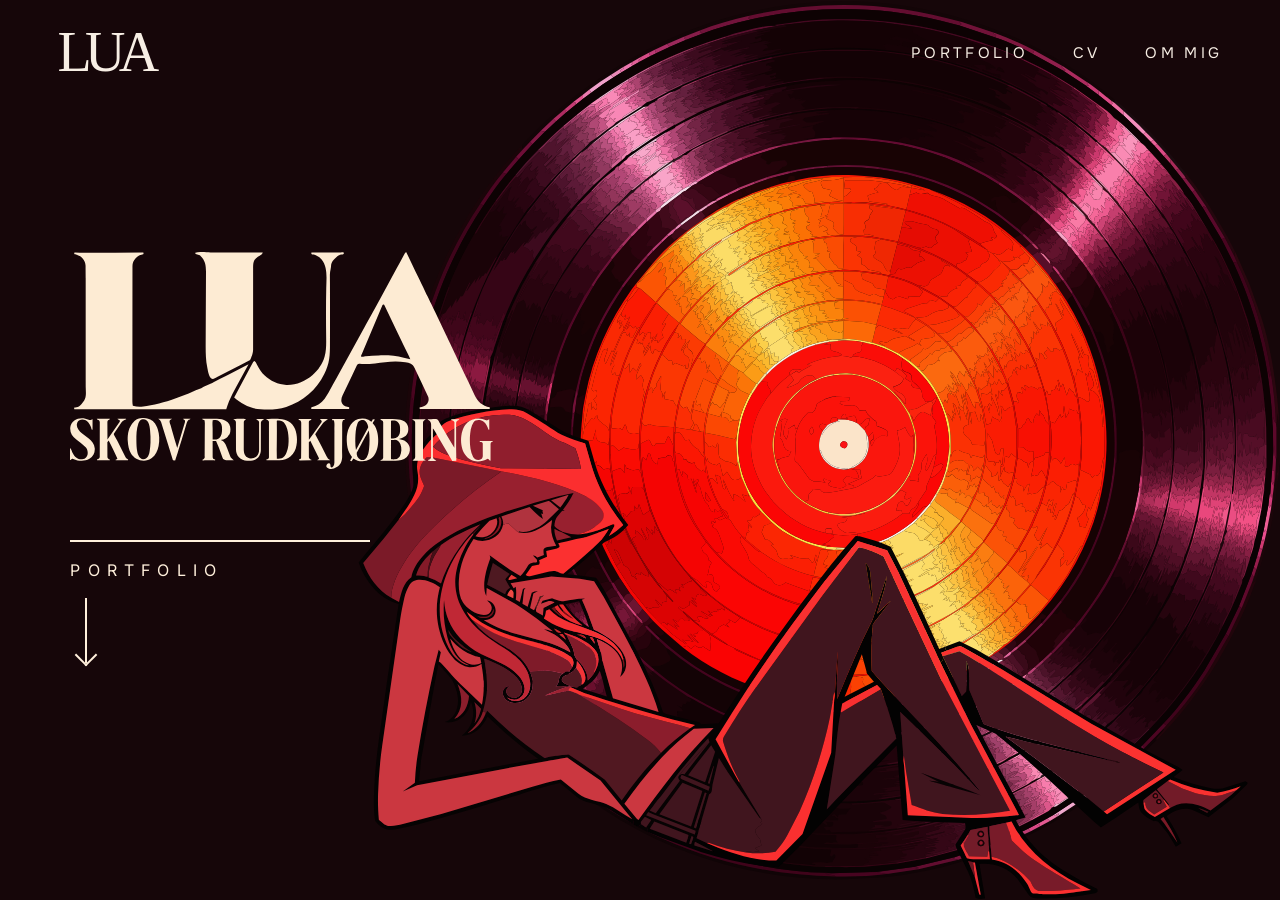
<file: index.html>
<!doctype html>
<html lang="da">
  <head>
    <meta charset="UTF-8" />
    <meta name="viewport" content="width=device-width, initial-scale=1.0" />

    <link rel="icon" type="image/svg+xml" href="img/favi.svg" />

    <title>LUA PORTFOLIO</title>

    <!-- CSS -->
    <link rel="stylesheet" href="css/reset.css" />
    <link rel="stylesheet" href="css/generel.css" />
    <link rel="stylesheet" href="css/header.css" />
    <link rel="stylesheet" href="css/index.css" />

    <!-- Google Fonts -->
    <link rel="preconnect" href="https://fonts.googleapis.com" />
    <link rel="preconnect" href="https://fonts.gstatic.com" crossorigin />
    <link
      href="https://fonts.googleapis.com/css2?family=Aboreto&family=Alegreya:ital,wght@0,400..900;1,400..900&family=Dela+Gothic+One&family=Delius&family=Intel+One+Mono:ital,wght@0,300..700;1,300..700&family=Inter:ital,opsz,wght@0,14..32,100..900;1,14..32,100..900&family=Krona+One&family=Lora:ital,wght@0,400..700;1,400..700&family=Montserrat:ital,wght@0,100..900;1,100..900&family=Noto+Serif:ital,wght@0,100..900;1,100..900&family=Onest:wght@100..900&family=Pacifico&family=Patrick+Hand&family=Playfair+Display:ital,wght@0,400..900;1,400..900&family=Raleway:ital,wght@0,100..900;1,100..900&family=Roboto:ital,wght@0,100..900;1,100..900&family=Rokkitt:ital,wght@0,100..900;1,100..900&family=Sigmar+One&family=Story+Script&family=Walter+Turncoat&display=swap"
      rel="stylesheet"
    />
  </head>

  <body>
    <!-- HEADER -->
    <header class="site-header">
      <a href="index.html" class="logo" aria-label="LUA – forsiden"> LUA </a>

      <button
        class="menu-toggle"
        type="button"
        aria-label="Åbn menu"
        aria-expanded="false"
        aria-controls="main-navigation"
      >
        <span></span>
        <span></span>
      </button>

      <nav class="main-navigation" id="main-navigation">
        <ul>
          <li>
            <a href="portfolio.html">Portfolio</a>
          </li>
          <li>
            <a href="cv.html">CV</a>
          </li>
          <li>
            <a href="about.html">Om mig</a>
          </li>
        </ul>
      </nav>
    </header>

    <main>
      <!-- HERO / FORSIDE -->
      <section class="hero" aria-label="LUA portfolio forside">
        <!-- Plade og pige -->
        <img
          class="hero-pic"
          src="img/front-pic.svg"
          alt=""
          aria-hidden="true"
        />

        <!-- LUA og SKOV RUDKJØBING -->
        <img
          class="hero-text"
          src="img/front-text-b.svg"
          alt="LUA – Skov Rudkjøbing. Portfolio"
        />

        <!-- Portfolio-streg, tekst og pil -->
        <div class="hero-portfolio">
          <span class="portfolio-line"></span>

          <a href="portfolio.html" class="portfolio-link"> PORTFOLIO </a>

          <a
            href="portfolio.html"
            class="portfolio-arrow"
            aria-label="Gå til portfolio"
          >
            <span></span>
          </a>
        </div>
      </section>

      <!-- CV -->
      <section id="cv">
        <!-- CV-indhold kommer her -->
      </section>

      <!-- KONTAKT -->
      <section id="kontakt">
        <!-- Kontaktindhold kommer her -->
      </section>
    </main>

    <!-- JavaScript til header og burger-menu -->
    <script src="js/header.js"></script>
  </body>
</html>
</file>
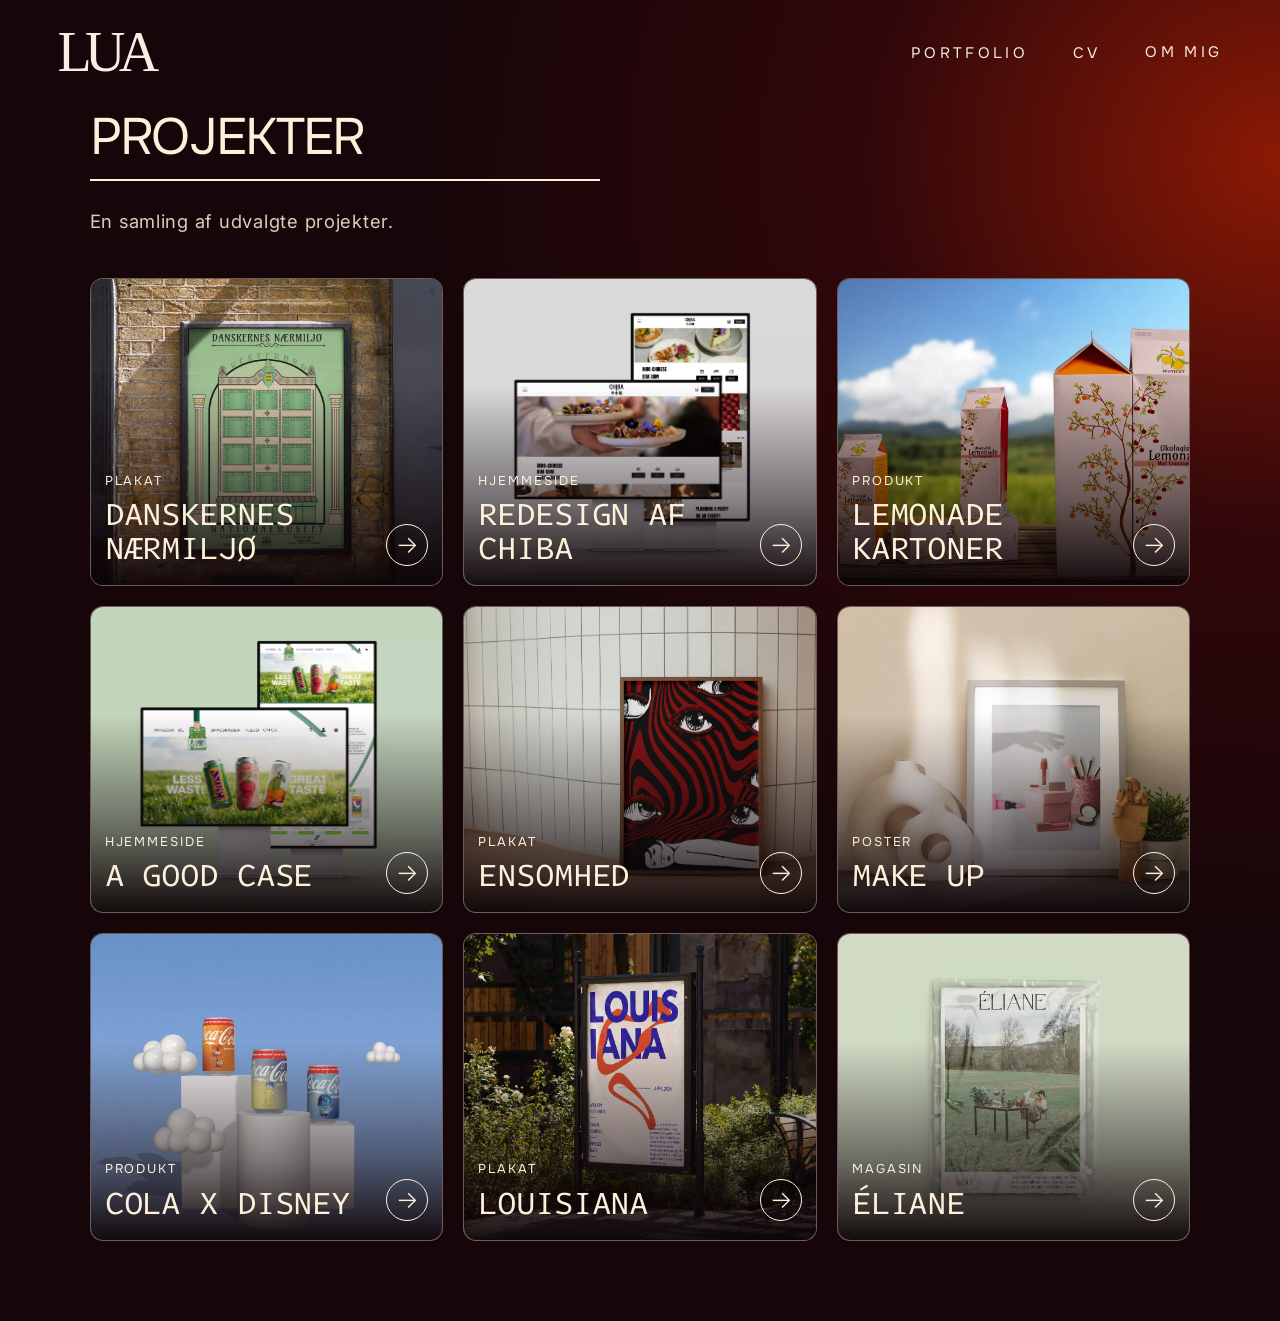
<file: portfolio.html>
<!doctype html>
<html lang="da">
  <head>
    <meta charset="UTF-8" />
    <meta name="viewport" content="width=device-width, initial-scale=1.0" />
    <link rel="icon" type="image/svg+xml" href="img/favi.svg" />
    <title>LUA PORTFOLIO</title>
    <link rel="stylesheet" href="css/reset.css" />
    <link rel="stylesheet" href="css/generel.css" />
    <link rel="stylesheet" href="css/header.css" />
    <link rel="stylesheet" href="css/portfolio.css" />
    <!-- Google Fonts -->
    <link rel="preconnect" href="https://fonts.googleapis.com" />
    <link rel="preconnect" href="https://fonts.gstatic.com" crossorigin />
    <link
      href="https://fonts.googleapis.com/css2?family=Aboreto&family=Alegreya:ital,wght@0,400..900;1,400..900&family=Dela+Gothic+One&family=Delius&family=Intel+One+Mono:ital,wght@0,300..700;1,300..700&family=Inter:ital,opsz,wght@0,14..32,100..900;1,14..32,100..900&family=Krona+One&family=Lora:ital,wght@0,400..700;1,400..700&family=Montserrat:ital,wght@0,100..900;1,100..900&family=Noto+Serif:ital,wght@0,100..900;1,100..900&family=Onest:wght@100..900&family=Pacifico&family=Patrick+Hand&family=Playfair+Display:ital,wght@0,400..900;1,400..900&family=Raleway:ital,wght@0,100..900;1,100..900&family=Roboto:ital,wght@0,100..900;1,100..900&family=Rokkitt:ital,wght@0,100..900;1,100..900&family=Sigmar+One&family=Story+Script&family=Walter+Turncoat&display=swap"
      rel="stylesheet"
    />
  </head>
  <body>
    <header class="site-header">
      <a href="index.html" class="logo" aria-label="LUA – forsiden"> LUA </a>

      <button
        class="menu-toggle"
        aria-label="Åbn menu"
        aria-expanded="false"
        aria-controls="main-navigation"
      >
        <span></span>
        <span></span>
      </button>

      <nav class="main-navigation" id="main-navigation">
        <ul>
          <li><a href="portfolio.html">Portfolio</a></li>
          <li><a href="cv.html">CV</a></li>
          <a href="about.html">Om mig</a>
        </ul>
      </nav>
    </header>

    <main class="portfolio-page">
      <section class="projects-intro">
        <h1>PROJEKTER</h1>
        <div class="intro-line"></div>
        <p>En samling af udvalgte projekter.</p>
      </section>

      <section class="projects-grid" aria-label="Mine projekter">
        <a href="project1.html" class="project-card">
          <img src="img/portfolio/1.webp" alt="Illustration af nattebyen" />
          <div class="project-info">
            <span>PLAKAT</span>
            <h2>DANSKERNES NÆRMILJØ</h2>
          </div>
          <span class="project-arrow" aria-hidden="true">→</span>
        </a>

        <a href="project2.html" class="project-card">
          <img src="img/portfolio/2.webp" alt="Illustration af et skovhus" />
          <div class="project-info">
            <span>HJEMMESIDE</span>
            <h2>REDESIGN AF CHIBA</h2>
          </div>
          <span class="project-arrow" aria-hidden="true">→</span>
        </a>

        <a href="project3.html" class="project-card">
          <img src="img/portfolio/3.webp" alt="Portrætstudie" />
          <div class="project-info">
            <span>PRODUKT</span>
            <h2>LEMONADE KARTONER</h2>
          </div>
          <span class="project-arrow" aria-hidden="true">→</span>
        </a>

        <a href="project4.html" class="project-card">
          <img src="img/portfolio/4.webp" alt="Grafisk design af vinylcover" />
          <div class="project-info">
            <span>HJEMMESIDE</span>
            <h2>A GOOD CASE</h2>
          </div>
          <span class="project-arrow" aria-hidden="true">→</span>
        </a>
        <a href="project8.html" class="project-card">
          <img src="img/portfolio/9.webp" alt="Projekt 9" />
          <div class="project-info">
            <span>PLAKAT</span>
            <h2>ENSOMHED</h2>
          </div>
          <span class="project-arrow" aria-hidden="true">→</span>
        </a>

        <a href="project6.html" class="project-card">
          <img src="img/portfolio/14.webp" alt="Projekt 14" />
          <div class="project-info">
            <span>POSTER</span>
            <h2>MAKE UP</h2>
          </div>
          <span class="project-arrow" aria-hidden="true">→</span>
        </a>

        <!-- Projekt 7–15 -->

        <a href="project7.html" class="project-card">
          <img src="img/portfolio/7.webp" alt="Projekt 7" />
          <div class="project-info">
            <span>PRODUKT</span>
            <h2>COLA X DISNEY</h2>
          </div>
          <span class="project-arrow" aria-hidden="true">→</span>
        </a>
        <a href="project5.html" class="project-card">
          <img src="img/portfolio/6.webp" alt="Illustration af et bylandskab" />
          <div class="project-info">
            <span>PLAKAT</span>
            <h2>LOUISIANA</h2>
          </div>
          <span class="project-arrow" aria-hidden="true">→</span>
        </a>

        <a href="project9.html" class="project-card">
          <img src="img/portfolio/8.webp" alt="Projekt 9" />
          <div class="project-info">
            <span>MAGASIN</span>
            <h2>ÉLIANE</h2>
          </div>
          <span class="project-arrow" aria-hidden="true">→</span>
        </a>
      </section>
    </main>

    <!-- Link til JS -->
    <script src="js/header.js"></script>
  </body>
</html>
</file>
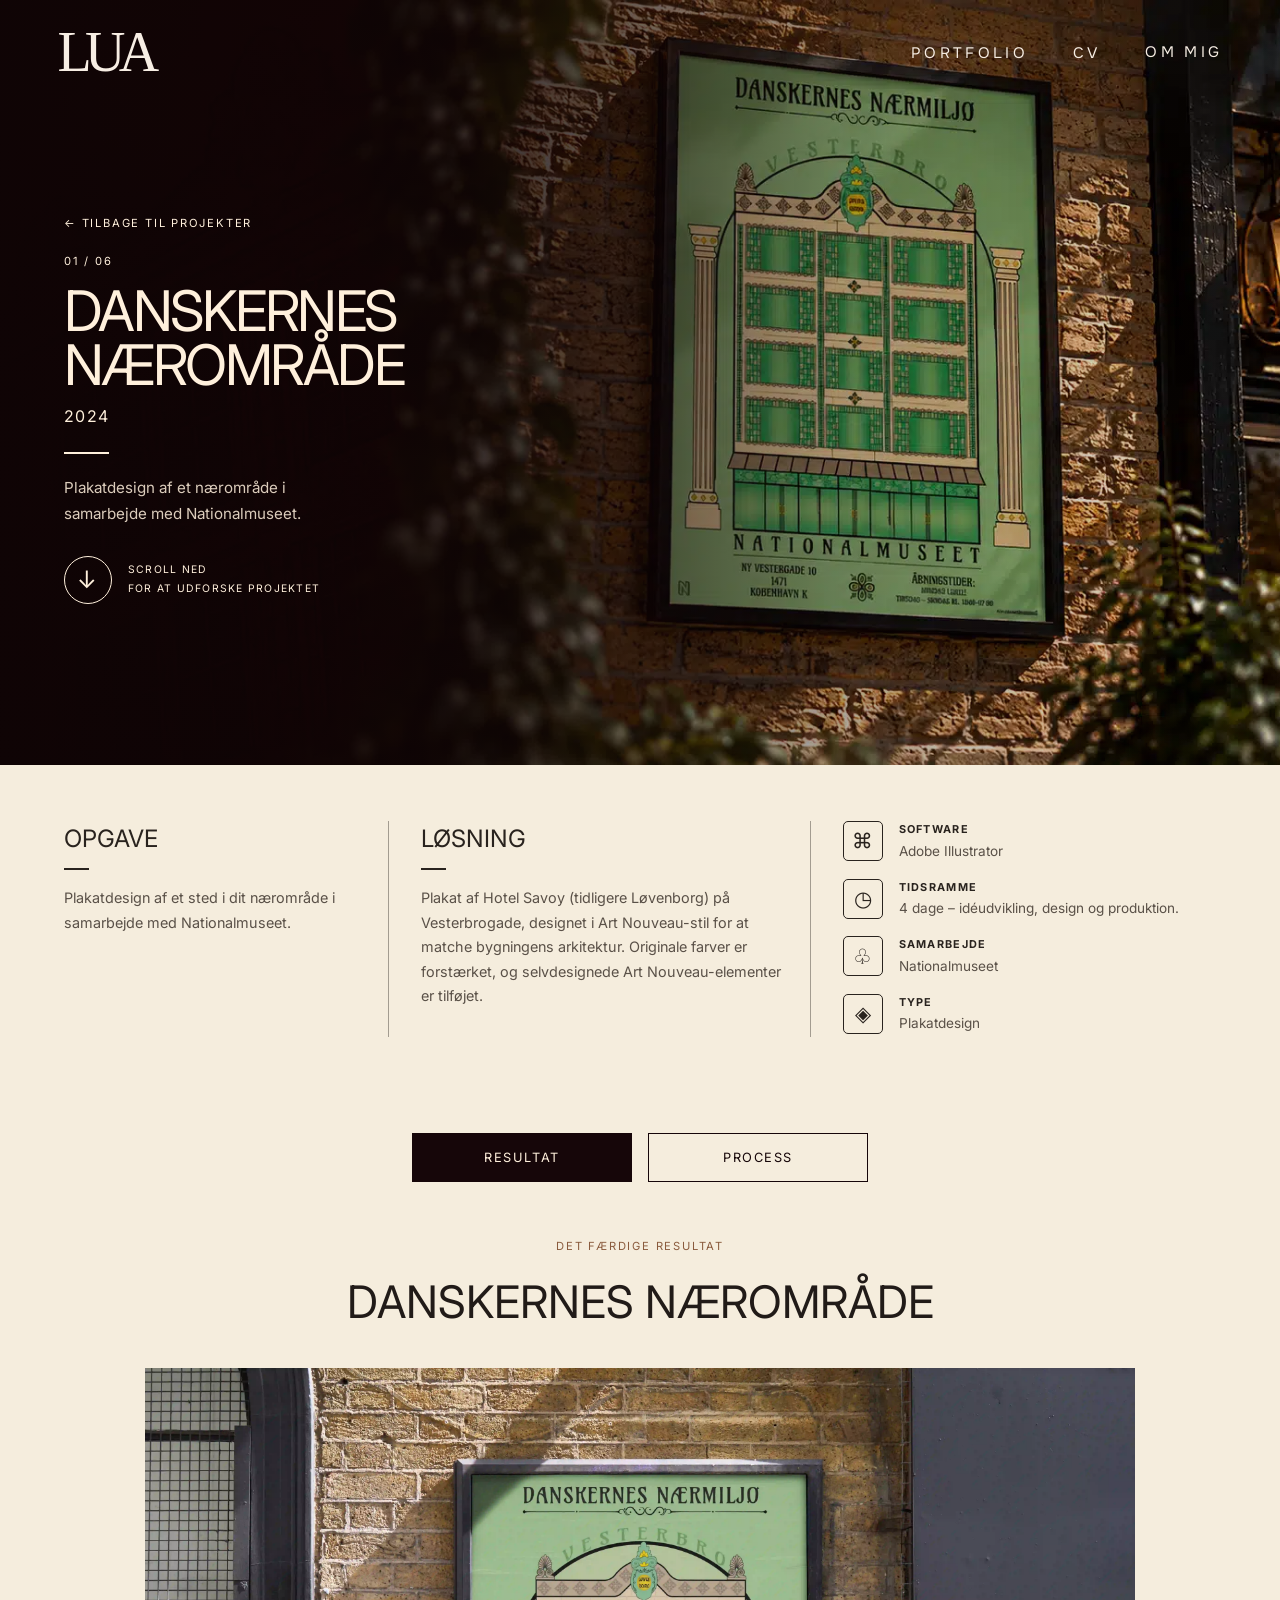
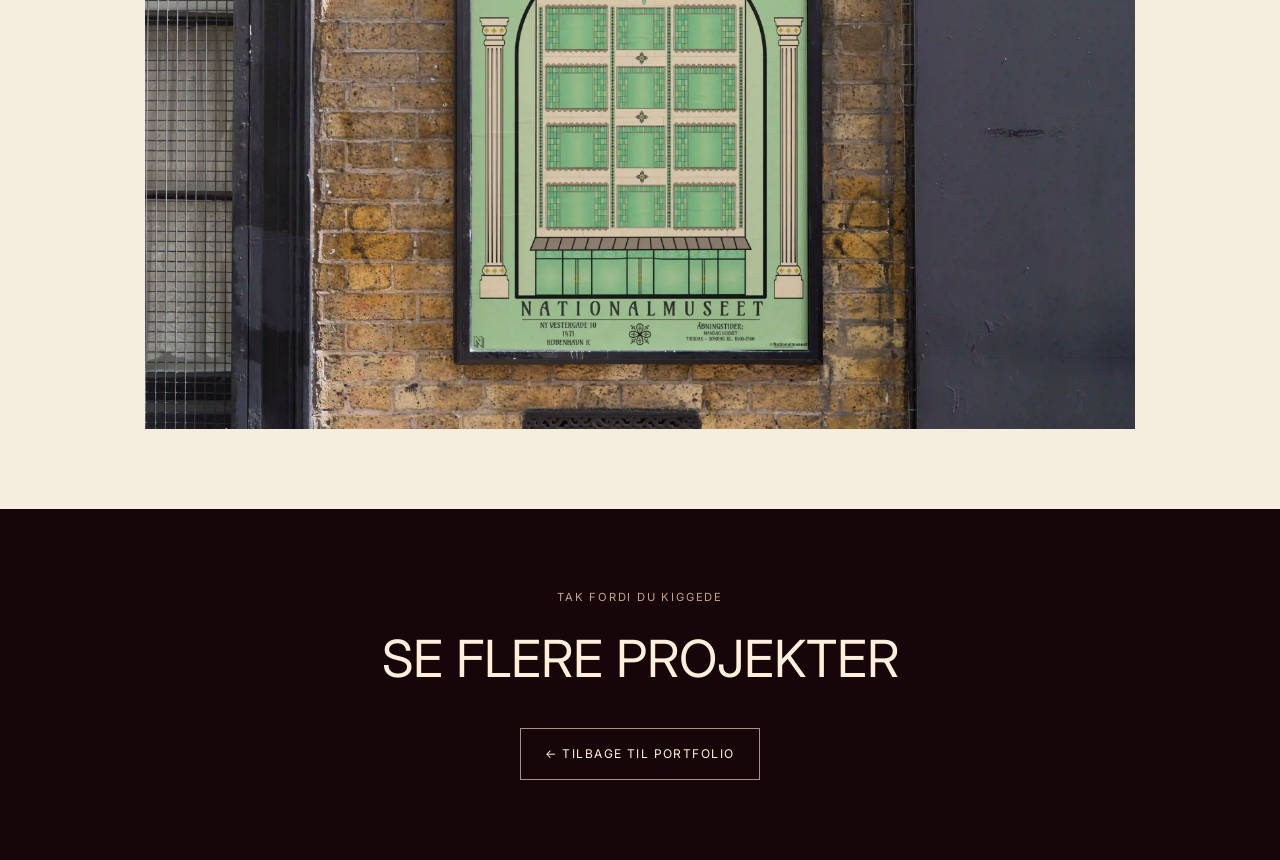
<file: project1.html>
<!doctype html>
<html lang="da">
  <head>
    <meta charset="UTF-8" />
    <meta name="viewport" content="width=device-width, initial-scale=1.0" />
    <link rel="icon" type="image/svg+xml" href="img/favi.svg" />
    <title>Danskernes Nærområde | LUA Portfolio</title>

    <link rel="stylesheet" href="css/reset.css" />
    <link rel="stylesheet" href="css/generel.css" />
    <link rel="stylesheet" href="css/header.css" />
    <link rel="stylesheet" href="css/project1.css" />

    <!-- Google Fonts -->
    <link rel="preconnect" href="https://fonts.googleapis.com" />
    <link rel="preconnect" href="https://fonts.gstatic.com" crossorigin />
    <link
      href="https://fonts.googleapis.com/css2?family=Aboreto&family=Alegreya:ital,wght@0,400..900;1,400..900&family=Dela+Gothic+One&family=Delius&family=Intel+One+Mono:ital,wght@0,300..700;1,300..700&family=Inter:ital,opsz,wght@0,14..32,100..900;1,14..32,100..900&family=Krona+One&family=Lora:ital,wght@0,400..700;1,400..700&family=Montserrat:ital,wght@0,100..900;1,100..900&family=Noto+Serif:ital,wght@0,100..900;1,100..900&family=Onest:wght@100..900&family=Pacifico&family=Patrick+Hand&family=Playfair+Display:ital,wght@0,400..900;1,400..900&family=Raleway:ital,wght@0,100..900;1,100..900&family=Roboto:ital,wght@0,100..900;1,100..900&family=Rokkitt:ital,wght@0,100..900;1,100..900&family=Sigmar+One&family=Story+Script&family=Walter+Turncoat&display=swap"
      rel="stylesheet"
    />
  </head>

  <body>
    <header class="site-header">
      <a href="index.html" class="logo" aria-label="LUA – forsiden">LUA</a>
      <button
        class="menu-toggle"
        aria-label="Åbn menu"
        aria-expanded="false"
        aria-controls="main-navigation"
      >
        <span></span><span></span>
      </button>
      <nav class="main-navigation" id="main-navigation">
        <ul>
          <li><a href="portfolio.html">Portfolio</a></li>
          <li><a href="cv.html">CV</a></li>
          <a href="about.html">Om mig</a>
        </ul>
      </nav>
    </header>

    <main class="project-page">
      <section class="project-hero">
        <img
          class="project-hero-image"
          src="img/1/header.webp"
          alt="Danskernes Nærområde – plakat ved bygningens facade"
        />
        <div class="project-hero-content">
          <a href="portfolio.html" class="back-link">← TILBAGE TIL PROJEKTER</a>
          <span class="project-number">01 / 06</span>
          <h1>DANSKERNES<br />NÆROMRÅDE</h1>
          <p class="project-year">2024</p>
          <span class="hero-divider"></span>
          <p class="hero-description">
            Plakatdesign af et nærområde i samarbejde med Nationalmuseet.
          </p>
          <a href="#projektvisning" class="scroll-link">
            <span class="scroll-circle">↓</span>
            <span>SCROLL NED<br />FOR AT UDFORSKE PROJEKTET</span>
          </a>
        </div>
      </section>

      <section class="project-overview" aria-label="Projektoversigt">
        <article class="overview-column">
          <h2>OPGAVE</h2>
          <span class="small-divider"></span>
          <p>
            Plakatdesign af et sted i dit nærområde i samarbejde med
            Nationalmuseet.
          </p>
        </article>

        <article class="overview-column">
          <h2>LØSNING</h2>
          <span class="small-divider"></span>
          <p>
            Plakat af Hotel Savoy (tidligere Løvenborg) på Vesterbrogade,
            designet i Art Nouveau-stil for at matche bygningens arkitektur.
            Originale farver er forstærket, og selvdesignede Art
            Nouveau-elementer er tilføjet.
          </p>
        </article>

        <article class="overview-column overview-details">
          <div class="detail-item">
            <span class="detail-icon">⌘</span>
            <div>
              <h3>SOFTWARE</h3>
              <p>Adobe Illustrator</p>
            </div>
          </div>
          <div class="detail-item">
            <span class="detail-icon">◷</span>
            <div>
              <h3>TIDSRAMME</h3>
              <p>4 dage – idéudvikling, design og produktion.</p>
            </div>
          </div>
          <div class="detail-item">
            <span class="detail-icon">♧</span>
            <div>
              <h3>SAMARBEJDE</h3>
              <p>Nationalmuseet</p>
            </div>
          </div>
          <div class="detail-item">
            <span class="detail-icon">◈</span>
            <div>
              <h3>TYPE</h3>
              <p>Plakatdesign</p>
            </div>
          </div>
        </article>
      </section>

      <!-- KNAPPER -->
      <div
        class="project-tabs"
        id="projektvisning"
        role="tablist"
        aria-label="Vælg projektvisning"
      >
        <button
          class="project-tab"
          id="tab-resultat"
          type="button"
          role="tab"
          aria-selected="true"
          aria-controls="panel-resultat"
          data-tab="resultat"
        >
          Resultat
        </button>
        <button
          class="project-tab"
          id="tab-process"
          type="button"
          role="tab"
          aria-selected="false"
          aria-controls="panel-process"
          data-tab="process"
        >
          Process
        </button>
      </div>

      <!-- RESULTAT: VISES FØRST -->
      <section
        class="project-tab-panel result-panel"
        id="panel-resultat"
        role="tabpanel"
        aria-labelledby="tab-resultat"
        data-panel="resultat"
      >
        <div class="result-heading">
          <span class="section-kicker">DET FÆRDIGE RESULTAT</span>
          <h2>DANSKERNES NÆROMRÅDE</h2>
        </div>
        <figure class="result-image">
          <img
            src="img/1/ramme.webp"
            alt="Det færdige plakatdesign Danskernes Nærområde i en ramme"
            loading="lazy"
          />
        </figure>
      </section>

      <!-- PROCESS: VISES NÅR MAN TRYKKER PÅ PROCESS -->
      <div
        class="project-tab-panel"
        id="panel-process"
        role="tabpanel"
        aria-labelledby="tab-process"
        data-panel="process"
        hidden
      >
        <section class="concept-section" id="koncept">
          <div class="section-heading">
            <span class="section-kicker">01 — PROCESSEN</span>
            <h2>KONCEPT &amp; IDÉ</h2>
            <span class="section-divider"></span>
          </div>

          <div class="concept-intro">
            <p>
              Målet med projektet var at skabe en plakat, der formidler
              bygningens historie og arkitektoniske særpræg. Jeg tog
              udgangspunkt i Hotel Savoys facade og arbejdede med Art Nouveau
              som visuel inspiration.
            </p>
            <p>
              Jeg ønskede at bevare bygningens karakter, samtidig med at jeg
              fremhævede de dekorative detaljer, farver og former. Resultatet
              blev en plakat, hvor arkitekturen og de grafiske elementer spiller
              sammen.
            </p>
          </div>

          <div class="concept-images">
            <figure class="concept-image concept-building">
              <img
                src="img/1/hotel.webp"
                alt="Hotel Savoys facade og arkitektur"
                loading="lazy"
              />
              <figcaption>BYGNINGEN — MIT VISUELLE UDGANGSPUNKT</figcaption>
            </figure>
            <figure class="concept-image">
              <img
                src="img/1/moodboard.webp"
                alt="Moodboard med inspiration til plakatens stil og farver"
                loading="lazy"
              />
              <figcaption>MOODBOARD — INSPIRATION OG STEMNING</figcaption>
            </figure>
          </div>

          <div class="palette-section">
            <div>
              <span class="section-kicker">VISUEL IDENTITET</span>
              <h3>FARVEPALETTE</h3>
              <p>
                Farver inspireret af bygningens facade og de dekorative
                detaljer.
              </p>
            </div>
            <div class="color-palette" aria-label="Farvepalette">
              <div class="color-swatch">
                <span
                  class="swatch-color"
                  style="background-color: #d7e8b5"
                ></span
                ><span>GRØN</span>
              </div>
              <div class="color-swatch">
                <span
                  class="swatch-color"
                  style="background-color: #648b60"
                ></span
                ><span>SKOVGRØN</span>
              </div>
              <div class="color-swatch">
                <span
                  class="swatch-color"
                  style="background-color: #e5c58a"
                ></span
                ><span>OKKER</span>
              </div>
              <div class="color-swatch">
                <span
                  class="swatch-color"
                  style="background-color: #f5e8c9"
                ></span
                ><span>CREME</span>
              </div>
              <div class="color-swatch">
                <span
                  class="swatch-color"
                  style="background-color: #34251e"
                ></span
                ><span>MØRK BRUN</span>
              </div>
            </div>
          </div>
        </section>

        <section class="process-section">
          <div class="section-heading">
            <span class="section-kicker">02 — FRA SKITSE TIL RESULTAT</span>
            <h2>DESIGNPROCESSEN</h2>
            <span class="section-divider"></span>
          </div>

          <div class="process-layout">
            <div class="process-column">
              <div class="process-block">
                <h3>SKITSER</h3>
                <p>
                  Processen startede med håndskitser, hvor jeg undersøgte
                  bygningens struktur, ornamenter og typografi. Derefter
                  udviklede jeg de grafiske elementer digitalt i Adobe
                  Illustrator.
                </p>
              </div>
              <div class="sketch-grid">
                <figure>
                  <img
                    src="img/1/skitse1.webp"
                    alt="Første skitse af bygningens udtryk"
                    loading="lazy"
                  />
                </figure>
                <figure>
                  <img
                    src="img/1/skitse2.webp"
                    alt="Skitse af facade og ornamenter"
                    loading="lazy"
                  />
                </figure>
                <figure>
                  <img
                    src="img/1/skitse3.webp"
                    alt="Skitse af plakatens komposition"
                    loading="lazy"
                  />
                </figure>
              </div>
            </div>

            <div class="details-block">
              <h3>DETALJER</h3>
              <p>
                Jeg arbejdede med små detaljer inspireret af Art Nouveau, blandt
                andet Løvenborg-symbolet, søjler og vinduer. Elementerne er med
                til at fremhæve bygningens historiske udtryk.
              </p>
              <div class="detail-image-grid">
                <figure>
                  <img
                    src="img/1/detail1.svg"
                    alt="Dekorativt Løvenborg-symbol"
                    loading="lazy"
                  />
                </figure>
                <figure>
                  <img
                    src="img/1/detail2.svg"
                    alt="Dekorativ søjle"
                    loading="lazy"
                  />
                </figure>
                <figure>
                  <img
                    src="img/1/detail3.webp"
                    alt="Dekorative vinduer"
                    loading="lazy"
                  />
                </figure>
              </div>
            </div>

            <div class="final-poster">
              <div class="poster-heading">
                <span class="section-kicker">DET FÆRDIGE RESULTAT</span>
                <h3>PLAKATDESIGN</h3>
              </div>
              <figure>
                <img
                  src="img/1/poster.webp"
                  alt="Den færdige plakat for Danskernes Nærområde"
                  loading="lazy"
                />
                <figcaption>DANSKERNES NÆROMRÅDE — 2024</figcaption>
              </figure>
            </div>
          </div>
        </section>
      </div>

      <section class="project-end">
        <span class="section-kicker">TAK FORDI DU KIGGEDE</span>
        <h2>SE FLERE PROJEKTER</h2>
        <a href="portfolio.html" class="back-to-portfolio"
          >← TILBAGE TIL PORTFOLIO</a
        >
      </section>
    </main>

    <script src="js/header.js"></script>
    <script src="js/project-tabs.js"></script>
  </body>
</html>
</file>
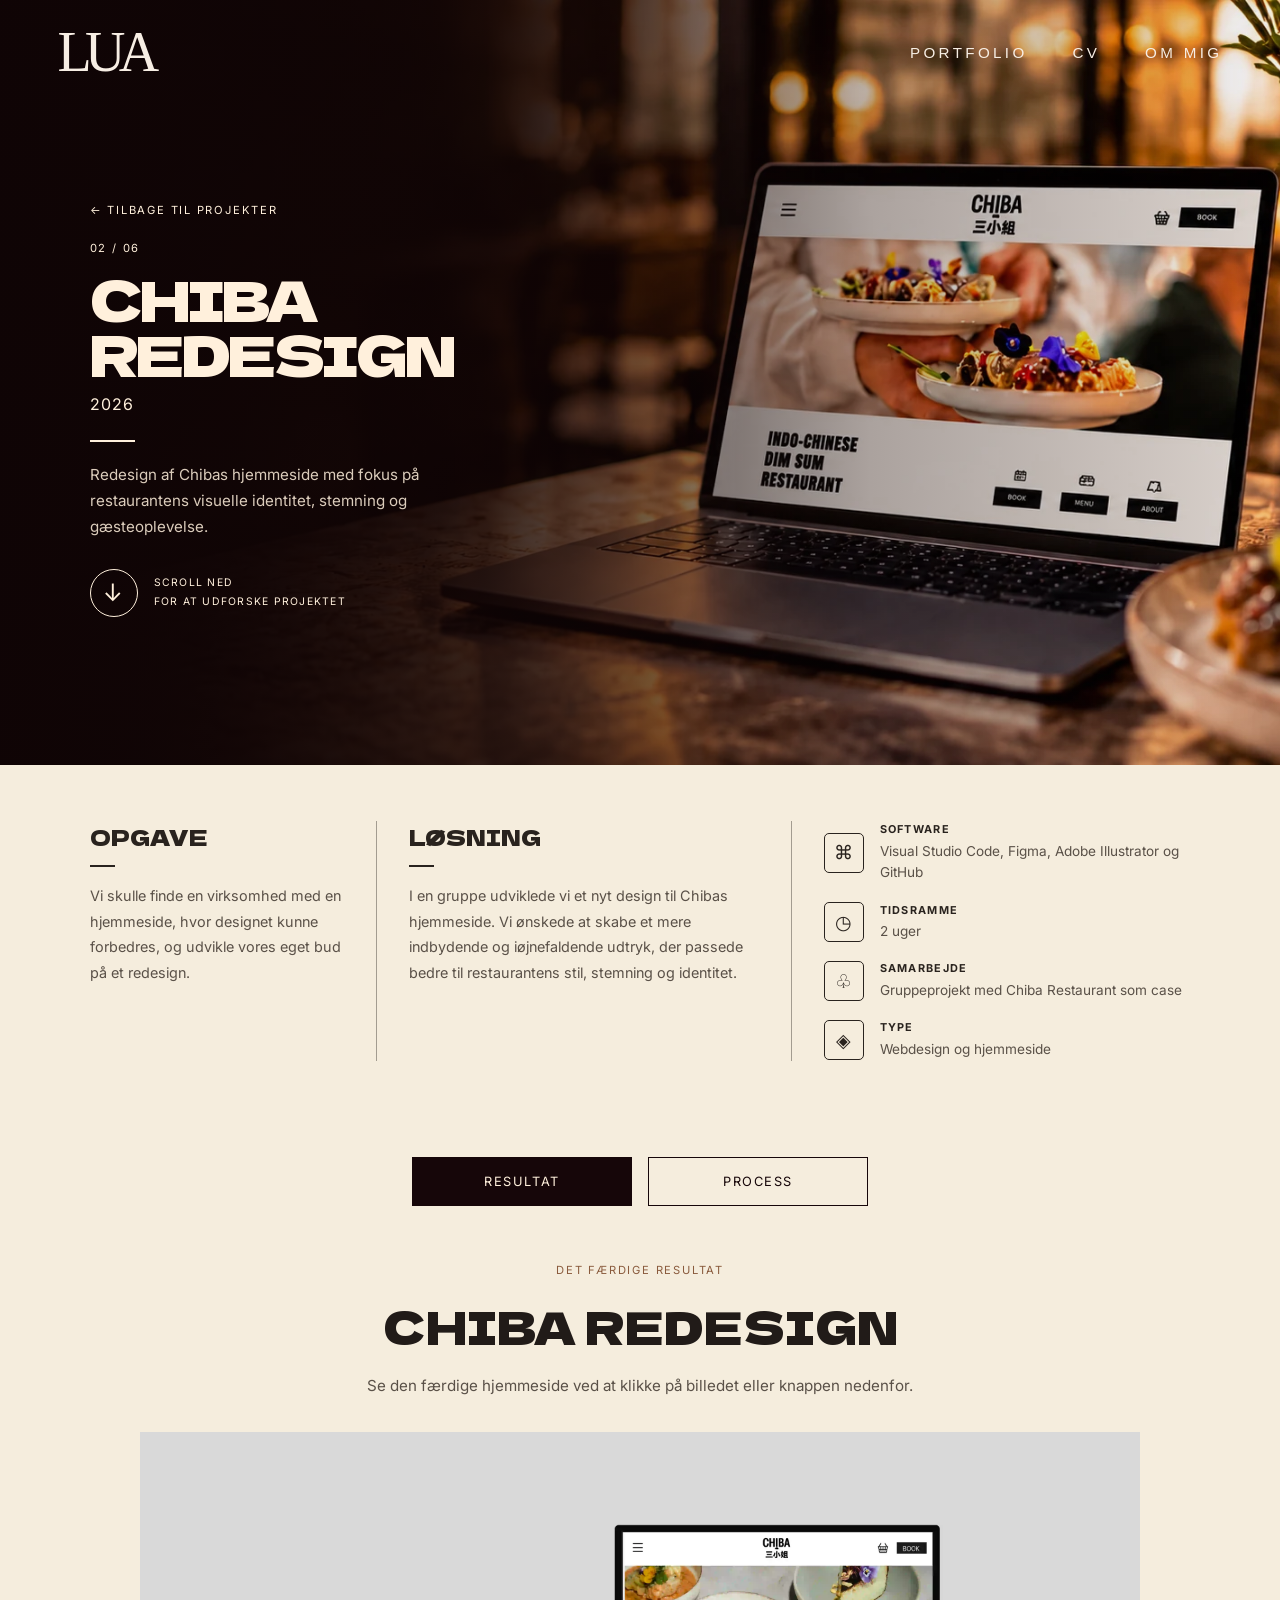
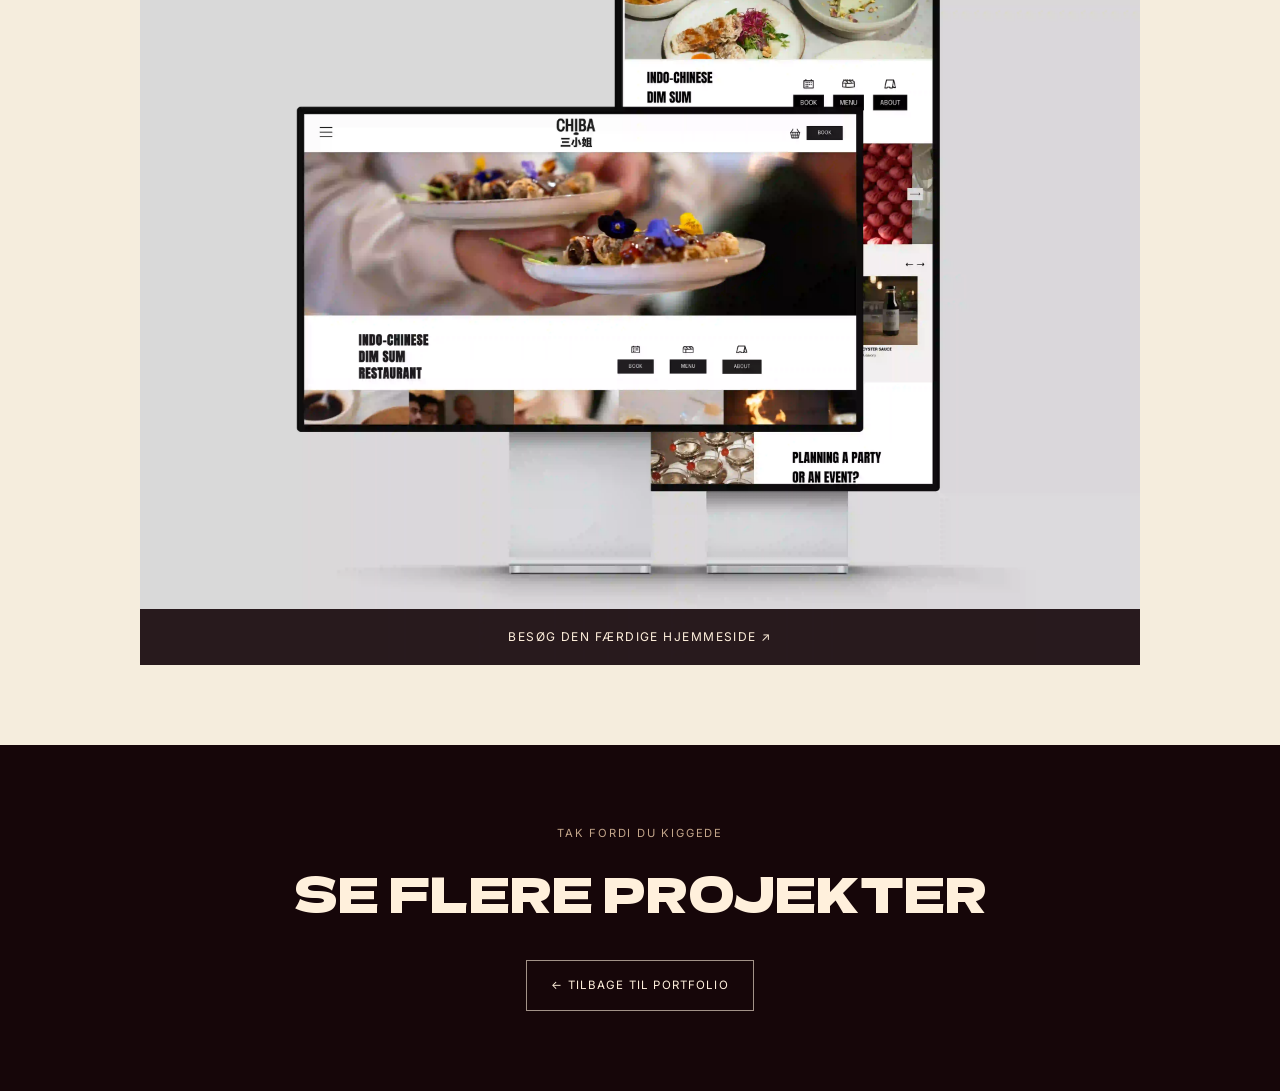
<file: project2.html>
<!doctype html>
<html lang="da">
  <head>
    <meta charset="UTF-8" />
    <meta name="viewport" content="width=device-width, initial-scale=1.0" />
    <link rel="icon" type="image/svg+xml" href="img/favi.svg" />

    <title>Chiba Redesign | LUA Portfolio</title>

    <!-- CSS -->
    <link rel="stylesheet" href="css/reset.css" />
    <link rel="stylesheet" href="css/generel.css" />
    <link rel="stylesheet" href="css/header.css" />
    <link rel="stylesheet" href="css/project2.css" />

    <!-- Google Fonts -->
    <link rel="preconnect" href="https://fonts.googleapis.com" />
    <link rel="preconnect" href="https://fonts.gstatic.com" crossorigin />
    <link
      href="https://fonts.googleapis.com/css2?family=Inter:wght@400;500;600;700&family=Dela+Gothic+One&display=swap"
      rel="stylesheet"
    />
  </head>

  <body>
    <!-- HEADER -->
    <header class="site-header">
      <a href="index.html" class="logo" aria-label="LUA – forsiden"> LUA </a>

      <button
        class="menu-toggle"
        aria-label="Åbn menu"
        aria-expanded="false"
        aria-controls="main-navigation"
        type="button"
      >
        <span></span>
        <span></span>
      </button>

      <nav class="main-navigation" id="main-navigation">
        <ul>
          <li><a href="portfolio.html">Portfolio</a></li>
          <li><a href="cv.html">CV</a></li>
          <li><a href="about.html">Om mig</a></li>
        </ul>
      </nav>
    </header>

    <main class="project-page project2-page">
      <!-- HERO -->
      <section class="project-hero">
        <img
          class="project-hero-image"
          src="img/2/hero.webp"
          alt="Preview af redesignet hjemmeside for Chiba"
        />

        <div class="project-hero-content">
          <a href="portfolio.html" class="back-link">
            ← TILBAGE TIL PROJEKTER
          </a>

          <span class="project-number">02 / 06</span>

          <h1>CHIBA<br />REDESIGN</h1>

          <p class="project-year">2026</p>

          <span class="hero-divider"></span>

          <p class="hero-description">
            Redesign af Chibas hjemmeside med fokus på restaurantens visuelle
            identitet, stemning og gæsteoplevelse.
          </p>

          <a href="#projektvisning" class="scroll-link">
            <span class="scroll-circle">↓</span>
            <span>
              SCROLL NED<br />
              FOR AT UDFORSKE PROJEKTET
            </span>
          </a>
        </div>
      </section>

      <!-- OPGAVE OG LØSNING -->
      <section class="project-overview" aria-label="Projektoversigt">
        <article class="overview-column">
          <h2>OPGAVE</h2>
          <span class="small-divider"></span>

          <p>
            Vi skulle finde en virksomhed med en hjemmeside, hvor designet kunne
            forbedres, og udvikle vores eget bud på et redesign.
          </p>
        </article>

        <article class="overview-column">
          <h2>LØSNING</h2>
          <span class="small-divider"></span>

          <p>
            I en gruppe udviklede vi et nyt design til Chibas hjemmeside. Vi
            ønskede at skabe et mere indbydende og iøjnefaldende udtryk, der
            passede bedre til restaurantens stil, stemning og identitet.
          </p>
        </article>

        <article class="overview-column overview-details">
          <div class="detail-item">
            <span class="detail-icon">⌘</span>
            <div>
              <h3>SOFTWARE</h3>
              <p>Visual Studio Code, Figma, Adobe Illustrator og GitHub</p>
            </div>
          </div>

          <div class="detail-item">
            <span class="detail-icon">◷</span>
            <div>
              <h3>TIDSRAMME</h3>
              <p>2 uger</p>
            </div>
          </div>

          <div class="detail-item">
            <span class="detail-icon">♧</span>
            <div>
              <h3>SAMARBEJDE</h3>
              <p>Gruppeprojekt med Chiba Restaurant som case</p>
            </div>
          </div>

          <div class="detail-item">
            <span class="detail-icon">◈</span>
            <div>
              <h3>TYPE</h3>
              <p>Webdesign og hjemmeside</p>
            </div>
          </div>
        </article>
      </section>

      <!-- RESULTAT OG PROCESS-KNAPPER -->
      <div
        class="project-tabs"
        id="projektvisning"
        role="tablist"
        aria-label="Vælg projektvisning"
      >
        <button
          class="project-tab"
          id="tab-resultat"
          type="button"
          role="tab"
          aria-selected="true"
          aria-controls="panel-resultat"
          data-tab="resultat"
        >
          Resultat
        </button>

        <button
          class="project-tab"
          id="tab-process"
          type="button"
          role="tab"
          aria-selected="false"
          aria-controls="panel-process"
          data-tab="process"
        >
          Process
        </button>
      </div>

      <!-- RESULTAT: STANDARDVISNING -->
      <section
        class="project-tab-panel result-panel"
        id="panel-resultat"
        role="tabpanel"
        aria-labelledby="tab-resultat"
        data-panel="resultat"
      >
        <div class="result-heading">
          <span class="section-kicker">DET FÆRDIGE RESULTAT</span>
          <h2>CHIBA REDESIGN</h2>

          <p class="result-intro">
            Se den færdige hjemmeside ved at klikke på billedet eller knappen
            nedenfor.
          </p>
        </div>

        <a
          class="live-site-link"
          href="https://chiba-redesign.github.io/chibasite/"
          target="_blank"
          rel="noopener noreferrer"
          aria-label="Åbn den færdige Chiba-hjemmeside i en ny fane"
        >
          <img
            src="img/2/done.webp"
            alt="Mockup af den færdige Chiba-redesign hjemmeside"
            loading="lazy"
          />

          <span class="live-site-overlay">
            BESØG DEN FÆRDIGE HJEMMESIDE ↗
          </span>
        </a>
      </section>

      <!-- PROCESS -->
      <div
        class="project-tab-panel"
        id="panel-process"
        role="tabpanel"
        aria-labelledby="tab-process"
        data-panel="process"
        hidden
      >
        <!-- KONCEPT OG IDÉ -->
        <section class="concept-section" id="koncept">
          <div class="section-heading">
            <span class="section-kicker">01 — PROCESSEN</span>
            <h2>KONCEPT &amp; IDÉ</h2>
            <span class="section-divider"></span>
          </div>

          <div class="concept-intro">
            <p>
              Målet var at skabe et bedre redesign af Chibas eksisterende
              hjemmeside, så designet i højere grad afspejlede restaurantens
              stil og budskab. Vi ville gøre siden mere indbydende, visuel og
              inspirerende for kommende gæster.
            </p>

            <p>
              For at få en bedre forståelse af stedet interviewede vi ejeren og
              tog billeder af restauranten, maden og oplevelsen. Materialet blev
              en vigtig del af vores visuelle retning og hjalp os med at skabe
              et design med udgangspunkt i Chiba selv.
            </p>
          </div>

          <div class="concept-work">
            <!-- DEN GAMLE HJEMMESIDE -->
            <figure class="before-image">
              <img
                src="img/2/before.webp"
                alt="Den oprindelige hjemmeside for Chiba før redesignet"
                loading="lazy"
              />

              <figcaption>FØR — DEN EKSISTERENDE HJEMMESIDE</figcaption>
            </figure>

            <!-- TYND OPDELER MELLEM VENSTRE OG HØJRE SIDE -->
            <div class="concept-divider" aria-hidden="true"></div>

            <!-- HØJRE SIDE -->
            <div class="concept-right">
              <!-- MOODBOARD OG STYLETILE -->
              <div class="visual-guides">
                <figure>
                  <img
                    src="img/2/mood.webp"
                    alt="Moodboard med visuel inspiration til Chiba-redesignet"
                    loading="lazy"
                  />

                  <figcaption>MOODBOARD</figcaption>
                </figure>

                <figure>
                  <img
                    src="img/2/styletile.webp"
                    alt="Styletile med farver, typografi og visuelle elementer"
                    loading="lazy"
                  />

                  <figcaption>STYLETILE</figcaption>
                </figure>
              </div>

              <!-- BILLEDER FRA RESTAURANTEN -->
              <div class="photo-process">
                <div class="photo-grid">
                  <figure>
                    <img
                      src="img/2/pic1.webp"
                      alt="Billede taget til Chiba-projektet"
                      loading="lazy"
                    />
                  </figure>

                  <figure>
                    <img
                      src="img/2/pic2.webp"
                      alt="Stemningsbillede fra Chiba-projektet"
                      loading="lazy"
                    />
                  </figure>

                  <figure>
                    <img
                      src="img/2/pic3.webp"
                      alt="Billede af mad eller restaurant fra projektet"
                      loading="lazy"
                    />
                  </figure>

                  <figure>
                    <img
                      src="img/2/pic4.webp"
                      alt="Yderligere billede fra vores besøg hos Chiba"
                      loading="lazy"
                    />
                  </figure>
                </div>

                <p>
                  Vi tog selv billeder af restauranten og maden for at give
                  hjemmesiden et personligt og autentisk udtryk. Billederne
                  skulle formidle stemningen hos Chiba og give brugeren lyst til
                  at opleve restauranten.
                </p>
              </div>
            </div>
          </div>
        </section>

        <!-- DESIGNPROCESSEN -->
        <section class="process-section">
          <div class="section-heading">
            <span class="section-kicker">02 — FRA IDÉ TIL HJEMMESIDE</span>
            <h2>DESIGNPROCESSEN</h2>
            <span class="section-divider"></span>
          </div>

          <div class="process-layout">
            <!-- VENSTRE SIDE: WIREFRAMES -->
            <div class="wireframe-column">
              <div class="process-block">
                <h3>LO-FI WIREFRAMES</h3>

                <p>
                  Efter at have fastlagt den visuelle stil begyndte vi at
                  skitsere sidernes opbygning. Vi lavede lo-fi-wireframes for at
                  planlægge indhold, navigation og brugerflow, før vi gik videre
                  med det endelige design og kodningen.
                </p>
              </div>

              <!-- FIRE WIREFRAMES -->
              <div class="wireframe-grid">
                <figure>
                  <img
                    src="img/2/lofi1.webp"
                    alt="Lo-fi-wireframe af hjemmesidens forside"
                    loading="lazy"
                  />

                  <figcaption>
                    <strong>01 — FORSIDE</strong>
                    <span>
                      Introduktion til restauranten og dens univers.
                    </span>
                  </figcaption>
                </figure>

                <figure>
                  <img
                    src="img/2/lofi2.webp"
                    alt="Lo-fi-wireframe af Om-siden"
                    loading="lazy"
                  />

                  <figcaption>
                    <strong>02 — OM</strong>
                    <span>
                      Information om Chiba og restaurantens historie.
                    </span>
                  </figcaption>
                </figure>

                <figure>
                  <img
                    src="img/2/lofi3.webp"
                    alt="Lo-fi-wireframe af siden til booking af events"
                    loading="lazy"
                  />

                  <figcaption>
                    <strong>03 — BOOK EVENT</strong>
                    <span> En side til forespørgsler og arrangementer. </span>
                  </figcaption>
                </figure>

                <figure>
                  <img
                    src="img/2/lofi4.webp"
                    alt="Lo-fi-wireframe af webshoppen"
                    loading="lazy"
                  />

                  <figcaption>
                    <strong>04 — WEBSHOP</strong>
                    <span> Oversigt over produkter og købsmuligheder. </span>
                  </figcaption>
                </figure>
              </div>
            </div>

            <!-- HØJRE SIDE: KODNING -->
            <aside class="coding-block">
              <span class="section-kicker">FRA DESIGN TIL KODE</span>
              <h3>KODNING</h3>

              <p>
                Vi kodede hjemmesidens fire sider i Visual Studio Code og brugte
                GitHub til at samarbejde om projektet. Ved at arbejde med
                forskellige branches kunne vi udvikle hver vores dele og
                efterfølgende samle ændringerne i main. Det gjorde det lettere
                for os at arbejde på samme projekt og holde styr på vores kode
                undervejs.
              </p>

              <div class="coding-tags" aria-label="Værktøjer">
                <span>VISUAL STUDIO CODE</span>
                <span>GITHUB</span>
                <span>HTML &amp; CSS &amp; JavaScript</span>
              </div>
            </aside>
          </div>
        </section>

        <!-- DET FÆRDIGE RESULTAT I PROCESS-FANEN -->
        <section class="final-result-section">
          <div class="section-heading">
            <span class="section-kicker">03 — DET FÆRDIGE RESULTAT</span>
            <h2>DEN NYE CHIBA-HJEMMESIDE</h2>
            <span class="section-divider"></span>
          </div>

          <p class="final-result-intro">
            Det endelige redesign samler restaurantens visuelle udtryk på tværs
            af hjemmesidens sider og gør det nemmere at udforske Chiba.
          </p>

          <div class="finished-site-grid">
            <figure>
              <img
                src="img/2/index.webp"
                alt="Skærmbillede af den nye Chiba-hjemmesides forside"
                loading="lazy"
              />

              <figcaption>
                <strong>FORSIDE</strong>
                <span>Et visuelt første møde med Chiba.</span>
              </figcaption>
            </figure>

            <figure>
              <img
                src="img/2/about.webp"
                alt="Skærmbillede af Om-siden på den nye Chiba-hjemmeside"
                loading="lazy"
              />

              <figcaption>
                <strong>OM CHIBA</strong>
                <span>Restaurantens historie og identitet.</span>
              </figcaption>
            </figure>

            <figure>
              <img
                src="img/2/webshop.webp"
                alt="Skærmbillede af webshoppen på den nye Chiba-hjemmeside"
                loading="lazy"
              />

              <figcaption>
                <strong>WEBSHOP</strong>
                <span>En del af hjemmesidens samlede univers.</span>
              </figcaption>
            </figure>
          </div>
        </section>
      </div>

      <!-- AFSLUTNING -->
      <section class="project-end">
        <span class="section-kicker">TAK FORDI DU KIGGEDE</span>

        <h2>SE FLERE PROJEKTER</h2>

        <a href="portfolio.html" class="back-to-portfolio">
          ← TILBAGE TIL PORTFOLIO
        </a>
      </section>
    </main>

    <!-- JAVASCRIPT -->
    <script src="js/header.js"></script>
    <script src="js/project-tabs.js"></script>
  </body>
</html>
</file>
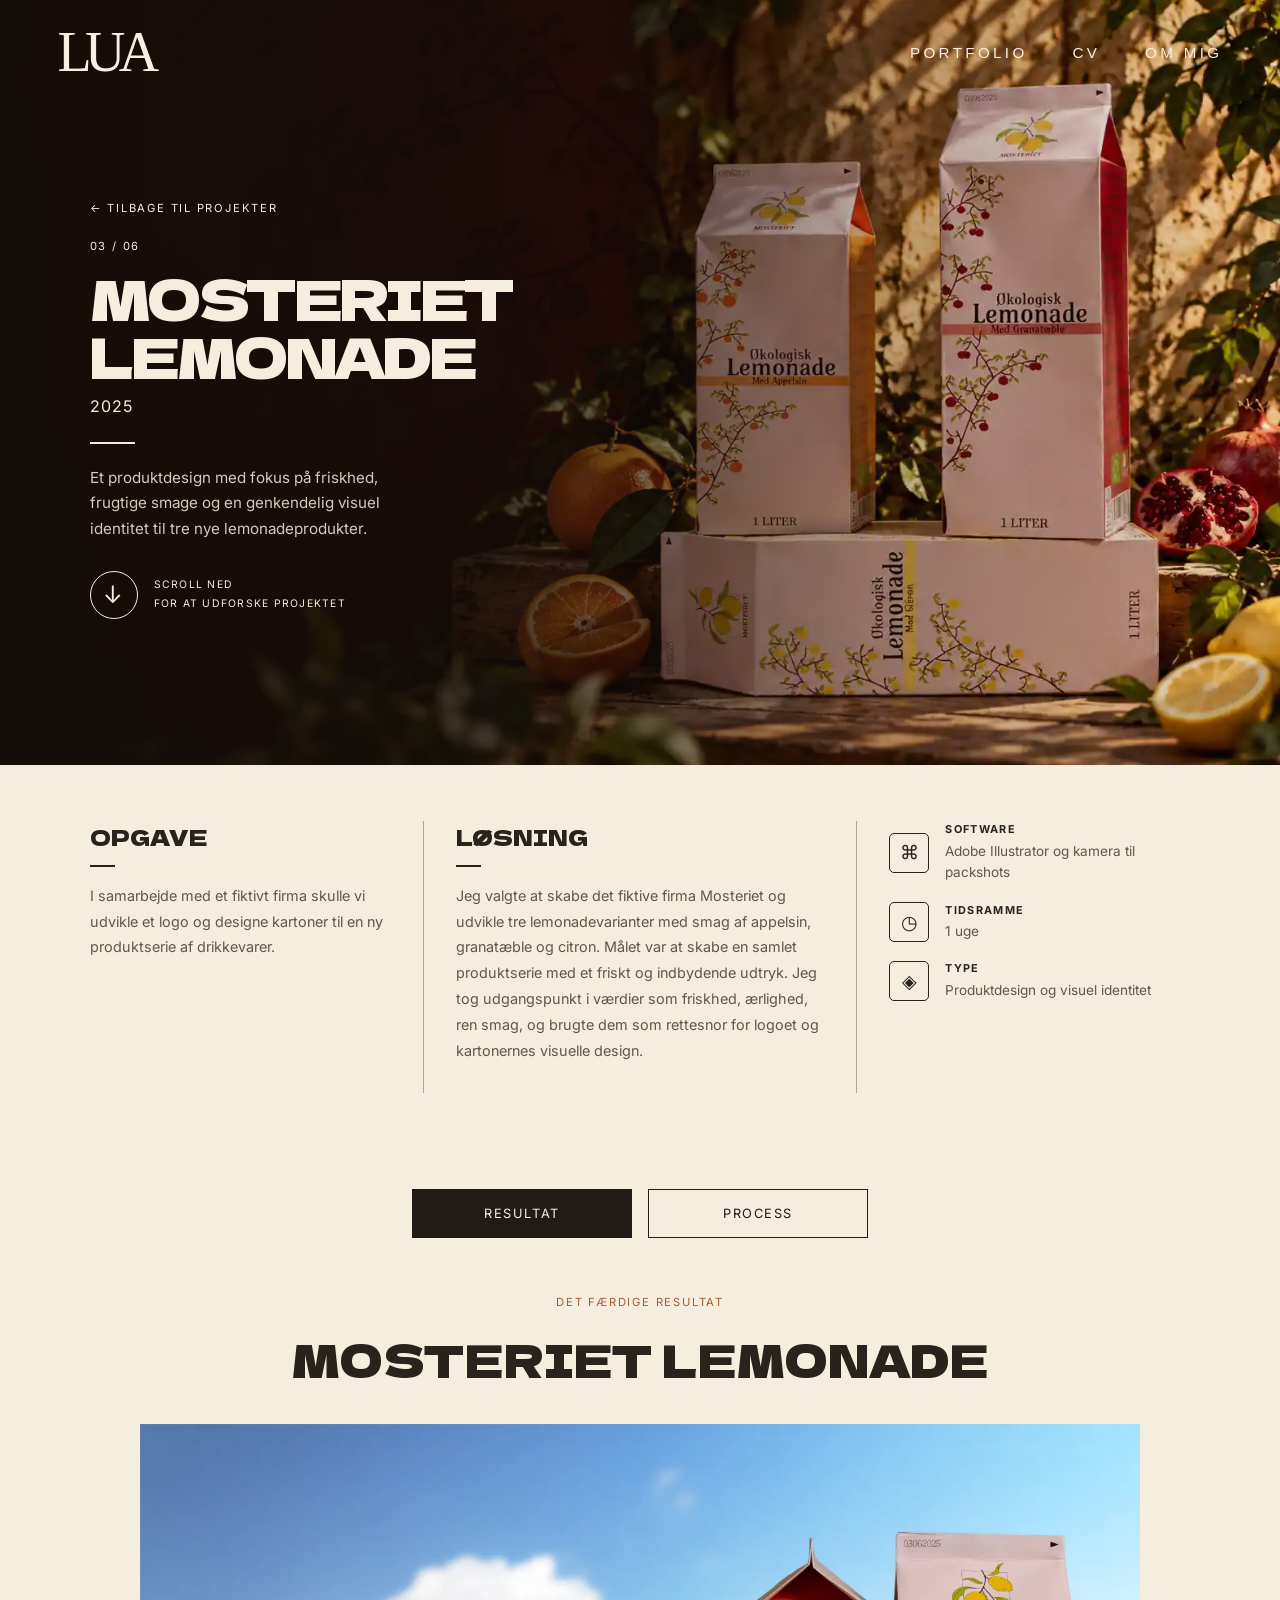
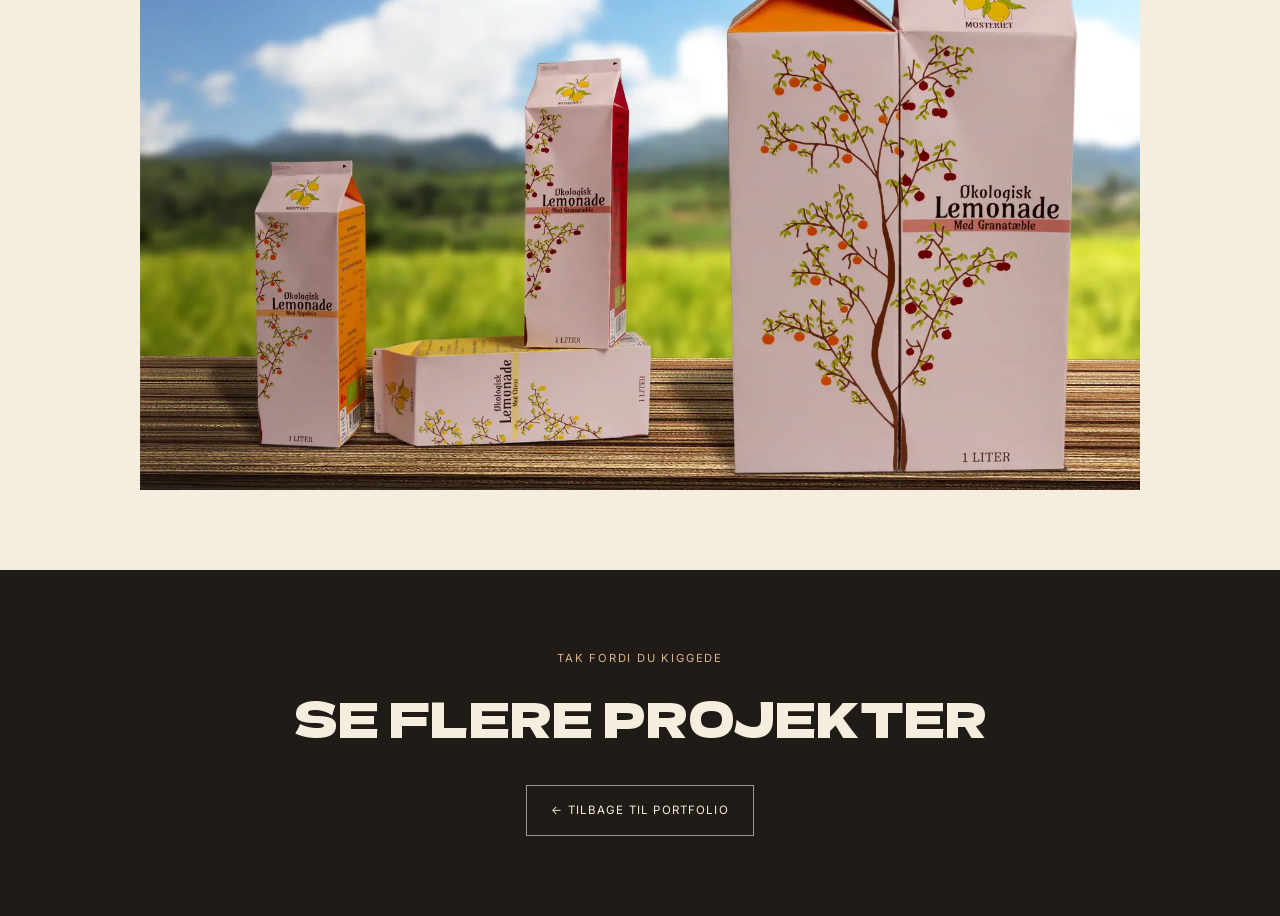
<file: project3.html>
<!doctype html>
<html lang="da">
  <head>
    <meta charset="UTF-8" />
    <meta name="viewport" content="width=device-width, initial-scale=1.0" />
    <link rel="icon" type="image/svg+xml" href="img/favi.svg" />

    <title>Mosteriet Lemonadekartoner | LUA Portfolio</title>

    <!-- CSS -->
    <link rel="stylesheet" href="css/reset.css" />
    <link rel="stylesheet" href="css/generel.css" />
    <link rel="stylesheet" href="css/header.css" />
    <link rel="stylesheet" href="css/project3.css" />

    <!-- Google Fonts -->
    <link rel="preconnect" href="https://fonts.googleapis.com" />
    <link rel="preconnect" href="https://fonts.gstatic.com" crossorigin />
    <link
      href="https://fonts.googleapis.com/css2?family=Inter:wght@400;500;600;700&family=Dela+Gothic+One&display=swap"
      rel="stylesheet"
    />
  </head>

  <body>
    <!-- HEADER -->
    <header class="site-header">
      <a href="index.html" class="logo" aria-label="LUA – forsiden"> LUA </a>

      <button
        class="menu-toggle"
        aria-label="Åbn menu"
        aria-expanded="false"
        aria-controls="main-navigation"
        type="button"
      >
        <span></span>
        <span></span>
      </button>

      <nav class="main-navigation" id="main-navigation">
        <ul>
          <li><a href="portfolio.html">Portfolio</a></li>
          <li><a href="cv.html">CV</a></li>
          <li><a href="about.html">Om mig</a></li>
        </ul>
      </nav>
    </header>

    <main class="project-page project3-page">
      <!-- HERO -->
      <section class="project-hero">
        <img
          class="project-hero-image"
          src="img/3/hero.webp"
          alt="Mosteriets lemonadekartoner"
        />

        <div class="project-hero-content">
          <a href="portfolio.html" class="back-link">
            ← TILBAGE TIL PROJEKTER
          </a>

          <span class="project-number">03 / 06</span>

          <h1>MOSTERIET<br />LEMONADE</h1>

          <p class="project-year">2025</p>

          <span class="hero-divider"></span>

          <p class="hero-description">
            Et produktdesign med fokus på friskhed, frugtige smage og en
            genkendelig visuel identitet til tre nye lemonadeprodukter.
          </p>

          <a href="#projektvisning" class="scroll-link">
            <span class="scroll-circle">↓</span>
            <span>
              SCROLL NED<br />
              FOR AT UDFORSKE PROJEKTET
            </span>
          </a>
        </div>
      </section>

      <!-- OPGAVE OG LØSNING -->
      <section class="project-overview" aria-label="Projektoversigt">
        <article class="overview-column">
          <h2>OPGAVE</h2>
          <span class="small-divider"></span>

          <p>
            I samarbejde med et fiktivt firma skulle vi udvikle et logo og
            designe kartoner til en ny produktserie af drikkevarer.
          </p>
        </article>

        <article class="overview-column">
          <h2>LØSNING</h2>
          <span class="small-divider"></span>

          <p>
            Jeg valgte at skabe det fiktive firma Mosteriet og udvikle tre
            lemonadevarianter med smag af appelsin, granatæble og citron. Målet
            var at skabe en samlet produktserie med et friskt og indbydende
            udtryk. Jeg tog udgangspunkt i værdier som friskhed, ærlighed, ren
            smag, og brugte dem som rettesnor for logoet og kartonernes visuelle
            design.
          </p>
        </article>

        <article class="overview-column overview-details">
          <div class="detail-item">
            <span class="detail-icon">⌘</span>
            <div>
              <h3>SOFTWARE</h3>
              <p>Adobe Illustrator og kamera til packshots</p>
            </div>
          </div>

          <div class="detail-item">
            <span class="detail-icon">◷</span>
            <div>
              <h3>TIDSRAMME</h3>
              <p>1 uge</p>
            </div>
          </div>

          <div class="detail-item">
            <span class="detail-icon">◈</span>
            <div>
              <h3>TYPE</h3>
              <p>Produktdesign og visuel identitet</p>
            </div>
          </div>
        </article>
      </section>

      <!-- RESULTAT OG PROCESS -->
      <div
        class="project-tabs"
        id="projektvisning"
        role="tablist"
        aria-label="Vælg projektvisning"
      >
        <button
          class="project-tab"
          id="tab-resultat"
          type="button"
          role="tab"
          aria-selected="true"
          aria-controls="panel-resultat"
          data-tab="resultat"
        >
          Resultat
        </button>

        <button
          class="project-tab"
          id="tab-process"
          type="button"
          role="tab"
          aria-selected="false"
          aria-controls="panel-process"
          data-tab="process"
        >
          Process
        </button>
      </div>

      <!-- RESULTAT – STANDARDVISNING -->
      <section
        class="project-tab-panel result-panel"
        id="panel-resultat"
        role="tabpanel"
        aria-labelledby="tab-resultat"
        data-panel="resultat"
      >
        <div class="result-heading">
          <span class="section-kicker">DET FÆRDIGE RESULTAT</span>

          <h2>MOSTERIET LEMONADE</h2>
        </div>

        <div class="live-site-link">
          <img
            src="img/3/done.webp"
            alt="Det færdige design af Mosteriets tre lemonadekartoner"
            loading="lazy"
          />
        </div>
      </section>

      <!-- PROCESS -->
      <div
        class="project-tab-panel"
        id="panel-process"
        role="tabpanel"
        aria-labelledby="tab-process"
        data-panel="process"
        hidden
      >
        <!-- 01 – KONCEPT OG IDÉ -->
        <section class="concept-section">
          <div class="section-heading">
            <span class="section-kicker">01 — PROCESSEN</span>
            <h2>KONCEPT &amp; IDÉ</h2>
            <span class="section-divider"></span>
          </div>

          <div class="concept-work">
            <!-- TEKST TIL VENSTRE -->
            <div class="concept-intro">
              <p>
                Jeg udviklede det fiktive firma Mosteriet, som skulle lancere
                tre nye lemonadeprodukter. Jeg ville skabe en produktserie, der
                skilte sig ud på hylden og formidlede en følelse af friskhed,
                sommer og naturlige råvarer. Derfor arbejdede jeg med tre
                forskellige smage: appelsin, granatæble og citron.
              </p>

              <p>
                Det var vigtigt, at kartonerne havde et fælles visuelt udtryk,
                så de tydeligt hørte sammen som en serie, samtidig med at hver
                smag havde sin egen identitet. Jeg arbejdede derfor med farver,
                frugtmotiver og et gennemgående logo, som kunne skabe
                genkendelighed på tværs af produkterne.
              </p>

              <p>
                Farverne skulle skabe et sommerligt og let udtryk samt en
                harmonisk serie af kartoner. Hver variant fik sin egen
                farveretning, så smagene hurtigt kunne genkendes visuelt.
                Samtidig skulle farverne spille sammen og understøtte Mosteriets
                værdier om friskhed, ærlighed og ren smag.
              </p>
            </div>

            <!-- SKILLELINJE -->
            <div class="concept-divider" aria-hidden="true"></div>

            <!-- FARVEPALETTE TIL HØJRE -->
            <div class="concept-right">
              <div class="color-palette-section">
                <span class="section-kicker">VISUEL IDENTITET</span>
                <h3>FARVEPALETTE</h3>

                <p>
                  Farverne er inspireret af de tre frugtvarianter og er med til
                  at skabe en tydelig sammenhæng mellem smag og design. Den
                  endelige palette tilpasses kartonernes farver.
                </p>

                <!--
                  FARVEPALETTE:
                  Farverne indsættes, når kartonbillederne er modtaget.
                -->
                <div
                  class="color-palette"
                  aria-label="Farvepalette for Mosteriets lemonade"
                >
                  <div class="palette-color palette-pink"></div>
                  <div class="palette-color palette-orange"></div>

                  <div class="palette-color palette-pomegranate"></div>

                  <div class="palette-color palette-lemon"></div>
                </div>
              </div>
            </div>
          </div>
        </section>

        <!-- 02 – DESIGNPROCESSEN -->
        <section class="process-section">
          <div class="section-heading">
            <span class="section-kicker">02 — FRA SKITSE TIL DESIGN</span>
            <h2>DESIGNPROCESSEN</h2>
            <span class="section-divider"></span>
          </div>

          <!-- GENERELLE IDEER OG LOGO -->
          <div class="design-process-grid">
            <!-- GENERELLE IDEER -->
            <article class="design-process-block">
              <div class="process-block">
                <span class="section-kicker">DE FØRSTE SKITSER</span>
                <h3>IDEER OG SKITSER</h3>

                <p>
                  Jeg begyndte processen med at skitsere forskellige idéer til
                  kartonernes udtryk. Her undersøgte jeg, hvordan frugter,
                  former og grafiske elementer kunne bruges til at skabe et
                  indbydende design. Skitserne hjalp mig med at afprøve
                  mulighederne, inden jeg arbejdede videre digitalt.
                </p>
              </div>

              <figure class="process-image">
                <img
                  src="img/3/skitse1.webp"
                  alt="De første skitser og idéer til Mosteriets lemonadekartoner"
                  loading="lazy"
                />

                <figcaption>DE FØRSTE IDÉER TIL KARTONERNE</figcaption>
              </figure>
            </article>

            <!-- LOGODESIGN -->
            <article class="design-process-block">
              <div class="process-block">
                <span class="section-kicker">LOGOUDVIKLING</span>
                <h3>DESIGN AF LOGO</h3>

                <p>
                  Logoet skulle være genkendeligt og afspejle kerneværdierne
                  nydelse, ærlighed og friskhed. Jeg valgte at arbejde med
                  citroner som et centralt element. Selvom citronen måske ikke
                  er det mest originale valg til en lemonade, formidler den
                  produktet tydeligt og skaber en direkte forbindelse til frugt
                  og friskhed.
                </p>

                <p>
                  Jeg arbejdede videre med skitserne og digitaliserede logoet i
                  Adobe Illustrator, indtil jeg fandt frem til det endelige
                  udtryk, som kunne bruges på alle tre kartonvarianter.
                </p>
              </div>

              <div class="logo-development">
                <figure class="process-image">
                  <img
                    src="img/3/skitse2.webp"
                    alt="Skitser og videreudvikling af Mosteriets logo"
                    loading="lazy"
                  />

                  <figcaption>UDVIKLING AF LOGOET</figcaption>
                </figure>

                <figure class="process-image final-logo-image">
                  <img
                    src="img/3/logo.webp"
                    alt="Det endelige logo for Mosteriet"
                    loading="lazy"
                  />

                  <figcaption>DET ENDELIGE LOGO</figcaption>
                </figure>
              </div>
            </article>
          </div>

          <!-- DESIGN AF FRUGTTRÆER -->
          <article class="fruit-design-section">
            <div class="process-block">
              <span class="section-kicker">ILLUSTRATIONER</span>
              <h3>DESIGN AF FRUGTTRÆER</h3>

              <p>
                Jeg valgte at arbejde med frugttræer som et gennemgående grafisk
                element på kartonerne. Træerne skulle gøre det lettere at
                genkende de forskellige smage – ikke kun gennem produktnavnet og
                farverne, men også gennem illustrationerne af de frugter, der
                hører til hver variant.
              </p>

              <p>
                Jeg synes, at træerne gav designet et sødt og legende udtryk,
                samtidig med at de skabte en tydelig forbindelse til frugterne.
                Jeg arbejdede med forskellige skitser af træernes form, frugter
                og blade, før jeg udviklede de endelige illustrationer til de
                tre varianter.
              </p>
            </div>

            <!-- SKITSER AF TRÆER OG FRUGT -->
            <div class="tree-sketch-grid">
              <figure class="process-image">
                <img
                  src="img/3/skitse3.webp"
                  alt="Skitser af forskellige former på frugttræerne"
                  loading="lazy"
                />

                <figcaption>SKITSER AF TRÆERNES FORM</figcaption>
              </figure>

              <figure class="process-image">
                <img
                  src="img/3/skitse4.webp"
                  alt="Skitser af frugter og blade til kartonernes illustrationer"
                  loading="lazy"
                />

                <figcaption>FRUGTER OG BLADE</figcaption>
              </figure>
            </div>

            <!-- DE FÆRDIGE TRÆER -->
            <div class="finished-trees">
              <div class="subsection-heading">
                <span class="section-kicker">DE DIGITALE ILLUSTRATIONER</span>
                <h4>DE FÆRDIGE FRUGTTRÆER</h4>
              </div>

              <div class="tree-grid">
                <figure class="process-image">
                  <img
                    src="img/3/tree1.webp"
                    alt="Færdig illustration af frugttræet til appelsinvarianten"
                    loading="lazy"
                  />

                  <figcaption>APPELSIN</figcaption>
                </figure>

                <figure class="process-image">
                  <img
                    src="img/3/tree2.webp"
                    alt="Færdig illustration af frugttræet til granatæblevarianten"
                    loading="lazy"
                  />

                  <figcaption>CITRON</figcaption>
                </figure>

                <figure class="process-image">
                  <img
                    src="img/3/tree3.webp"
                    alt="Færdig illustration af frugttræet til citronvarianten"
                    loading="lazy"
                  />

                  <figcaption>GRANATÆBLE</figcaption>
                </figure>
              </div>
            </div>
          </article>
        </section>

        <!-- 03 – DET FÆRDIGE RESULTAT -->
        <section class="final-result-section">
          <div class="section-heading">
            <span class="section-kicker">03 — DET FÆRDIGE RESULTAT</span>
            <h2>MOSTERIETS TRE VARIANTER</h2>
            <span class="section-divider"></span>
          </div>

          <p class="final-result-intro">
            Det færdige design samler logo, farver og frugtillustrationer i en
            sammenhængende produktserie. Hver karton har sit eget særpræg, men
            de tre varianter deler et fælles visuelt udtryk.
          </p>

          <!-- DE TRE KARTONER -->
          <div class="finished-cartons-grid">
            <figure>
              <img
                src="img/3/1.webp"
                alt="Færdig lemonadekarton med appelsinsmag"
                loading="lazy"
              />

              <figcaption>
                <strong>CITRON</strong>
              </figcaption>
            </figure>

            <figure>
              <img
                src="img/3/2.webp"
                alt="Færdig lemonadekarton med granatæblesmag"
                loading="lazy"
              />

              <figcaption>
                <strong>GRANATÆBLE</strong>
              </figcaption>
            </figure>

            <figure>
              <img
                src="img/3/3.webp"
                alt="Færdig lemonadekarton med citronsmag"
                loading="lazy"
              />

              <figcaption>
                <strong>APPELSIN</strong>
              </figcaption>
            </figure>
          </div>

          <!-- SAMLET RESULTAT / PACKSHOT -->
          <figure class="final-packshot">
            <img
              src="img/3/result.webp"
              alt="Samlet packshot af Mosteriets færdige lemonadekartoner"
              loading="lazy"
            />

            <figcaption>DET SAMLEDE RESULTAT — MOSTERIET LEMONADE</figcaption>
          </figure>
        </section>
      </div>

      <!-- AFSLUTNING -->
      <section class="project-end">
        <span class="section-kicker">TAK FORDI DU KIGGEDE</span>

        <h2>SE FLERE PROJEKTER</h2>

        <a href="portfolio.html" class="back-to-portfolio">
          ← TILBAGE TIL PORTFOLIO
        </a>
      </section>
    </main>

    <!-- JAVASCRIPT -->
    <script src="js/header.js" defer></script>
    <script src="js/project-tabs.js" defer></script>
  </body>
</html>
</file>
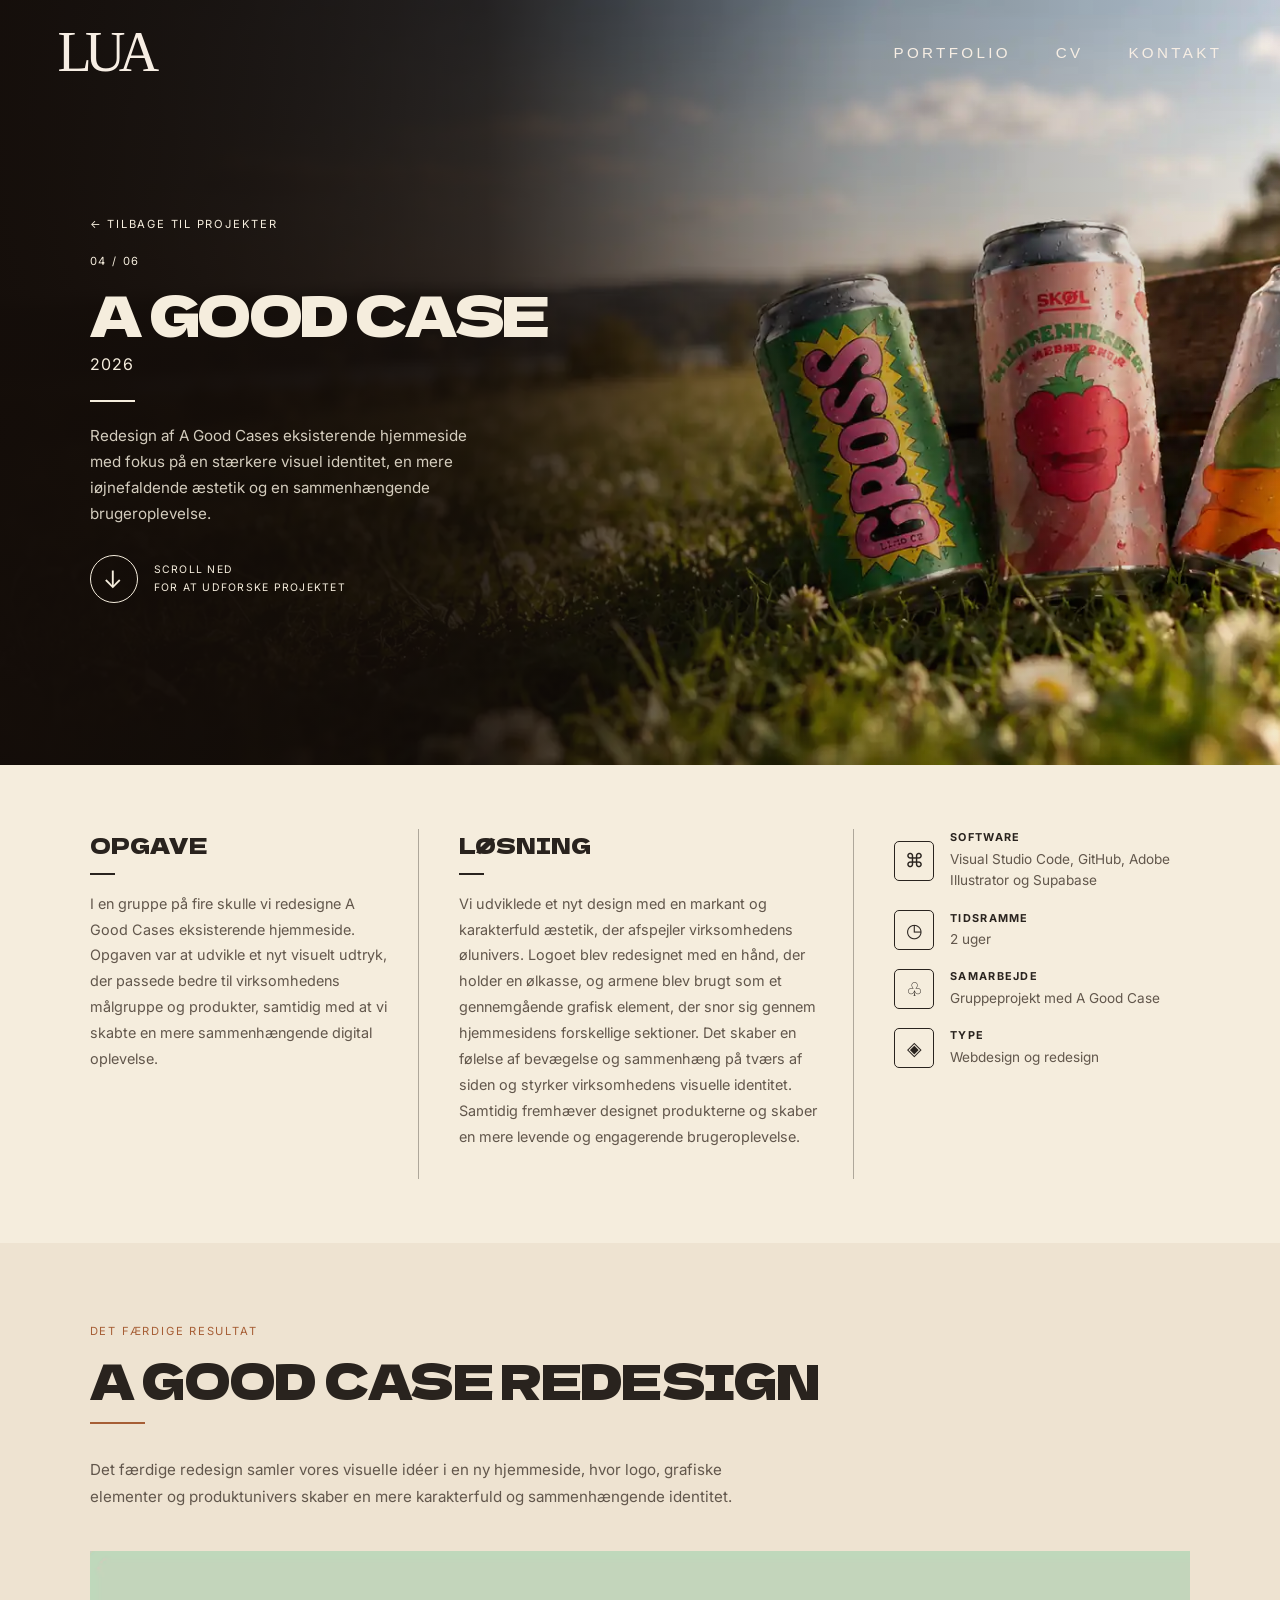
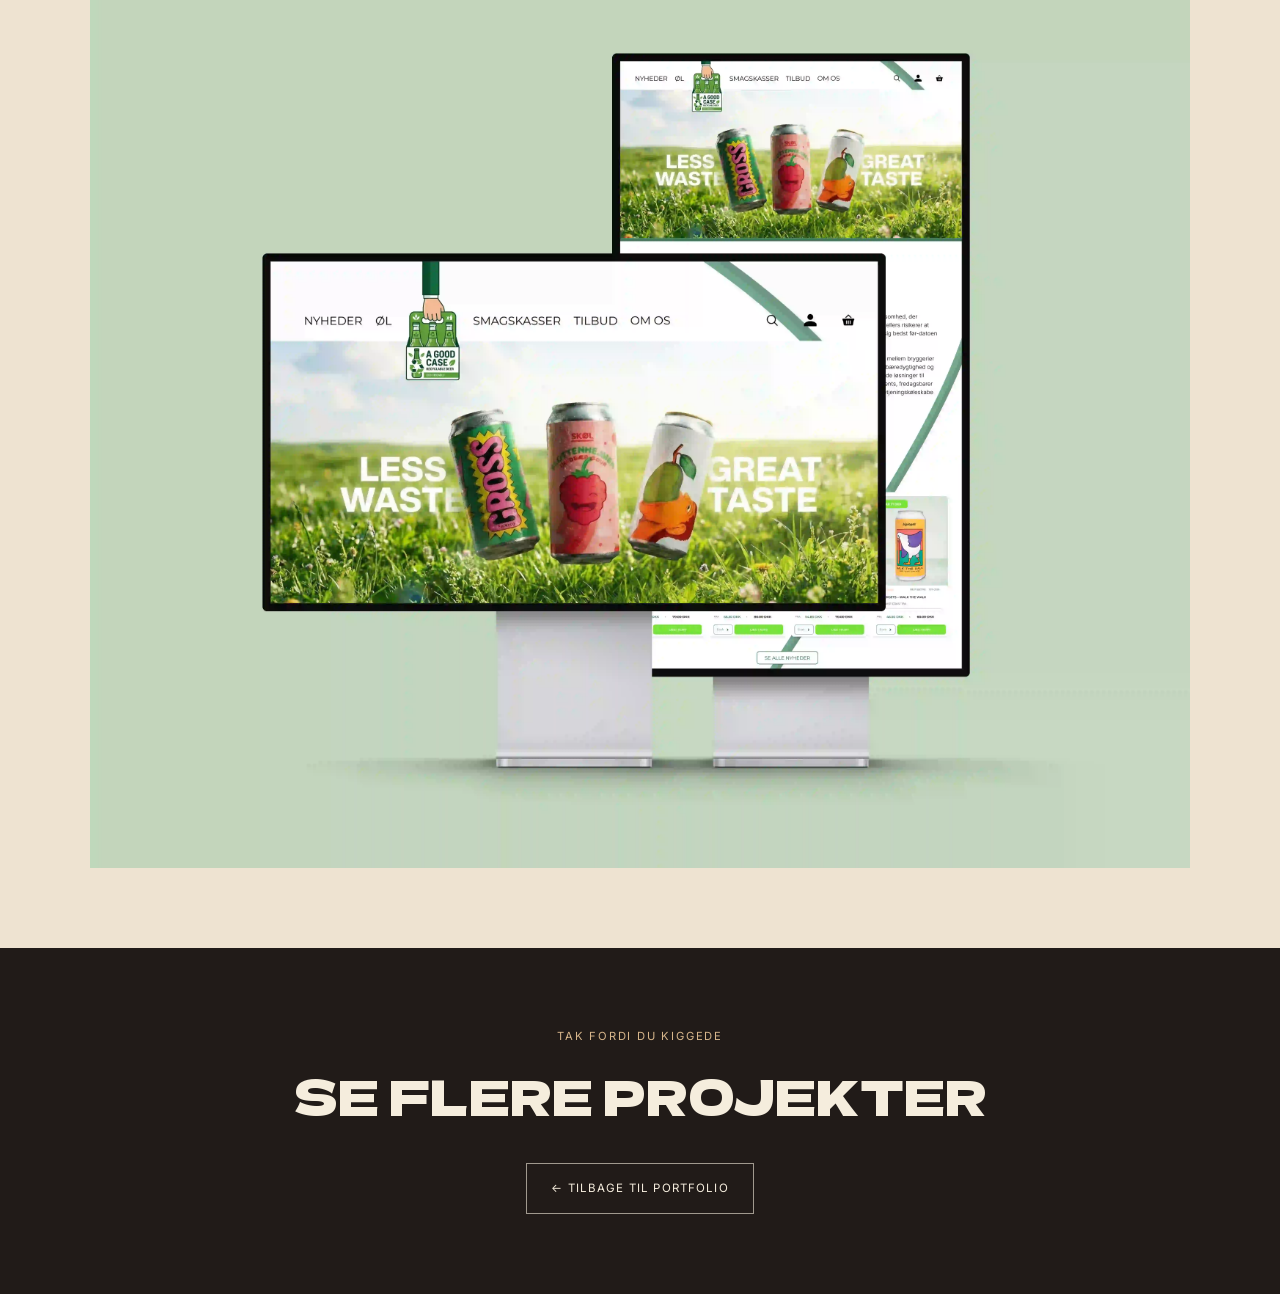
<file: project4.html>
<!doctype html>
<html lang="da">
  <head>
    <meta charset="UTF-8" />
    <meta name="viewport" content="width=device-width, initial-scale=1.0" />
    <link rel="icon" type="image/svg+xml" href="img/favi.svg" />

    <title>Mosteriet Lemonadekartoner | LUA Portfolio</title>

    <!-- CSS -->
    <link rel="stylesheet" href="css/reset.css" />
    <link rel="stylesheet" href="css/generel.css" />
    <link rel="stylesheet" href="css/header.css" />
    <link rel="stylesheet" href="css/project4.css" />

    <!-- Google Fonts -->
    <link rel="preconnect" href="https://fonts.googleapis.com" />
    <link rel="preconnect" href="https://fonts.gstatic.com" crossorigin />
    <link
      href="https://fonts.googleapis.com/css2?family=Inter:wght@400;500;600;700&family=Dela+Gothic+One&display=swap"
      rel="stylesheet"
    />
  </head>

  <body>
    <header class="site-header">
      <a href="index.html" class="logo" aria-label="LUA – forsiden">LUA</a>
      <button
        class="menu-toggle"
        aria-label="Åbn menu"
        aria-expanded="false"
        aria-controls="main-navigation"
      >
        <span></span><span></span>
      </button>
      <nav class="main-navigation" id="main-navigation">
        <ul>
          <li><a href="portfolio.html">Portfolio</a></li>
          <li><a href="cv.html">CV</a></li>
          <li><a href="kontakt.html">Kontakt</a></li>
        </ul>
      </nav>
    </header>
    <main class="project-page project4-page">
      <!-- HERO -->
      <section class="project-hero">
        <img
          class="project-hero-image"
          src="img/4/hero.webp"
          alt="Preview af redesignet hjemmeside for A Good Case"
        />

        <div class="project-hero-content">
          <a href="portfolio.html" class="back-link">
            ← TILBAGE TIL PROJEKTER
          </a>

          <span class="project-number">04 / 06</span>

          <h1>A GOOD CASE</h1>

          <p class="project-year">2026</p>

          <span class="hero-divider"></span>

          <p class="hero-description">
            Redesign af A Good Cases eksisterende hjemmeside med fokus på en
            stærkere visuel identitet, en mere iøjnefaldende æstetik og en
            sammenhængende brugeroplevelse.
          </p>

          <a href="#projektindhold" class="scroll-link">
            <span class="scroll-circle">↓</span>
            <span>
              SCROLL NED<br />
              FOR AT UDFORSKE PROJEKTET
            </span>
          </a>
        </div>
      </section>

      <!-- OPGAVE OG LØSNING -->
      <section
        class="project-overview"
        id="projektindhold"
        aria-label="Projektoversigt"
      >
        <article class="overview-column">
          <h2>OPGAVE</h2>
          <span class="small-divider"></span>

          <p>
            I en gruppe på fire skulle vi redesigne A Good Cases eksisterende
            hjemmeside. Opgaven var at udvikle et nyt visuelt udtryk, der
            passede bedre til virksomhedens målgruppe og produkter, samtidig med
            at vi skabte en mere sammenhængende digital oplevelse.
          </p>
        </article>

        <article class="overview-column">
          <h2>LØSNING</h2>
          <span class="small-divider"></span>

          <p>
            Vi udviklede et nyt design med en markant og karakterfuld æstetik,
            der afspejler virksomhedens ølunivers. Logoet blev redesignet med en
            hånd, der holder en ølkasse, og armene blev brugt som et
            gennemgående grafisk element, der snor sig gennem hjemmesidens
            forskellige sektioner. Det skaber en følelse af bevægelse og
            sammenhæng på tværs af siden og styrker virksomhedens visuelle
            identitet. Samtidig fremhæver designet produkterne og skaber en mere
            levende og engagerende brugeroplevelse.
          </p>
        </article>

        <article class="overview-column overview-details">
          <div class="detail-item">
            <span class="detail-icon">⌘</span>
            <div>
              <h3>SOFTWARE</h3>
              <p>Visual Studio Code, GitHub, Adobe Illustrator og Supabase</p>
            </div>
          </div>

          <div class="detail-item">
            <span class="detail-icon">◷</span>
            <div>
              <h3>TIDSRAMME</h3>
              <p>2 uger</p>
            </div>
          </div>

          <div class="detail-item">
            <span class="detail-icon">♧</span>
            <div>
              <h3>SAMARBEJDE</h3>
              <p>Gruppeprojekt med A Good Case</p>
            </div>
          </div>

          <div class="detail-item">
            <span class="detail-icon">◈</span>
            <div>
              <h3>TYPE</h3>
              <p>Webdesign og redesign</p>
            </div>
          </div>
        </article>
      </section>

      <!-- DET FÆRDIGE RESULTAT -->
      <section class="final-result-section">
        <div class="section-heading">
          <span class="section-kicker">DET FÆRDIGE RESULTAT</span>
          <h2>A GOOD CASE REDESIGN</h2>
          <span class="section-divider"></span>
        </div>

        <p class="final-result-intro">
          Det færdige redesign samler vores visuelle idéer i en ny hjemmeside,
          hvor logo, grafiske elementer og produktunivers skaber en mere
          karakterfuld og sammenhængende identitet.
        </p>

        <figure class="project-final-image">
          <img
            src="img/4/done.webp"
            alt="Det færdige redesign af A Good Cases hjemmeside"
            loading="lazy"
          />
        </figure>
      </section>

      <!-- AFSLUTNING -->
      <section class="project-end">
        <span class="section-kicker">TAK FORDI DU KIGGEDE</span>

        <h2>SE FLERE PROJEKTER</h2>

        <a href="portfolio.html" class="back-to-portfolio">
          ← TILBAGE TIL PORTFOLIO
        </a>
      </section>
    </main>

    <script src="js/header.js"></script>
  </body>
</html>
</file>
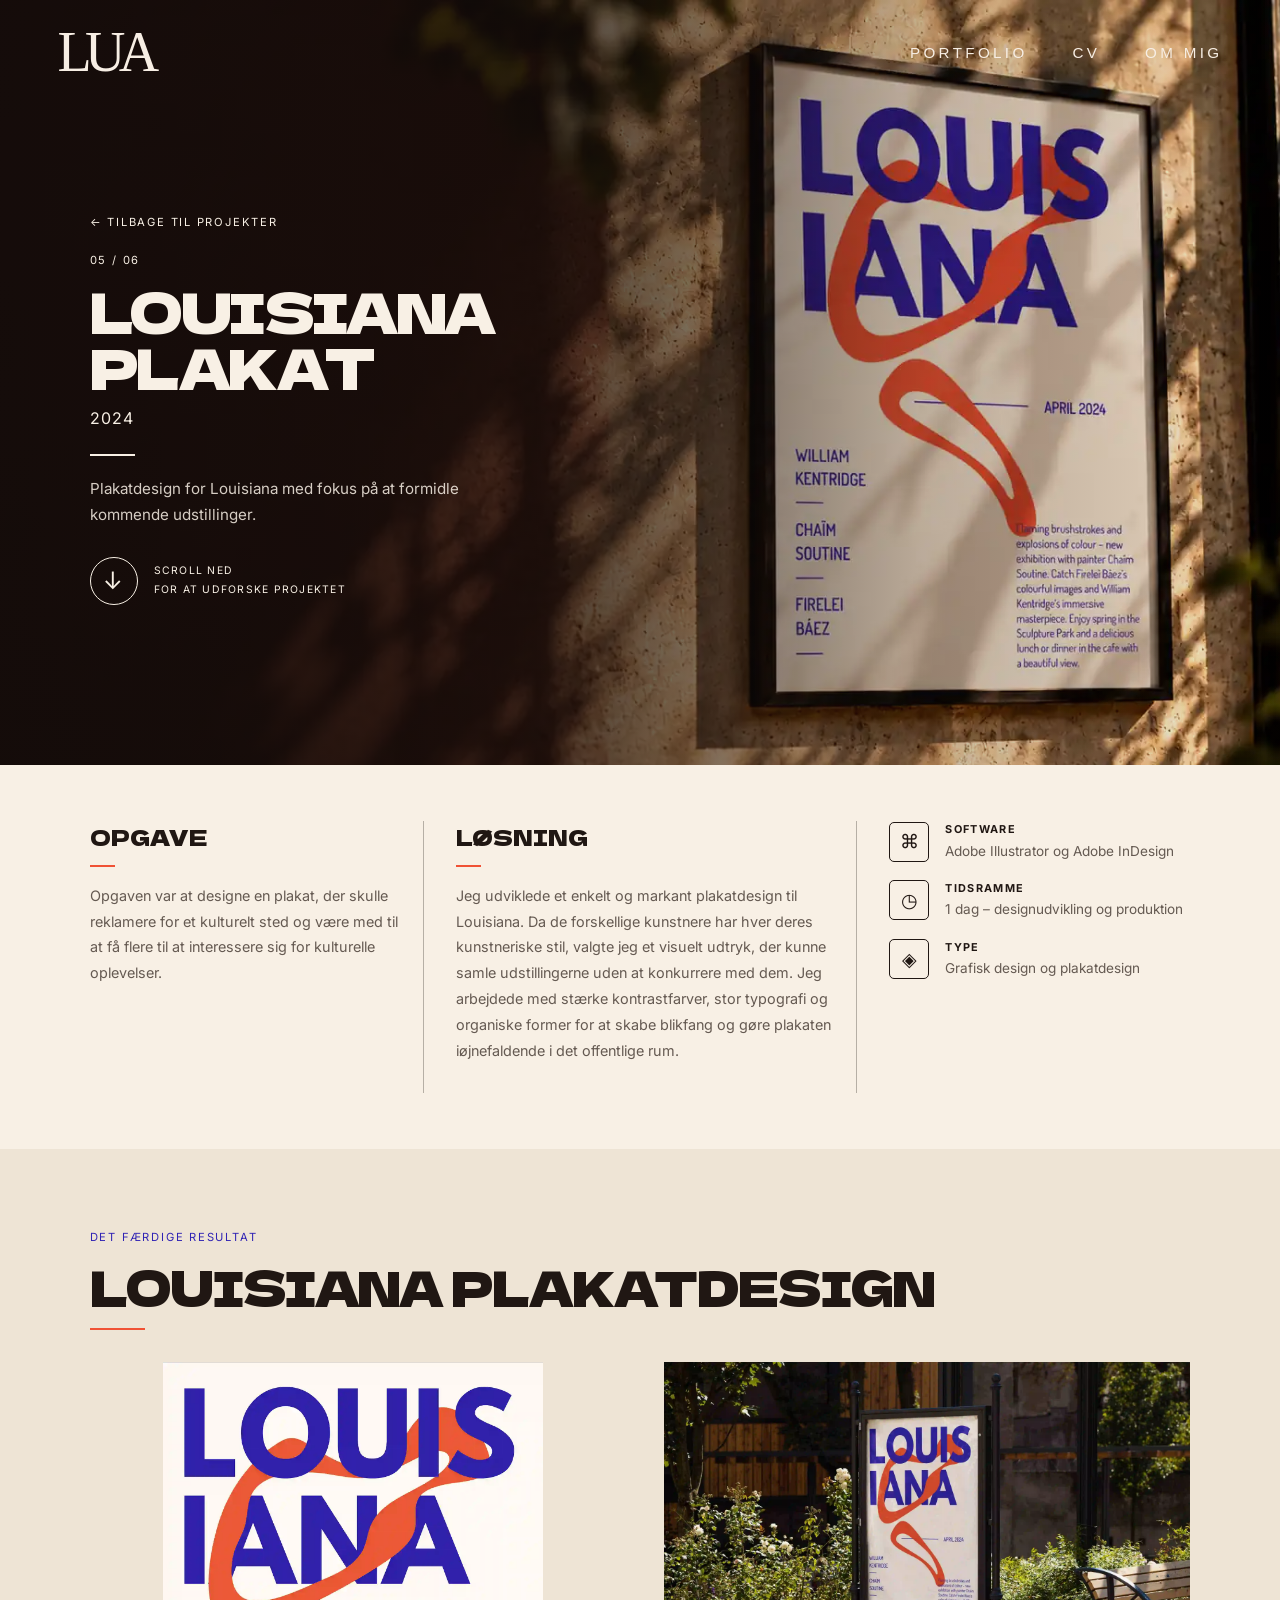
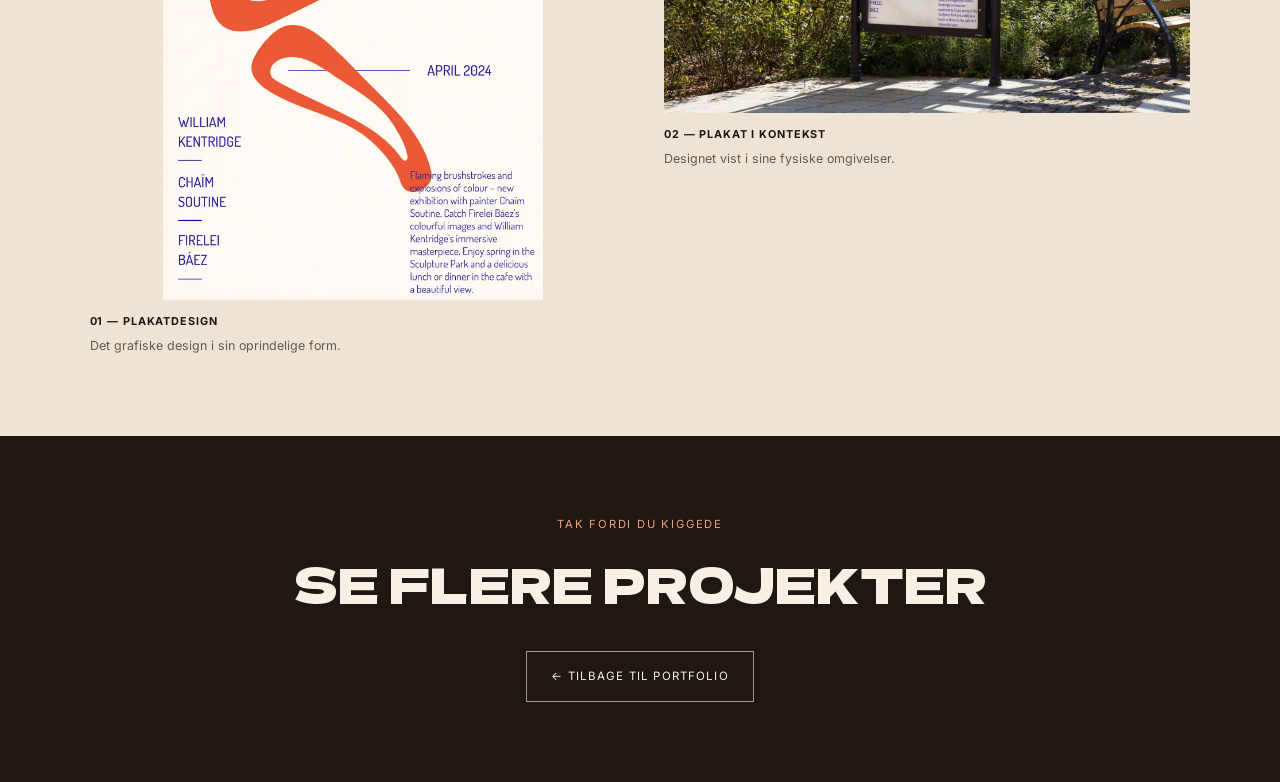
<file: project5.html>
<!doctype html>
<html lang="da">
  <head>
    <meta charset="UTF-8" />
    <meta name="viewport" content="width=device-width, initial-scale=1.0" />
    <link rel="icon" type="image/svg+xml" href="img/favi.svg" />

    <title>Louisiana Plakat | LUA Portfolio</title>

    <!-- CSS -->
    <link rel="stylesheet" href="css/reset.css" />
    <link rel="stylesheet" href="css/generel.css" />
    <link rel="stylesheet" href="css/header.css" />
    <link rel="stylesheet" href="css/project5.css" />

    <!-- Google Fonts -->
    <link rel="preconnect" href="https://fonts.googleapis.com" />
    <link rel="preconnect" href="https://fonts.gstatic.com" crossorigin />
    <link
      href="https://fonts.googleapis.com/css2?family=Inter:wght@400;500;600;700&family=Dela+Gothic+One&display=swap"
      rel="stylesheet"
    />
  </head>

  <body>
    <!-- HEADER -->
    <header class="site-header">
      <a href="index.html" class="logo" aria-label="LUA – forsiden"> LUA </a>

      <button
        class="menu-toggle"
        aria-label="Åbn menu"
        aria-expanded="false"
        aria-controls="main-navigation"
        type="button"
      >
        <span></span>
        <span></span>
      </button>

      <nav class="main-navigation" id="main-navigation">
        <ul>
          <li><a href="portfolio.html">Portfolio</a></li>
          <li><a href="cv.html">CV</a></li>
          <li><a href="about.html">Om mig</a></li>
        </ul>
      </nav>
    </header>

    <main class="project-page project5-page">
      <!-- HERO -->
      <section class="project-hero">
        <img
          class="project-hero-image"
          src="img/5/hero.webp"
          alt="Louisiana-plakaten udstillet i de grønne omgivelser"
        />

        <div class="project-hero-content">
          <a href="portfolio.html" class="back-link">
            ← TILBAGE TIL PROJEKTER
          </a>

          <span class="project-number">05 / 06</span>

          <h1>LOUISIANA PLAKAT</h1>

          <p class="project-year">2024</p>

          <span class="hero-divider"></span>

          <p class="hero-description">
            Plakatdesign for Louisiana med fokus på at formidle kommende
            udstillinger.
          </p>

          <a href="#projektindhold" class="scroll-link">
            <span class="scroll-circle">↓</span>
            <span>
              SCROLL NED<br />
              FOR AT UDFORSKE PROJEKTET
            </span>
          </a>
        </div>
      </section>

      <!-- OPGAVE OG LØSNING -->
      <section
        class="project-overview"
        id="projektindhold"
        aria-label="Projektoversigt"
      >
        <!-- OPGAVE -->
        <article class="overview-column">
          <h2>OPGAVE</h2>
          <span class="small-divider"></span>

          <p>
            Opgaven var at designe en plakat, der skulle reklamere for et
            kulturelt sted og være med til at få flere til at interessere sig
            for kulturelle oplevelser.
          </p>
        </article>

        <!-- LØSNING -->
        <article class="overview-column">
          <h2>LØSNING</h2>
          <span class="small-divider"></span>

          <p>
            Jeg udviklede et enkelt og markant plakatdesign til Louisiana. Da de
            forskellige kunstnere har hver deres kunstneriske stil, valgte jeg
            et visuelt udtryk, der kunne samle udstillingerne uden at konkurrere
            med dem. Jeg arbejdede med stærke kontrastfarver, stor typografi og
            organiske former for at skabe blikfang og gøre plakaten
            iøjnefaldende i det offentlige rum.
          </p>
        </article>

        <!-- PROJEKTDETALJER -->
        <article class="overview-column overview-details">
          <div class="detail-item">
            <span class="detail-icon">⌘</span>

            <div>
              <h3>SOFTWARE</h3>
              <p>Adobe Illustrator og Adobe InDesign</p>
            </div>
          </div>

          <div class="detail-item">
            <span class="detail-icon">◷</span>

            <div>
              <h3>TIDSRAMME</h3>
              <p>1 dag – designudvikling og produktion</p>
            </div>
          </div>

          <div class="detail-item">
            <span class="detail-icon">◈</span>

            <div>
              <h3>TYPE</h3>
              <p>Grafisk design og plakatdesign</p>
            </div>
          </div>
        </article>
      </section>

      <!-- DET FÆRDIGE RESULTAT -->
      <section class="final-result-section">
        <div class="section-heading">
          <span class="section-kicker">DET FÆRDIGE RESULTAT</span>

          <h2>LOUISIANA PLAKATDESIGN</h2>

          <span class="section-divider"></span>
        </div>

        <div class="poster-results-grid">
          <!-- BILLEDE 1: DEN FÆRDIGE PLAKAT -->
          <figure class="poster-figure">
            <img
              src="img/5/done.webp"
              alt="Det færdige Louisiana-plakatdesign med blå typografi og orange former"
              loading="lazy"
            />

            <figcaption>
              <strong>01 — PLAKATDESIGN</strong>
              <span> Det grafiske design i sin oprindelige form. </span>
            </figcaption>
          </figure>

          <!-- BILLEDE 2: PLAKATEN I OMGIVELSERNE -->
          <figure class="poster-figure">
            <img
              src="img/5/6.webp"
              alt="Louisiana-plakaten placeret i det offentlige rum"
              loading="lazy"
            />

            <figcaption>
              <strong>02 — PLAKAT I KONTEKST</strong>
              <span> Designet vist i sine fysiske omgivelser. </span>
            </figcaption>
          </figure>
        </div>
      </section>

      <!-- AFSLUTNING -->
      <section class="project-end">
        <span class="section-kicker">TAK FORDI DU KIGGEDE</span>

        <h2>SE FLERE PROJEKTER</h2>

        <a href="portfolio.html" class="back-to-portfolio">
          ← TILBAGE TIL PORTFOLIO
        </a>
      </section>
    </main>

    <!-- JAVASCRIPT -->
    <script src="js/header.js" defer></script>
  </body>
</html>
</file>
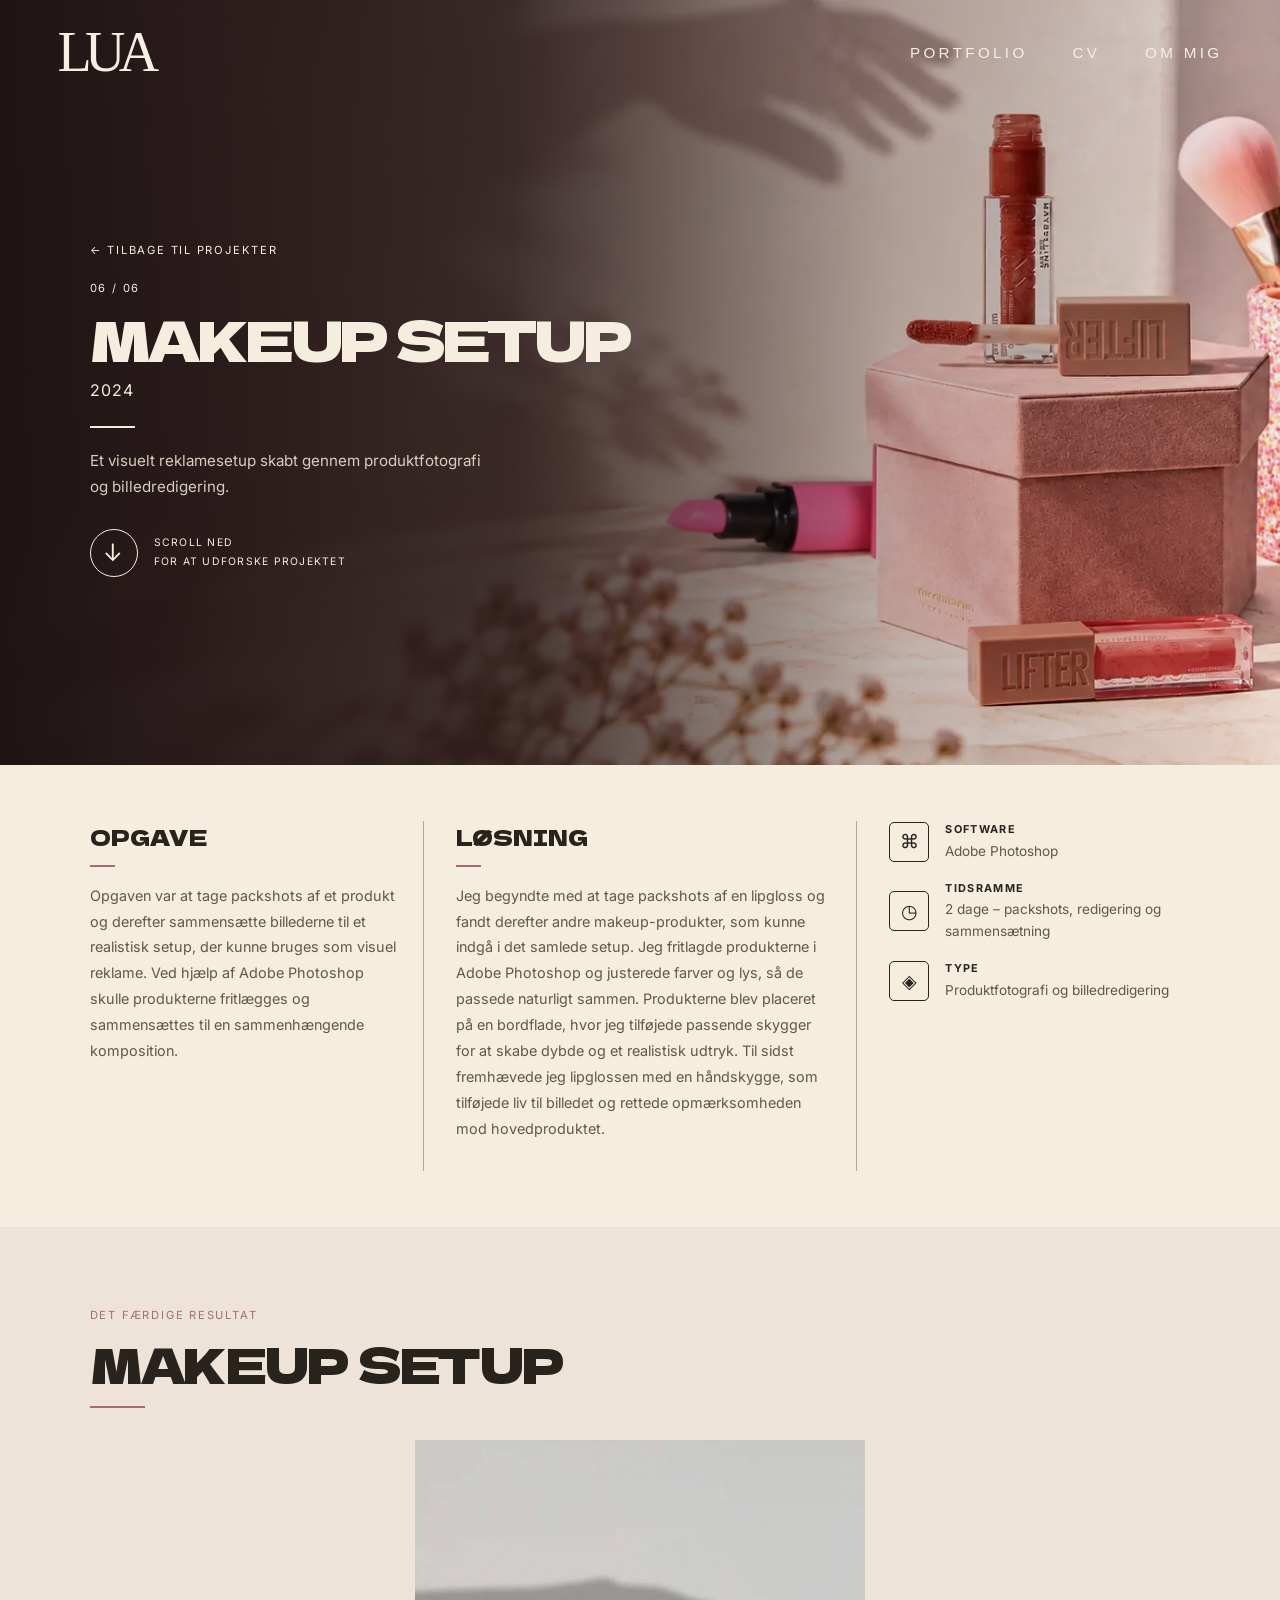
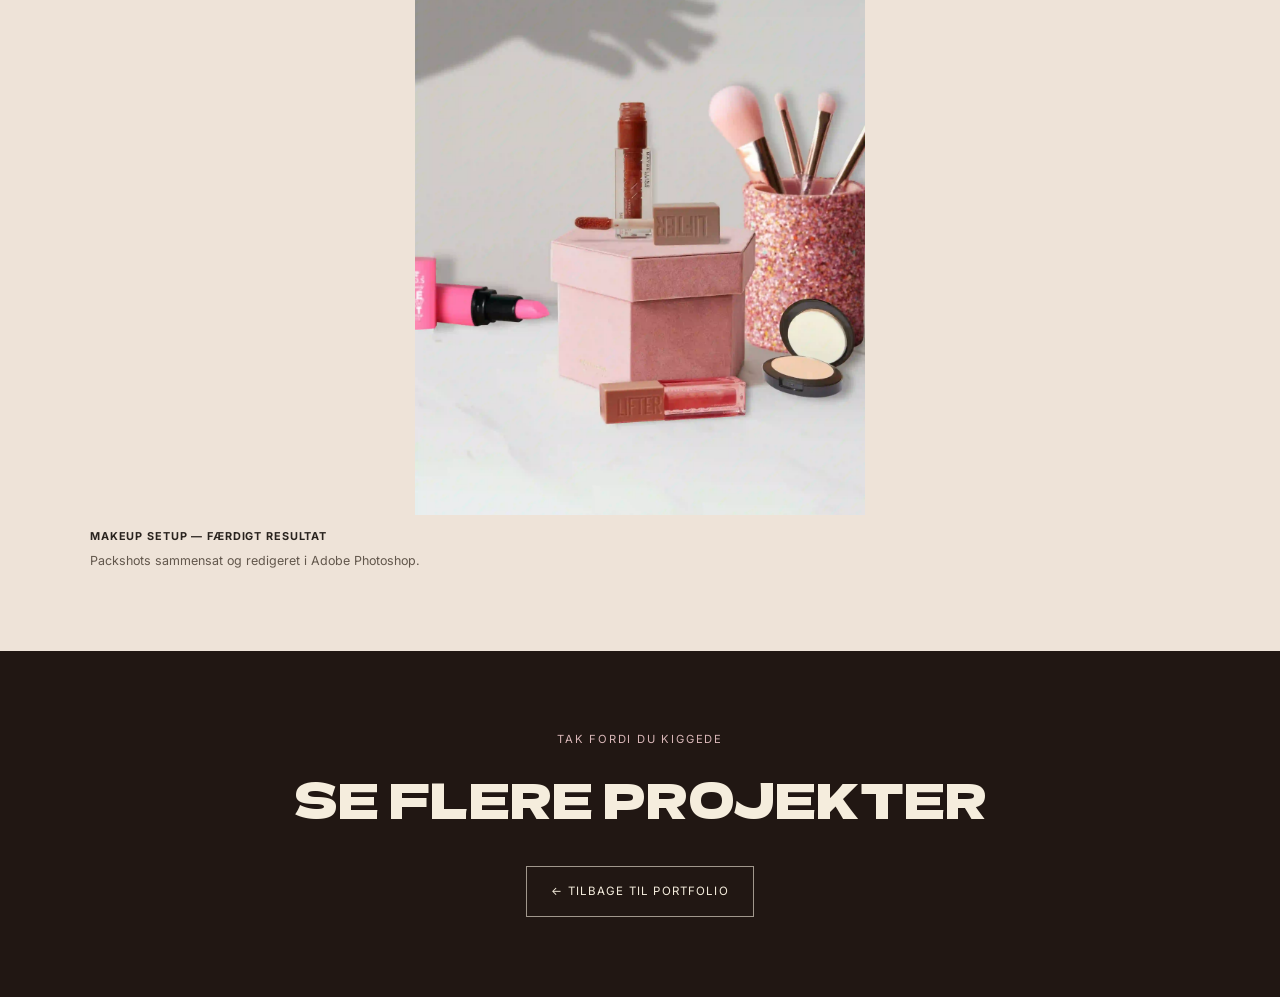
<file: project6.html>
<!doctype html>
<html lang="da">
  <head>
    <meta charset="UTF-8" />
    <meta name="viewport" content="width=device-width, initial-scale=1.0" />
    <link rel="icon" type="image/svg+xml" href="img/favi.svg" />

    <title>Makeup Setup | LUA Portfolio</title>

    <!-- CSS -->
    <link rel="stylesheet" href="css/reset.css" />
    <link rel="stylesheet" href="css/generel.css" />
    <link rel="stylesheet" href="css/header.css" />
    <link rel="stylesheet" href="css/project6.css" />

    <!-- Google Fonts -->
    <link rel="preconnect" href="https://fonts.googleapis.com" />
    <link rel="preconnect" href="https://fonts.gstatic.com" crossorigin />
    <link
      href="https://fonts.googleapis.com/css2?family=Inter:wght@400;500;600;700&family=Dela+Gothic+One&display=swap"
      rel="stylesheet"
    />
  </head>

  <body>
    <!-- HEADER -->
    <header class="site-header">
      <a href="index.html" class="logo" aria-label="LUA – forsiden"> LUA </a>

      <button
        class="menu-toggle"
        aria-label="Åbn menu"
        aria-expanded="false"
        aria-controls="main-navigation"
        type="button"
      >
        <span></span>
        <span></span>
      </button>

      <nav class="main-navigation" id="main-navigation">
        <ul>
          <li><a href="portfolio.html">Portfolio</a></li>
          <li><a href="cv.html">CV</a></li>
          <li><a href="about.html">Om mig</a></li>
        </ul>
      </nav>
    </header>

    <main class="project-page project6-page">
      <!-- HERO -->
      <section class="project-hero">
        <img
          class="project-hero-image"
          src="img/6/hero.webp"
          alt="Makeup-produkter arrangeret i et visuelt reklamesetup"
        />

        <div class="project-hero-content">
          <a href="portfolio.html" class="back-link">
            ← TILBAGE TIL PROJEKTER
          </a>

          <span class="project-number">06 / 06</span>

          <h1>MAKEUP SETUP</h1>

          <p class="project-year">2024</p>

          <span class="hero-divider"></span>

          <p class="hero-description">
            Et visuelt reklamesetup skabt gennem produktfotografi og
            billedredigering.
          </p>

          <a href="#projektindhold" class="scroll-link">
            <span class="scroll-circle">↓</span>
            <span>
              SCROLL NED<br />
              FOR AT UDFORSKE PROJEKTET
            </span>
          </a>
        </div>
      </section>

      <!-- OPGAVE, LØSNING OG PROJEKTDETALJER -->
      <section
        class="project-overview"
        id="projektindhold"
        aria-label="Projektoversigt"
      >
        <!-- OPGAVE -->
        <article class="overview-column">
          <h2>OPGAVE</h2>
          <span class="small-divider"></span>

          <p>
            Opgaven var at tage packshots af et produkt og derefter sammensætte
            billederne til et realistisk setup, der kunne bruges som visuel
            reklame. Ved hjælp af Adobe Photoshop skulle produkterne fritlægges
            og sammensættes til en sammenhængende komposition.
          </p>
        </article>

        <!-- LØSNING -->
        <article class="overview-column">
          <h2>LØSNING</h2>
          <span class="small-divider"></span>

          <p>
            Jeg begyndte med at tage packshots af en lipgloss og fandt derefter
            andre makeup-produkter, som kunne indgå i det samlede setup. Jeg
            fritlagde produkterne i Adobe Photoshop og justerede farver og lys,
            så de passede naturligt sammen. Produkterne blev placeret på en
            bordflade, hvor jeg tilføjede passende skygger for at skabe dybde og
            et realistisk udtryk. Til sidst fremhævede jeg lipglossen med en
            håndskygge, som tilføjede liv til billedet og rettede opmærksomheden
            mod hovedproduktet.
          </p>
        </article>

        <!-- PROJEKTDETALJER -->
        <article class="overview-column overview-details">
          <div class="detail-item">
            <span class="detail-icon">⌘</span>

            <div>
              <h3>SOFTWARE</h3>
              <p>Adobe Photoshop</p>
            </div>
          </div>

          <div class="detail-item">
            <span class="detail-icon">◷</span>

            <div>
              <h3>TIDSRAMME</h3>
              <p>2 dage – packshots, redigering og sammensætning</p>
            </div>
          </div>

          <div class="detail-item">
            <span class="detail-icon">◈</span>

            <div>
              <h3>TYPE</h3>
              <p>Produktfotografi og billedredigering</p>
            </div>
          </div>
        </article>
      </section>

      <!-- DET FÆRDIGE RESULTAT -->
      <section class="final-result-section">
        <div class="section-heading">
          <span class="section-kicker">DET FÆRDIGE RESULTAT</span>

          <h2>MAKEUP SETUP</h2>

          <span class="section-divider"></span>
        </div>

        <figure class="makeup-result">
          <img
            src="img/6/done.webp"
            alt="Færdigt makeup-reklamebillede med lipgloss og andre makeup-produkter"
            loading="lazy"
          />

          <figcaption>
            <strong>MAKEUP SETUP — FÆRDIGT RESULTAT</strong>
            <span> Packshots sammensat og redigeret i Adobe Photoshop. </span>
          </figcaption>
        </figure>
      </section>

      <!-- AFSLUTNING -->
      <section class="project-end">
        <span class="section-kicker">TAK FORDI DU KIGGEDE</span>

        <h2>SE FLERE PROJEKTER</h2>

        <a href="portfolio.html" class="back-to-portfolio">
          ← TILBAGE TIL PORTFOLIO
        </a>
      </section>
    </main>

    <!-- JAVASCRIPT -->
    <script src="js/header.js" defer></script>
  </body>
</html>
</file>
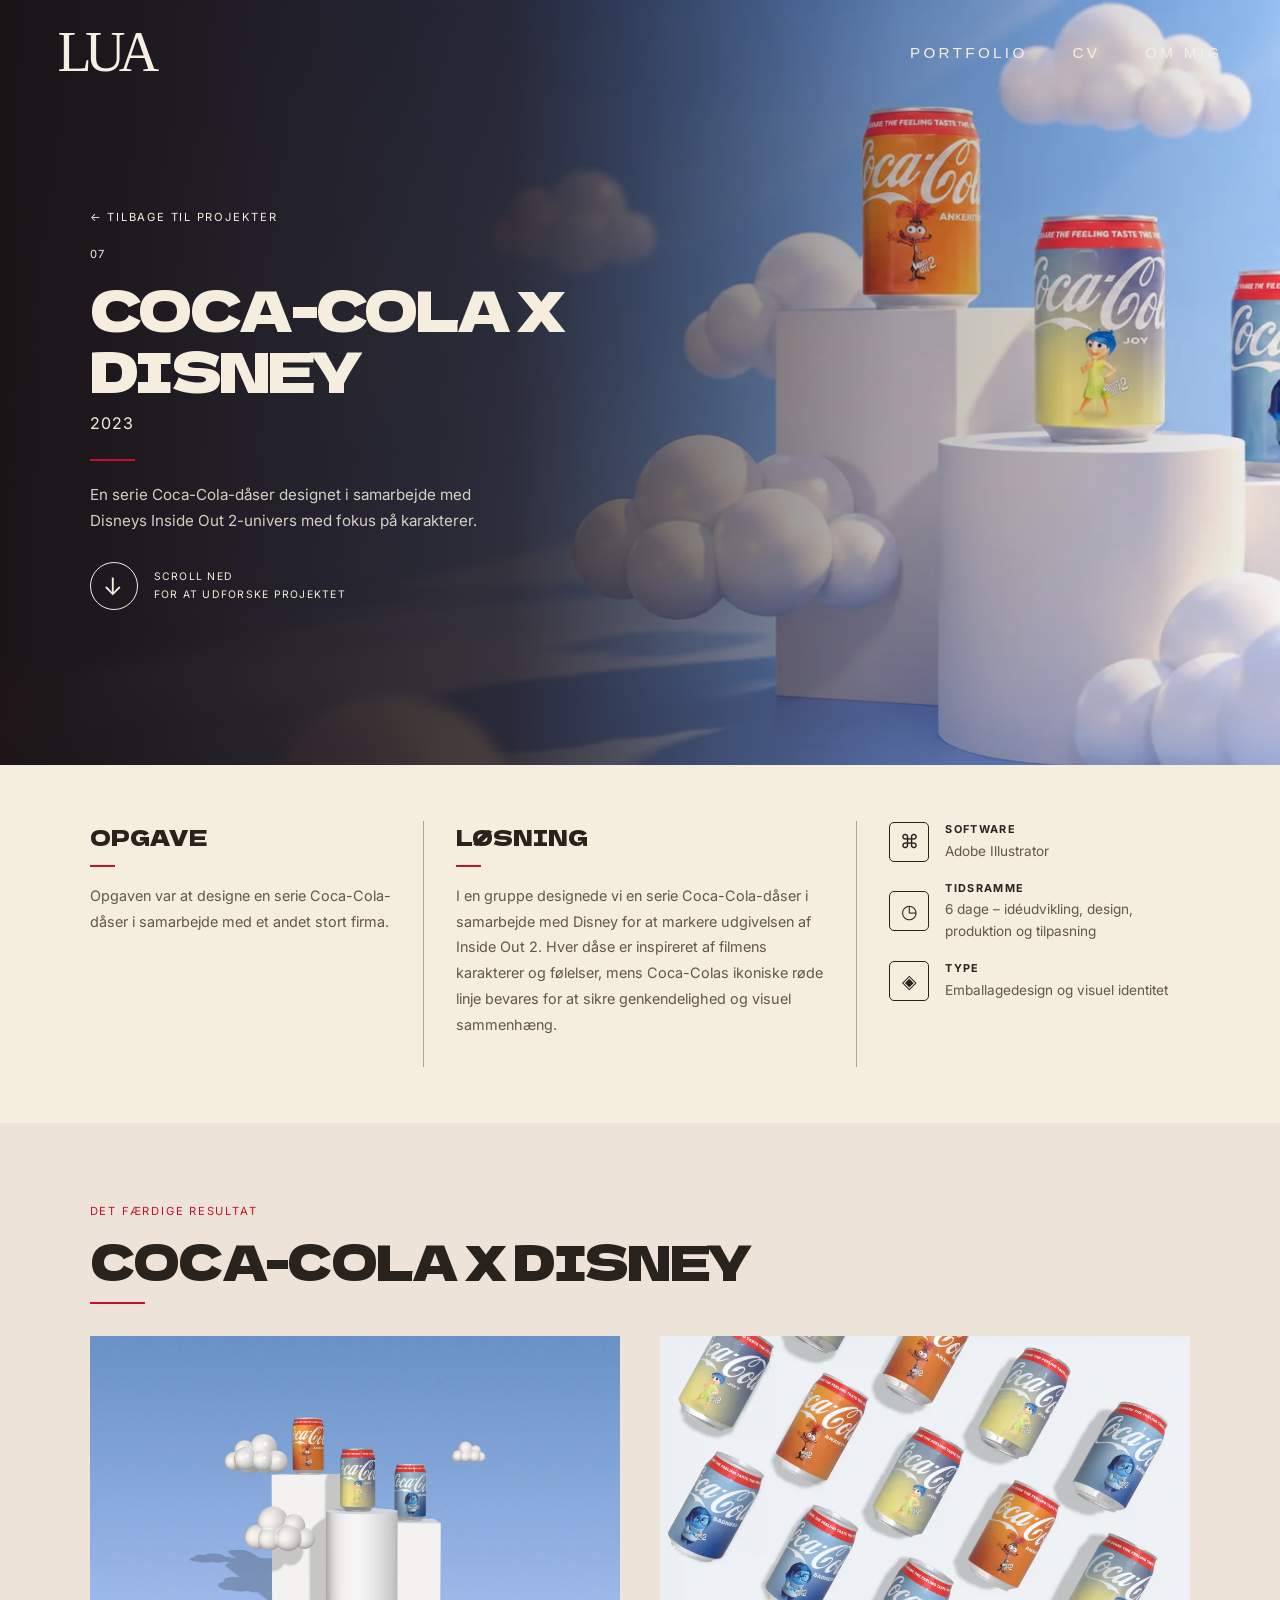
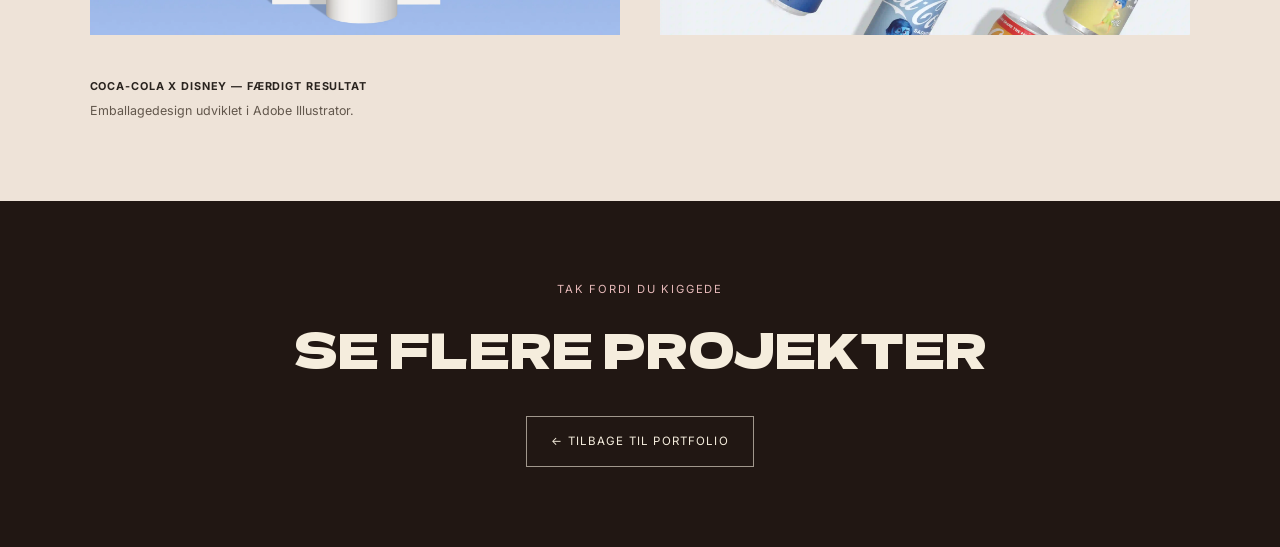
<file: project7.html>
<!doctype html>
<html lang="da">
  <head>
    <meta charset="UTF-8" />
    <meta name="viewport" content="width=device-width, initial-scale=1.0" />
    <link rel="icon" type="image/svg+xml" href="img/favi.svg" />

    <title>Coca-Cola x Disney | LUA Portfolio</title>

    <!-- CSS -->
    <link rel="stylesheet" href="css/reset.css" />
    <link rel="stylesheet" href="css/generel.css" />
    <link rel="stylesheet" href="css/header.css" />
    <link rel="stylesheet" href="css/project7.css" />

    <!-- Google Fonts -->
    <link rel="preconnect" href="https://fonts.googleapis.com" />
    <link rel="preconnect" href="https://fonts.gstatic.com" crossorigin />
    <link
      href="https://fonts.googleapis.com/css2?family=Inter:wght@400;500;600;700&family=Dela+Gothic+One&display=swap"
      rel="stylesheet"
    />
  </head>

  <body>
    <!-- HEADER -->
    <header class="site-header">
      <a href="index.html" class="logo" aria-label="LUA – forsiden"> LUA </a>

      <button
        class="menu-toggle"
        aria-label="Åbn menu"
        aria-expanded="false"
        aria-controls="main-navigation"
        type="button"
      >
        <span></span>
        <span></span>
      </button>

      <nav class="main-navigation" id="main-navigation">
        <ul>
          <li><a href="portfolio.html">Portfolio</a></li>
          <li><a href="cv.html">CV</a></li>
          <li><a href="about.html">Om mig</a></li>
        </ul>
      </nav>
    </header>

    <main class="project-page project7-page">
      <!-- HERO -->
      <section class="project-hero">
        <img
          class="project-hero-image"
          src="img/7/hero.webp"
          alt="Coca-Cola-dåser designet med inspiration fra Disney og Inside Out 2"
        />

        <div class="project-hero-content">
          <a href="portfolio.html" class="back-link">
            ← TILBAGE TIL PROJEKTER
          </a>

          <span class="project-number">07</span>

          <h1>COCA-COLA X DISNEY</h1>

          <p class="project-year">2023</p>

          <span class="hero-divider"></span>

          <p class="hero-description">
            En serie Coca-Cola-dåser designet i samarbejde med Disneys Inside
            Out 2-univers med fokus på karakterer.
          </p>

          <a href="#projektindhold" class="scroll-link">
            <span class="scroll-circle">↓</span>
            <span>
              SCROLL NED<br />
              FOR AT UDFORSKE PROJEKTET
            </span>
          </a>
        </div>
      </section>

      <!-- OPGAVE, LØSNING OG PROJEKTDETALJER -->
      <section
        class="project-overview"
        id="projektindhold"
        aria-label="Projektoversigt"
      >
        <!-- OPGAVE -->
        <article class="overview-column">
          <h2>OPGAVE</h2>
          <span class="small-divider"></span>

          <p>
            Opgaven var at designe en serie Coca-Cola-dåser i samarbejde med et
            andet stort firma.
          </p>
        </article>

        <!-- LØSNING -->
        <article class="overview-column">
          <h2>LØSNING</h2>
          <span class="small-divider"></span>

          <p>
            I en gruppe designede vi en serie Coca-Cola-dåser i samarbejde med
            Disney for at markere udgivelsen af Inside Out 2. Hver dåse er
            inspireret af filmens karakterer og følelser, mens Coca-Colas
            ikoniske røde linje bevares for at sikre genkendelighed og visuel
            sammenhæng.
          </p>
        </article>

        <!-- PROJEKTDETALJER -->
        <article class="overview-column overview-details">
          <div class="detail-item">
            <span class="detail-icon">⌘</span>

            <div>
              <h3>SOFTWARE</h3>
              <p>Adobe Illustrator</p>
            </div>
          </div>

          <div class="detail-item">
            <span class="detail-icon">◷</span>

            <div>
              <h3>TIDSRAMME</h3>
              <p>6 dage – idéudvikling, design, produktion og tilpasning</p>
            </div>
          </div>

          <div class="detail-item">
            <span class="detail-icon">◈</span>

            <div>
              <h3>TYPE</h3>
              <p>Emballagedesign og visuel identitet</p>
            </div>
          </div>
        </article>
      </section>

      <!-- DET FÆRDIGE RESULTAT -->
      <section class="final-result-section">
        <div class="section-heading">
          <span class="section-kicker">DET FÆRDIGE RESULTAT</span>

          <h2>COCA-COLA X DISNEY</h2>

          <span class="section-divider"></span>
        </div>

        <figure class="cocacola-result">
          <img
            src="img/7/7.webp"
            alt="Coca-Cola-dåser designet med inspiration fra Inside Out 2"
          />

          <img
            class="cocacola-result-img"
            src="img/7/2.webp"
            alt="Alternativt design fra Coca-Cola x Disney-serien"
          />

          <figcaption>
            <strong>COCA-COLA X DISNEY — FÆRDIGT RESULTAT</strong>
            <span> Emballagedesign udviklet i Adobe Illustrator. </span>
          </figcaption>
        </figure>
      </section>

      <!-- AFSLUTNING -->
      <section class="project-end">
        <span class="section-kicker">TAK FORDI DU KIGGEDE</span>

        <h2>SE FLERE PROJEKTER</h2>

        <a href="portfolio.html" class="back-to-portfolio">
          ← TILBAGE TIL PORTFOLIO
        </a>
      </section>
    </main>

    <!-- JAVASCRIPT -->
    <script src="js/header.js" defer></script>
  </body>
</html>
</file>
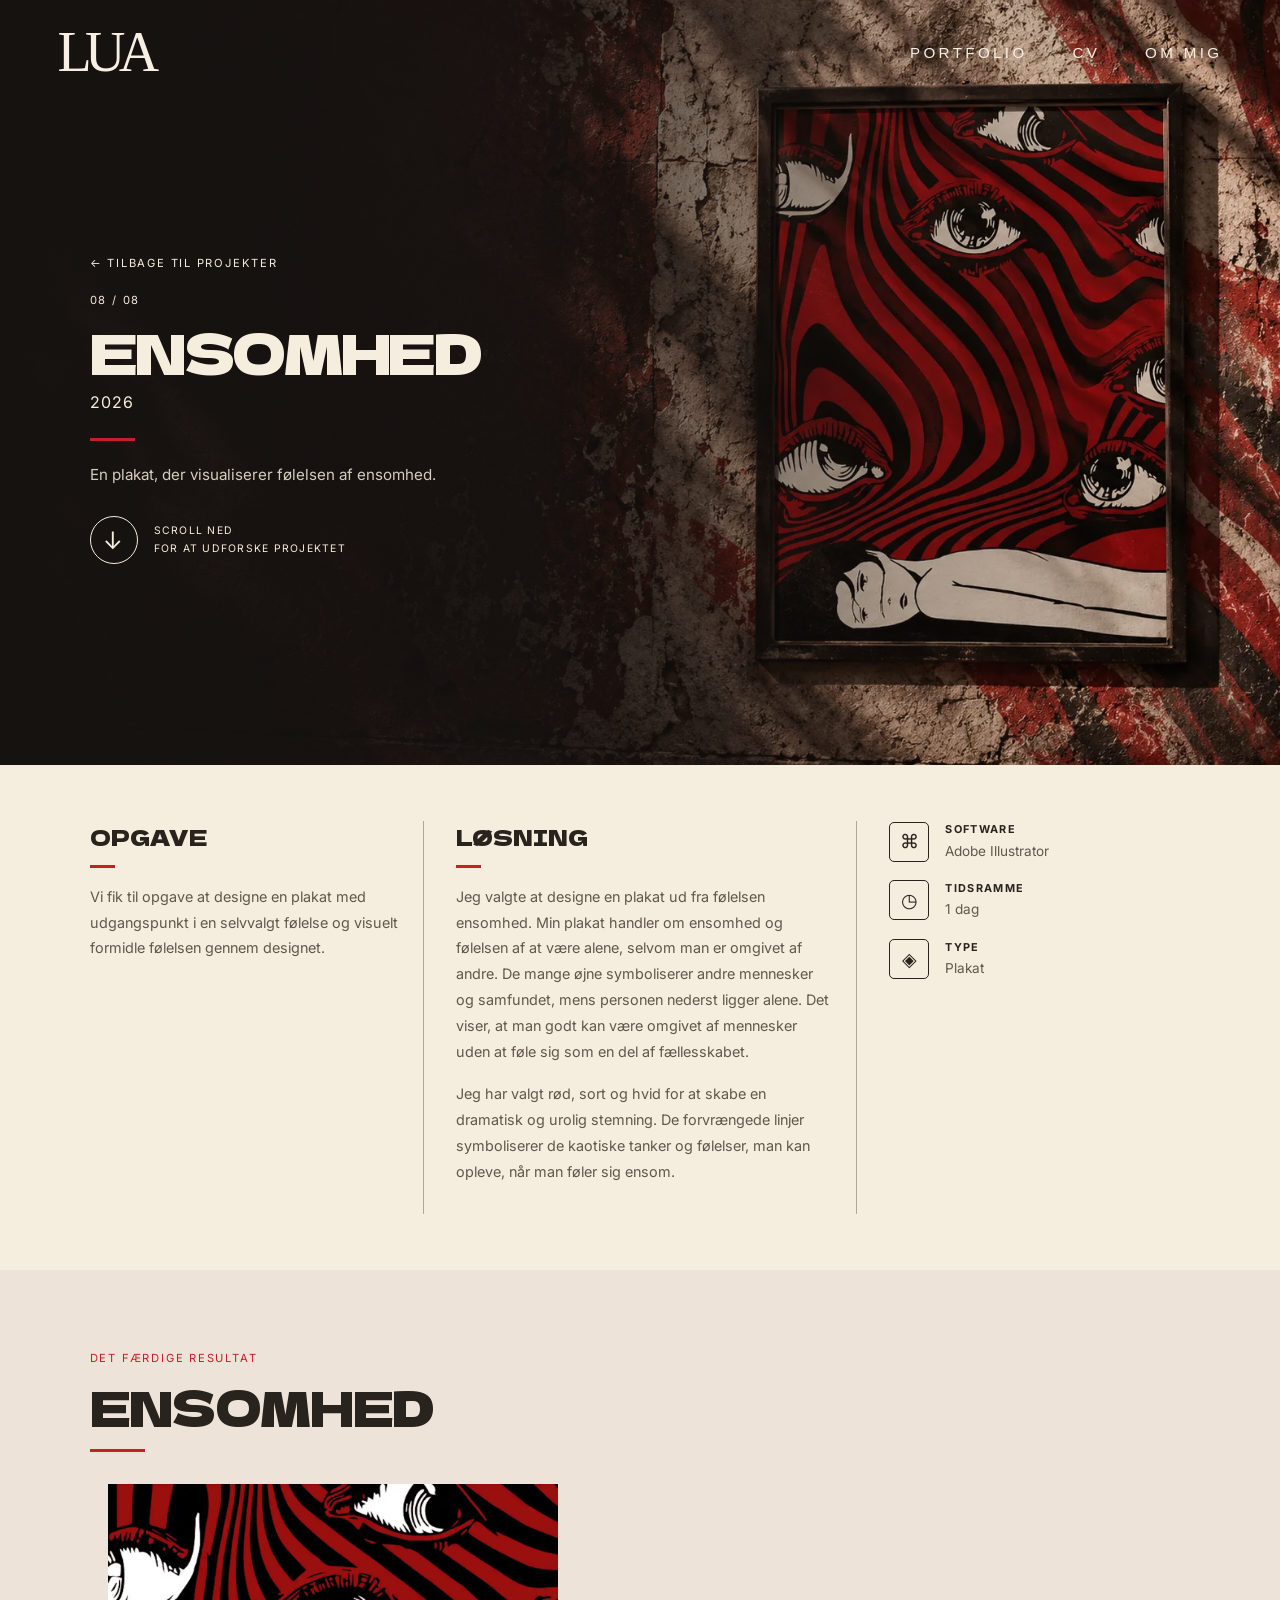
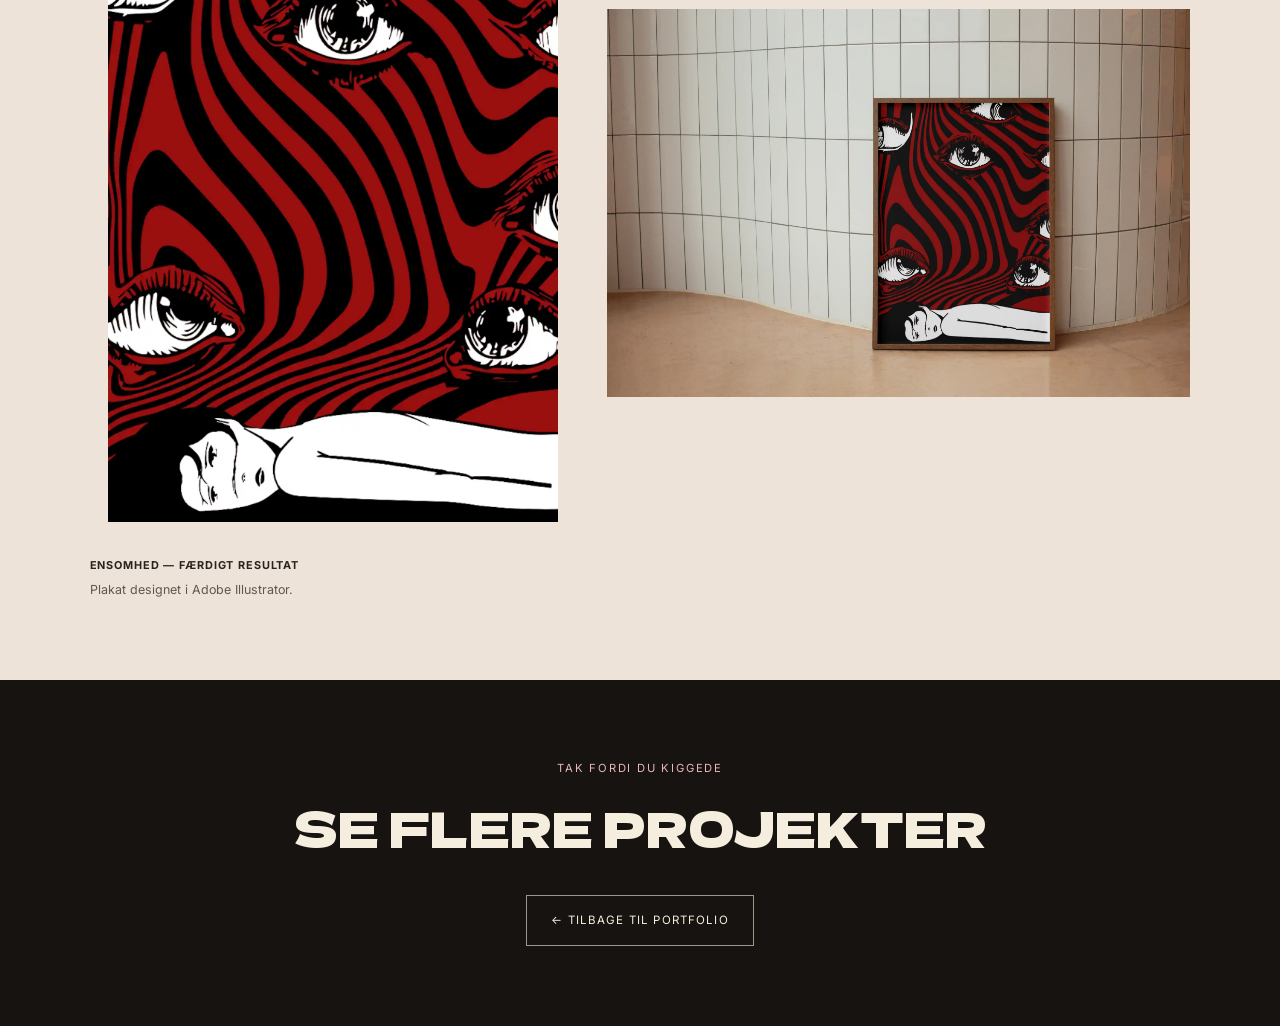
<file: project8.html>
<!doctype html>
<html lang="da">
  <head>
    <meta charset="UTF-8" />
    <meta name="viewport" content="width=device-width, initial-scale=1.0" />
    <link rel="icon" type="image/svg+xml" href="img/favi.svg" />

    <title>Ensomhed | LUA Portfolio</title>

    <!-- CSS -->
    <link rel="stylesheet" href="css/reset.css" />
    <link rel="stylesheet" href="css/generel.css" />
    <link rel="stylesheet" href="css/header.css" />
    <link rel="stylesheet" href="css/project8.css" />

    <!-- Google Fonts -->
    <link rel="preconnect" href="https://fonts.googleapis.com" />
    <link rel="preconnect" href="https://fonts.gstatic.com" crossorigin />
    <link
      href="https://fonts.googleapis.com/css2?family=Inter:wght@400;500;600;700&family=Dela+Gothic+One&display=swap"
      rel="stylesheet"
    />
  </head>

  <body>
    <!-- HEADER -->
    <header class="site-header">
      <a href="index.html" class="logo" aria-label="LUA – forsiden"> LUA </a>

      <button
        class="menu-toggle"
        aria-label="Åbn menu"
        aria-expanded="false"
        aria-controls="main-navigation"
        type="button"
      >
        <span></span>
        <span></span>
      </button>

      <nav class="main-navigation" id="main-navigation">
        <ul>
          <li><a href="portfolio.html">Portfolio</a></li>
          <li><a href="cv.html">CV</a></li>
          <li><a href="about.html">Om mig</a></li>
        </ul>
      </nav>
    </header>

    <main class="project-page project8-page">
      <!-- HERO -->
      <section class="project-hero">
        <img
          class="project-hero-image"
          src="img/8/hero.webp"
          alt="Plakat om ensomhed med øjne, forvrængede linjer og en person, der ligger alene"
        />

        <div class="project-hero-content">
          <a href="portfolio.html" class="back-link">
            ← TILBAGE TIL PROJEKTER
          </a>

          <span class="project-number">08 / 08</span>

          <h1>ENSOMHED</h1>

          <p class="project-year">2026</p>

          <span class="hero-divider"></span>

          <p class="hero-description">
            En plakat, der visualiserer følelsen af ensomhed.
          </p>

          <a href="#projektindhold" class="scroll-link">
            <span class="scroll-circle">↓</span>
            <span>
              SCROLL NED<br />
              FOR AT UDFORSKE PROJEKTET
            </span>
          </a>
        </div>
      </section>

      <!-- OPGAVE, LØSNING OG PROJEKTDETALJER -->
      <section
        class="project-overview"
        id="projektindhold"
        aria-label="Projektoversigt"
      >
        <!-- OPGAVE -->
        <article class="overview-column">
          <h2>OPGAVE</h2>
          <span class="small-divider"></span>

          <p>
            Vi fik til opgave at designe en plakat med udgangspunkt i en
            selvvalgt følelse og visuelt formidle følelsen gennem designet.
          </p>
        </article>

        <!-- LØSNING -->
        <article class="overview-column">
          <h2>LØSNING</h2>
          <span class="small-divider"></span>

          <p>
            Jeg valgte at designe en plakat ud fra følelsen ensomhed. Min plakat
            handler om ensomhed og følelsen af at være alene, selvom man er
            omgivet af andre. De mange øjne symboliserer andre mennesker og
            samfundet, mens personen nederst ligger alene. Det viser, at man
            godt kan være omgivet af mennesker uden at føle sig som en del af
            fællesskabet.
          </p>

          <p>
            Jeg har valgt rød, sort og hvid for at skabe en dramatisk og urolig
            stemning. De forvrængede linjer symboliserer de kaotiske tanker og
            følelser, man kan opleve, når man føler sig ensom.
          </p>
        </article>

        <!-- PROJEKTDETALJER -->
        <article class="overview-column overview-details">
          <div class="detail-item">
            <span class="detail-icon">⌘</span>

            <div>
              <h3>SOFTWARE</h3>
              <p>Adobe Illustrator</p>
            </div>
          </div>

          <div class="detail-item">
            <span class="detail-icon">◷</span>

            <div>
              <h3>TIDSRAMME</h3>
              <p>1 dag</p>
            </div>
          </div>

          <div class="detail-item">
            <span class="detail-icon">◈</span>

            <div>
              <h3>TYPE</h3>
              <p>Plakat</p>
            </div>
          </div>
        </article>
      </section>

      <!-- DET FÆRDIGE RESULTAT -->
      <section class="final-result-section">
        <div class="section-heading">
          <span class="section-kicker">DET FÆRDIGE RESULTAT</span>

          <h2>ENSOMHED</h2>

          <span class="section-divider"></span>
        </div>

        <figure class="loneliness-result">
          <img
            src="img/8/done.webp"
            alt="Det færdige plakatdesign om ensomhed"
          />

          <img
            class="loneliness-result-img"
            src="img/8/8.webp"
            alt="En alternativ visning af plakaten om ensomhed"
          />

          <figcaption>
            <strong>ENSOMHED — FÆRDIGT RESULTAT</strong>
            <span>Plakat designet i Adobe Illustrator.</span>
          </figcaption>
        </figure>
      </section>

      <!-- AFSLUTNING -->
      <section class="project-end">
        <span class="section-kicker">TAK FORDI DU KIGGEDE</span>

        <h2>SE FLERE PROJEKTER</h2>

        <a href="portfolio.html" class="back-to-portfolio">
          ← TILBAGE TIL PORTFOLIO
        </a>
      </section>
    </main>

    <!-- JAVASCRIPT -->
    <script src="js/header.js" defer></script>
  </body>
</html>
</file>
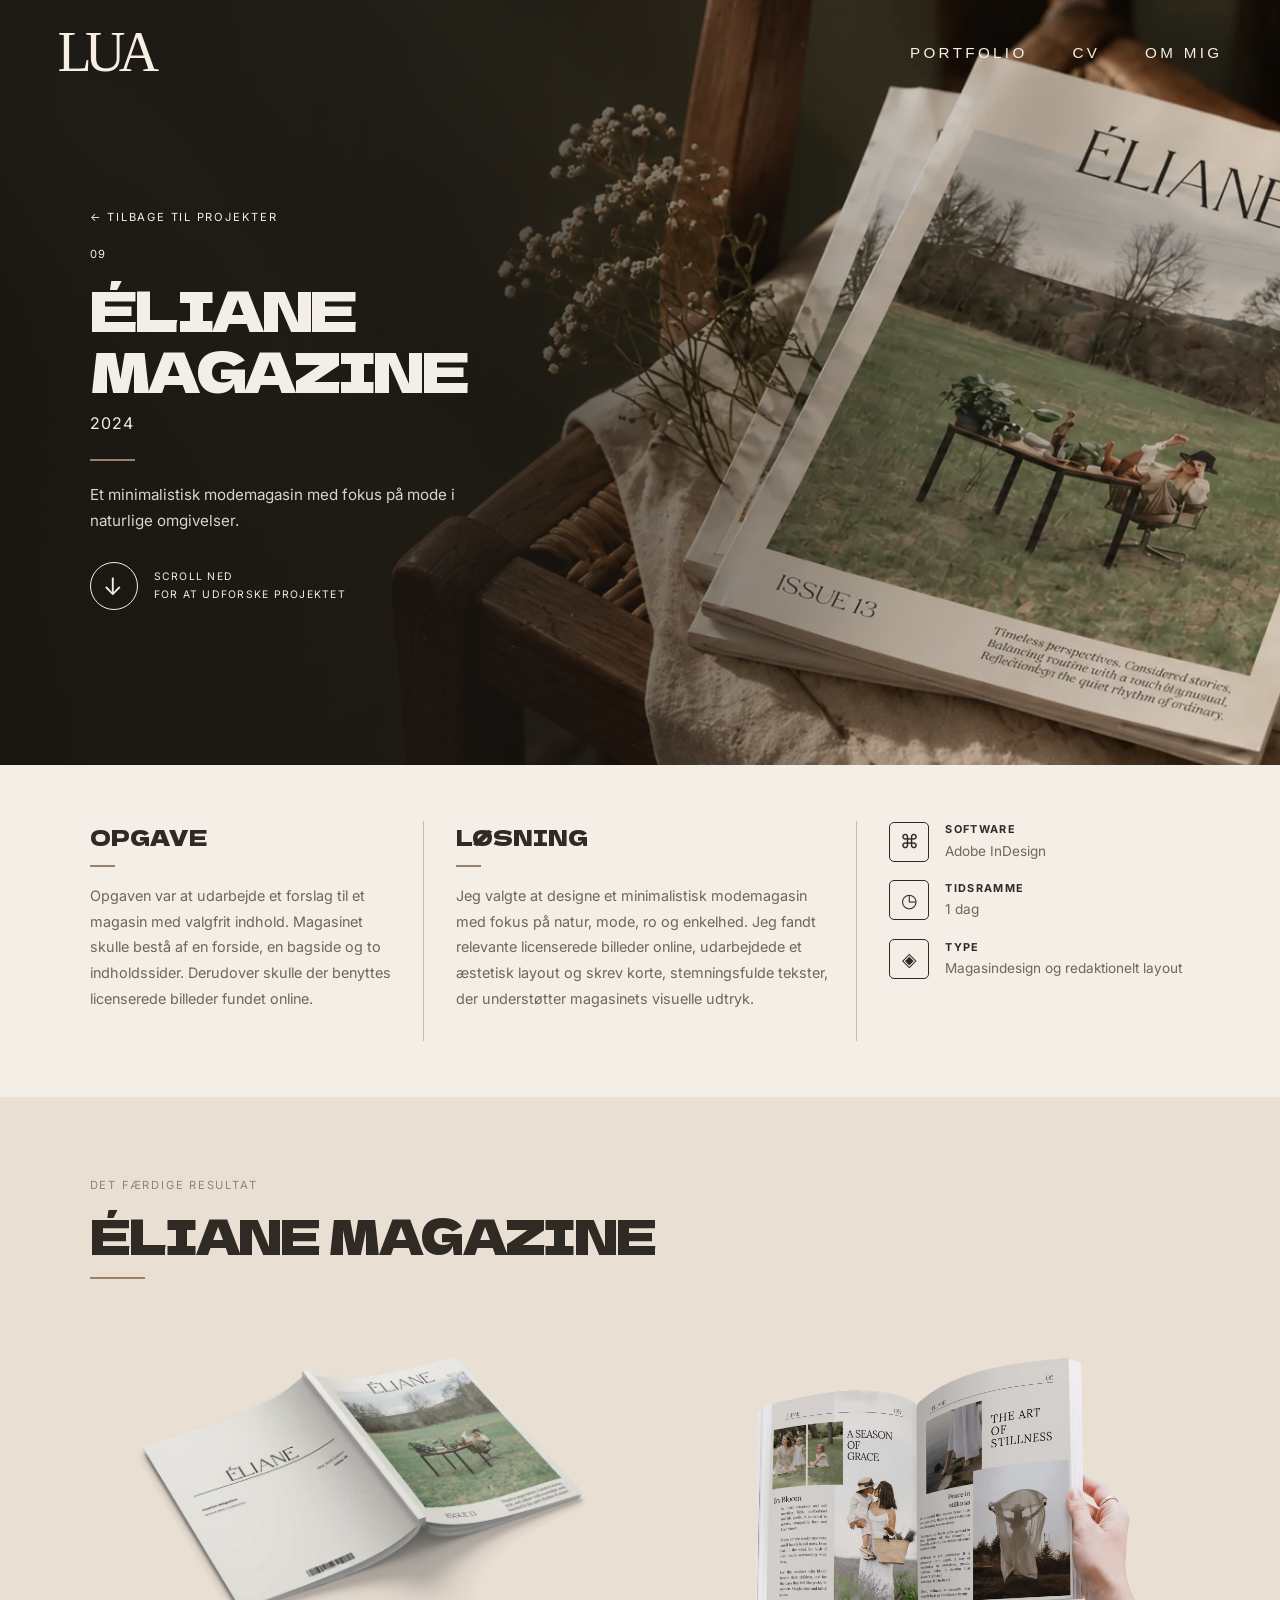
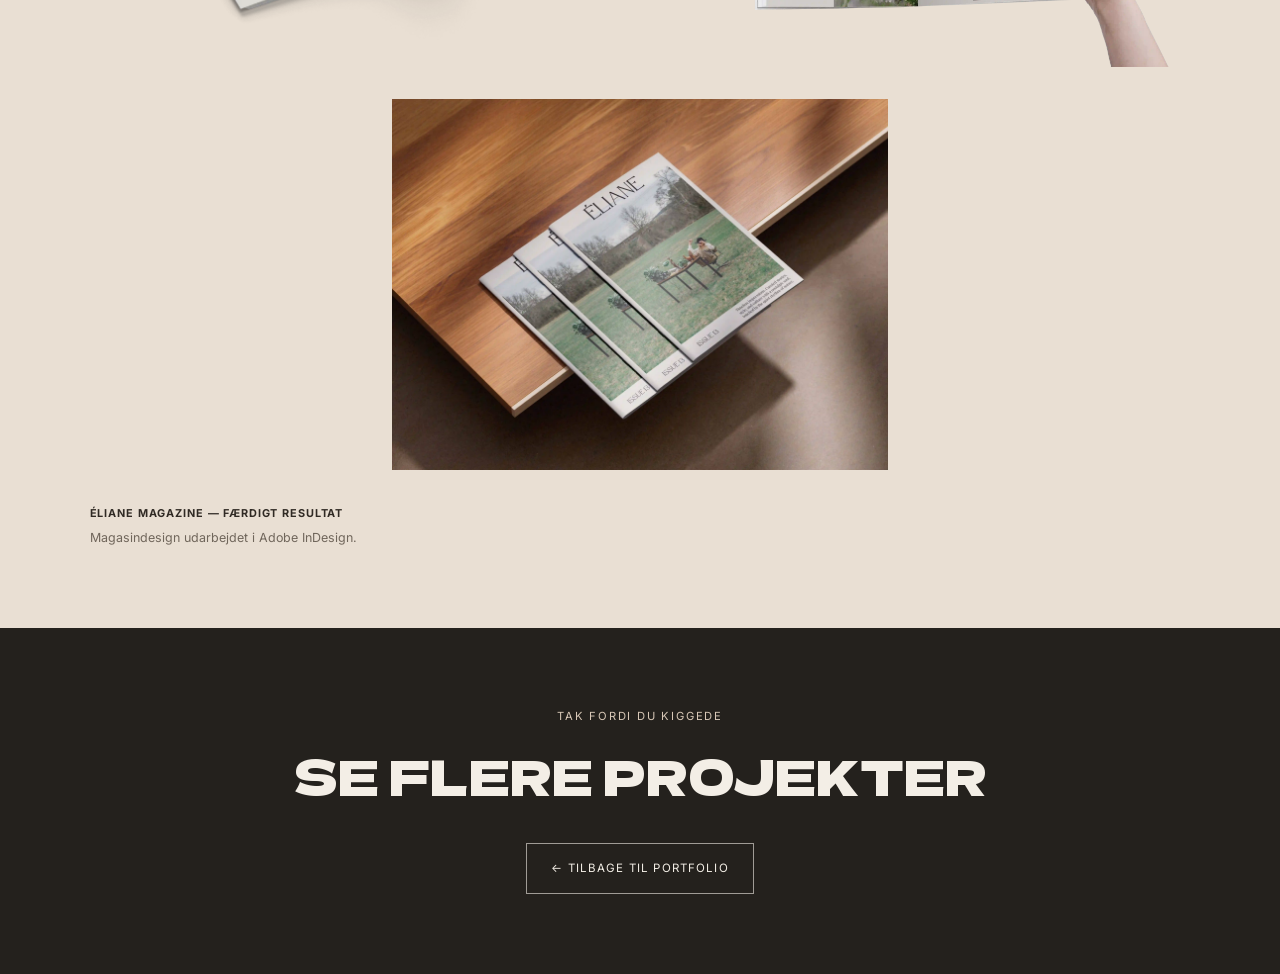
<file: project9.html>
<!doctype html>
<html lang="da">
  <head>
    <meta charset="UTF-8" />
    <meta name="viewport" content="width=device-width, initial-scale=1.0" />
    <link rel="icon" type="image/svg+xml" href="img/favi.svg" />

    <title>Éliane Magazine | LUA Portfolio</title>

    <!-- CSS -->
    <link rel="stylesheet" href="css/reset.css" />
    <link rel="stylesheet" href="css/generel.css" />
    <link rel="stylesheet" href="css/header.css" />
    <link rel="stylesheet" href="css/project9.css" />

    <!-- Google Fonts -->
    <link rel="preconnect" href="https://fonts.googleapis.com" />
    <link rel="preconnect" href="https://fonts.gstatic.com" crossorigin />
    <link
      href="https://fonts.googleapis.com/css2?family=Inter:wght@400;500;600;700&family=Dela+Gothic+One&display=swap"
      rel="stylesheet"
    />
  </head>

  <body>
    <!-- HEADER -->
    <header class="site-header">
      <a href="index.html" class="logo" aria-label="LUA – forsiden"> LUA </a>

      <button
        class="menu-toggle"
        aria-label="Åbn menu"
        aria-expanded="false"
        aria-controls="main-navigation"
        type="button"
      >
        <span></span>
        <span></span>
      </button>

      <nav class="main-navigation" id="main-navigation">
        <ul>
          <li><a href="portfolio.html">Portfolio</a></li>
          <li><a href="cv.html">CV</a></li>
          <li><a href="about.html">Om mig</a></li>
        </ul>
      </nav>
    </header>

    <main class="project-page project9-page">
      <!-- HERO -->
      <section class="project-hero">
        <img
          class="project-hero-image"
          src="img/9/hero.webp"
          alt="Éliane Magazine med et minimalistisk modemagasin inspireret af natur og nostalgi"
        />

        <div class="project-hero-content">
          <a href="portfolio.html" class="back-link">
            ← TILBAGE TIL PROJEKTER
          </a>

          <span class="project-number">09</span>

          <h1>ÉLIANE MAGAZINE</h1>

          <p class="project-year">2024</p>

          <span class="hero-divider"></span>

          <p class="hero-description">
            Et minimalistisk modemagasin med fokus på mode i naturlige
            omgivelser.
          </p>

          <a href="#projektindhold" class="scroll-link">
            <span class="scroll-circle">↓</span>
            <span>
              SCROLL NED<br />
              FOR AT UDFORSKE PROJEKTET
            </span>
          </a>
        </div>
      </section>

      <!-- OPGAVE, LØSNING OG PROJEKTDETALJER -->
      <section
        class="project-overview"
        id="projektindhold"
        aria-label="Projektoversigt"
      >
        <!-- OPGAVE -->
        <article class="overview-column">
          <h2>OPGAVE</h2>
          <span class="small-divider"></span>

          <p>
            Opgaven var at udarbejde et forslag til et magasin med valgfrit
            indhold. Magasinet skulle bestå af en forside, en bagside og to
            indholdssider. Derudover skulle der benyttes licenserede billeder
            fundet online.
          </p>
        </article>

        <!-- LØSNING -->
        <article class="overview-column">
          <h2>LØSNING</h2>
          <span class="small-divider"></span>

          <p>
            Jeg valgte at designe et minimalistisk modemagasin med fokus på
            natur, mode, ro og enkelhed. Jeg fandt relevante licenserede
            billeder online, udarbejdede et æstetisk layout og skrev korte,
            stemningsfulde tekster, der understøtter magasinets visuelle udtryk.
          </p>
        </article>

        <!-- PROJEKTDETALJER -->
        <article class="overview-column overview-details">
          <div class="detail-item">
            <span class="detail-icon">⌘</span>

            <div>
              <h3>SOFTWARE</h3>
              <p>Adobe InDesign</p>
            </div>
          </div>

          <div class="detail-item">
            <span class="detail-icon">◷</span>

            <div>
              <h3>TIDSRAMME</h3>
              <p>1 dag</p>
            </div>
          </div>

          <div class="detail-item">
            <span class="detail-icon">◈</span>

            <div>
              <h3>TYPE</h3>
              <p>Magasindesign og redaktionelt layout</p>
            </div>
          </div>
        </article>
      </section>

      <!-- DET FÆRDIGE RESULTAT -->
      <section class="final-result-section">
        <div class="section-heading">
          <span class="section-kicker">DET FÆRDIGE RESULTAT</span>

          <h2>ÉLIANE MAGAZINE</h2>

          <span class="section-divider"></span>
        </div>

        <figure class="eliane-result">
          <img
            src="img/9/2.webp"
            alt="Éliane Magazine – magasinets første viste side"
          />

          <img
            src="img/9/3.webp"
            alt="Éliane Magazine – magasinets anden viste side"
          />

          <img
            class="eliane-result-cover"
            src="img/9/1.webp"
            alt="Éliane Magazine – magasinets forside"
          />

          <figcaption>
            <strong>ÉLIANE MAGAZINE — FÆRDIGT RESULTAT</strong>
            <span>Magasindesign udarbejdet i Adobe InDesign.</span>
          </figcaption>
        </figure>
      </section>

      <!-- AFSLUTNING -->
      <section class="project-end">
        <span class="section-kicker">TAK FORDI DU KIGGEDE</span>

        <h2>SE FLERE PROJEKTER</h2>

        <a href="portfolio.html" class="back-to-portfolio">
          ← TILBAGE TIL PORTFOLIO
        </a>
      </section>
    </main>

    <!-- JAVASCRIPT -->
    <script src="js/header.js" defer></script>
  </body>
</html>
</file>
<file: css/generel.css>
:root {
  /* Baggrund */
  --color-bg-primary: #ddcdb3;

  /* Farver */
  --color-red: #a62525;
  --color-text-primary: #202020;
  --color-text-secondary: #a62525;

  /* Font */
  --font-primary: "Inter", sans-serif;

  /* Border radius */
  --radius-small: 0.5rem;
  --radius-medium: 2rem;
}

/* ========================================
   GENERELT LAYOUT
======================================== */

* {
  box-sizing: border-box;
}

html {
  scroll-behavior: smooth;
}

body {
  margin: 0;
  background-color: var(--color-bg-primary);
  font-family: var(--font-primary);
  font-weight: 400;
  line-height: 1.5;
  color: var(--color-text-primary);
}

/* Main må bruge hele skærmens bredde */

main {
  width: 100%;
  max-width: none;
  margin: 0;
  padding: 0;
}

img {
  max-width: 100%;
}
</file>
<file: css/header.css>
/* ========================================
   HEADER – MOBIL
======================================== */

.site-header {
  position: absolute;
  top: 0;
  left: 0;
  z-index: 1000;
  width: 100%;

  display: flex;
  align-items: center;
  justify-content: space-between;

  padding: 1.25rem 1.5rem;
  color: #f7eee4;
}

/* Logo */

.logo {
  position: relative;
  z-index: 1002;

  font-family: Georgia, "Times New Roman", serif;
  font-size: 2rem;
  font-weight: 400;
  line-height: 1;
  letter-spacing: -0.12em;

  color: inherit;
  text-decoration: none;
}

/* Burger og kryds */

.menu-toggle {
  position: relative;
  z-index: 1002;

  display: flex;
  flex-direction: column;
  justify-content: center;
  gap: 7px;

  width: 44px;
  height: 44px;
  padding: 8px;

  border: 0;
  background: transparent;
  color: inherit;
  cursor: pointer;
}

.menu-toggle span {
  display: block;
  width: 100%;
  height: 1.5px;

  background-color: currentColor;

  transition:
    transform 0.3s ease,
    opacity 0.2s ease;
}

/* Burger bliver til kryds */

.menu-toggle[aria-expanded="true"] span:first-child {
  transform: translateY(4.25px) rotate(45deg);
}

.menu-toggle[aria-expanded="true"] span:last-child {
  transform: translateY(-4.25px) rotate(-45deg);
}

/* ========================================
   FULLSCREEN MENU – MOBIL
======================================== */

.main-navigation {
  position: fixed;
  inset: 0;
  z-index: 1001;

  display: flex;
  align-items: center;
  justify-content: center;

  width: 100%;
  min-height: 100vh;
  min-height: 100dvh;

  padding: 6rem 1.5rem 3rem;

  /* Gennemsigtig bordeaux med synlig baggrund */
  background: rgb(29 16 19 / 82%);
  -webkit-backdrop-filter: blur(5px);
  backdrop-filter: blur(5px);

  visibility: hidden;
  opacity: 0;
  pointer-events: none;

  transform: translateY(-10px);

  transition:
    opacity 0.35s ease,
    transform 0.35s ease,
    visibility 0.35s ease;
}

/* Menu åben */

.main-navigation.is-open {
  visibility: visible;
  opacity: 1;
  pointer-events: auto;
  transform: translateY(0);
}

/* Links */

.main-navigation ul {
  display: flex;
  flex-direction: column;
  align-items: center;
  gap: 2.5rem;

  width: 100%;
  max-width: 400px;

  list-style: none;
  margin: 0;
  padding: 0;
}

.main-navigation li {
  width: 100%;
  text-align: center;
}

.main-navigation a {
  display: inline-block;
  padding: 0.5rem;

  font-family: "Onest", sans-serif;
  font-size: 1rem;
  font-weight: 400;
  letter-spacing: 0.22em;
  text-transform: uppercase;

  color: #f7eee4;
  text-decoration: none;

  transition: opacity 0.2s ease;
}

.main-navigation a:hover {
  opacity: 0.65;
}

/* ========================================
   TABLET OG DESKTOP
======================================== */

@media (min-width: 768px) {
  .site-header {
    padding: 1.5rem 3rem;
  }

  .logo {
    font-size: 3rem;
  }

  .menu-toggle {
    display: none;
  }

  .main-navigation {
    position: static;
    inset: auto;

    display: block;
    width: auto;
    min-height: 0;

    padding: 0;
    background: transparent;
    -webkit-backdrop-filter: none;
    backdrop-filter: none;

    visibility: visible;
    opacity: 1;
    pointer-events: auto;
    transform: none;

    transition: none;
  }

  .main-navigation ul {
    flex-direction: row;
    align-items: center;
    justify-content: flex-end;
    gap: 2rem;

    max-width: none;
  }

  .main-navigation li {
    width: auto;
  }

  .main-navigation a {
    padding: 0;
    font-size: 0.85rem;
    letter-spacing: 0.18em;
  }
}

@media (min-width: 1024px) {
  .site-header {
    padding: 1.5rem clamp(2rem, 4.5vw, 6rem);
  }

  .logo {
    font-size: 3.5rem;
  }

  .main-navigation ul {
    gap: clamp(2.5rem, 3.5vw, 5rem);
  }

  .main-navigation a {
    font-size: 0.95rem;
    letter-spacing: 0.22em;
  }
}

/* ========================================
   REDUCERET ANIMATION
======================================== */

@media (prefers-reduced-motion: reduce) {
  .menu-toggle span,
  .main-navigation,
  .main-navigation a {
    transition: none;
  }
}

/* ========================================
   TABLET – FRA 768 PX
======================================== */

@media (min-width: 768px) {
  .site-header {
    padding: 1.5rem 3rem;
  }

  .logo {
    font-size: 3rem;
  }

  .menu-toggle {
    display: none;
  }

  .main-navigation {
    position: static;
    width: auto;
    padding: 0;

    background: transparent;

    visibility: visible;
    opacity: 1;
    transform: none;
  }

  .main-navigation ul {
    flex-direction: row;
    align-items: center;
    gap: 2rem;
  }

  .main-navigation a {
    font-size: 0.85rem;
    letter-spacing: 0.18em;
  }

  /* Hero */

  .hero {
    min-height: 80vh;
    padding: 9rem 3rem 4rem;
  }

  .hero-content {
    max-width: 750px;
  }

  .hero h1 {
    font-size: clamp(3.5rem, 5vw, 4.5rem);
  }

  .hero p {
    font-size: 1.1rem;
  }
}

/* ========================================
   DESKTOP – FRA 1024 PX
======================================== */

@media (min-width: 1024px) {
  .site-header {
    padding: 1.5rem clamp(2rem, 4.5vw, 6rem);
  }

  /* Større logo */

  .logo {
    font-size: 3.5rem;
  }

  /* Navigation */

  .main-navigation ul {
    gap: clamp(2.5rem, 3.5vw, 5rem);
  }

  .main-navigation a {
    font-size: 0.95rem;
    letter-spacing: 0.22em;
    transition: opacity 0.2s ease;
  }

  .main-navigation a:hover {
    opacity: 0.7;
  }

  /* Hero */

  .hero {
    min-height: 100vh;
    padding: 10rem 4.5rem 5rem;
  }

  .hero-content {
    max-width: 850px;
  }

  .hero h1 {
    font-size: clamp(4.5rem, 5vw, 6rem);
    line-height: 1.05;
  }

  .hero p {
    max-width: 650px;
    font-size: 1.2rem;
    line-height: 1.8;
  }
}

/* ========================================
   REDUCERET ANIMATION
======================================== */

@media (prefers-reduced-motion: reduce) {
  .menu-toggle span,
  .main-navigation,
  .main-navigation a {
    transition: none;
  }
}
</file>
<file: css/index.css>
/* ========================================
   FORSIDE – MOBILE FIRST
======================================== */

/* Baggrund og grundlæggende styling */

body {
  background-color: #160609;
  font-family: var(--font-primary);
  color: #fff0dc;
}

/* Main skal fylde hele skærmen */

main {
  width: 100%;
  max-width: none;
  margin: 0;
  padding: 0;
}

/* ========================================
   HERO
======================================== */

.hero {
  position: relative;
  isolation: isolate;
  width: 100%;
  min-height: 100vh;
  min-height: 100svh;
  overflow: hidden;
  background-color: #160609;
  color: #fff0dc;
}

/* ========================================
   PLADE OG PIGE
======================================== */

.hero-pic {
  position: absolute;
  z-index: -1;
  left: 0;
  bottom: 0;
  width: 100%;
  height: 58%;
  object-fit: contain;
  object-position: center bottom;
}

/* ========================================
   LUA – SKOV RUDKJØBING
======================================== */

.hero-text {
  position: absolute;
  z-index: 1;
  top: 17%;
  left: 7.5%;
  width: 65%;
  height: auto;
}

/* ========================================
   PORTFOLIO – STREG, TEKST OG PIL
======================================== */

.hero-portfolio {
  position: absolute;
  z-index: 2;
  top: 34%;
  left: 9.5%;
  display: flex;
  flex-direction: column;
  align-items: flex-start;
  gap: 1rem;
  color: #fff0dc;
}

/* Streg under navnet */

.portfolio-line {
  display: block;
  width: 145px;
  height: 2px;
  background-color: currentColor;
  transform: translateY(2rem);
  margin-bottom: 2rem;
}

/* PORTFOLIO-tekst */

.portfolio-link {
  color: inherit;
  font-size: 0.9rem;
  letter-spacing: 0.45em;
  line-height: 1.5;
}

/* Pilens lodrette streg */

.portfolio-arrow {
  position: relative;
  display: block;
  width: 2px;
  height: 55px;
  margin-left: 15px;
  background-color: currentColor;
  cursor: pointer;
}

/* Pilens spids */

.portfolio-arrow span {
  position: absolute;
  bottom: 0;
  left: -7px;
  width: 16px;
  height: 16px;
  border-right: 2px solid currentColor;
  border-bottom: 2px solid currentColor;
  transform: rotate(45deg);
}

/* ========================================
   PORTFOLIO-SEKTION
======================================== */

html {
  scroll-behavior: smooth;
}

.portfolio-section {
  min-height: 100vh;
  padding: 5rem 1.5rem;
  background-color: #ddcdb3;
  color: #202020;
  scroll-margin-top: 0;
}

.portfolio-section .page-content {
  max-width: 1200px;
  margin: 0 auto;
}

.portfolio-section h2 {
  margin-bottom: 2rem;
}

/* ========================================
   MOBIL – MENU
======================================== */

@media (max-width: 767px) {
  .site-header {
    position: absolute;
    top: 0;
    left: 0;
    width: 100%;
    z-index: 100;
  }

  .main-navigation {
    position: absolute;
    top: 100%;
    left: 0;
    width: 100%;
    height: 47vh;
    height: 44svh;
    padding: 2rem 1.5rem;
    background-color: #1d1013;
    display: flex;
    flex-direction: column;
    justify-content: flex-start;
    overflow-y: auto;
    z-index: 100;
    visibility: hidden;
    opacity: 0;
    transform: translateY(-8px);
    transition:
      opacity 0.25s ease,
      transform 0.25s ease,
      visibility 0.25s ease;
  }

  .main-navigation.is-open {
    visibility: visible;
    opacity: 1;
    transform: translateY(0);
  }

  .main-navigation ul {
    display: flex;
    flex-direction: column;
    gap: 1.5rem;
  }

  /* MINDRE STREG */

  .portfolio-line {
    width: 120px;
    height: 1.5px;
  }

  /* MINDRE PORTFOLIO-TEKST */

  .portfolio-link {
    font-size: 0.8rem;
    letter-spacing: 0.35em;
  }

  /* MINDRE PIL */

  .portfolio-arrow {
    height: 40px;
    margin-left: 12px;
  }

  .portfolio-arrow span {
    width: 13px;
    height: 13px;
    left: -5.5px;
  }

  /* MERE LUFT MELLEM PIL OG ILLUSTRATION */

  .hero-pic {
    height: 54%;
  }
}

/* ========================================
   TABLET – FRA 768 PX
======================================== */

@media (min-width: 768px) {
  main {
    padding: 0;
  }

  /* HERO */

  .hero {
    position: relative;
    width: 100%;
    min-height: 100vh;
    min-height: 100svh;
    overflow: hidden;
    background-color: #160609;
  }

  /* PLADE OG PIGE */

  .hero-pic {
    position: absolute;
    z-index: -1;
    top: auto;
    right: 0;
    bottom: 0;
    left: 0;
    width: 100%;
    height: 58%;
    object-fit: contain;
    object-position: center bottom;
  }

  /* LUA – SKOV RUDKJØBING */

  .hero-text {
    position: absolute;
    z-index: 1;
    top: 12%;
    left: 5.5%;
    width: 42%;
    max-width: 500px;
    height: auto;
  }

  /* STREG, PORTFOLIO OG PIL */

  .hero-portfolio {
    position: absolute;
    z-index: 2;
    top: 29%;
    left: 6.5%;
    display: flex;
    flex-direction: column;
    align-items: flex-start;
    gap: 1rem;
    color: #fff0dc;
  }

  .portfolio-line {
    display: block;
    width: 150px;
    height: 2px;
    background-color: currentColor;
    transform: none;
    margin-bottom: 0;
  }

  .portfolio-link {
    color: inherit;
    font-size: 0.9rem;
    letter-spacing: 0.45em;
    line-height: 1.5;
  }

  .portfolio-arrow {
    position: relative;
    display: block;
    width: 2px;
    height: 60px;
    margin-left: 15px;
    background-color: currentColor;
    cursor: pointer;
  }

  .portfolio-arrow span {
    position: absolute;
    bottom: 0;
    left: -7px;
    width: 16px;
    height: 16px;
    border-right: 2px solid currentColor;
    border-bottom: 2px solid currentColor;
    transform: rotate(45deg);
  }
}

/* ========================================
   DESKTOP – FRA 1200 PX
======================================== */

@media (min-width: 1024px) {
  .hero {
    position: relative;
    width: 100%;
    min-height: 100vh;
    min-height: 100svh;
    overflow: hidden;
    background-color: #160609;
  }

  /* PLADE OG PIGE – TIL HØJRE */

  .hero-pic {
    position: absolute;
    z-index: -1;
    top: 0;
    right: 0;
    bottom: 0;
    left: auto;
    width: 72%;
    height: 100%;
    object-fit: contain;
    object-position: right center;
  }

  /* LUA – SKOV RUDKJØBING */

  .hero-text {
    position: absolute;
    z-index: 1;
    top: 28%;
    left: 5.5%;
    width: 33%;
    max-width: 650px;
    height: auto;
  }

  /* STREG, PORTFOLIO OG PIL */

  .hero-portfolio {
    position: absolute;
    z-index: 2;
    top: 60%; /* Flytter stregen og portfolio op */
    left: 5.5%;
    display: flex;
    flex-direction: column;
    align-items: flex-start;
    gap: 1rem;
  }

  .portfolio-line {
    width: 300px;
    height: 2px;
    transform: none;
    margin-bottom: 0;
  }

  .portfolio-link {
    font-size: 1rem;
    letter-spacing: 0.45em;
  }

  .portfolio-arrow {
    width: 2px;
    height: 65px;
    margin-left: 15px;
  }
}

/* ========================================
   TILGÆNGELIGHED
======================================== */

@media (prefers-reduced-motion: reduce) {
  html {
    scroll-behavior: auto;
  }
}
</file>
<file: css/portfolio.css>
.portfolio-page {
  position: relative;
  isolation: isolate;
  width: 100%;
  max-width: none;
  min-height: 100vh;
  margin: 0;
  padding: 3rem 5.5% 4rem;
  box-sizing: border-box;
  overflow: hidden;

  background:
    radial-gradient(
      ellipse at 100% 12%,
      rgba(255, 45, 0, 0.5) 0%,
      rgba(125, 10, 15, 0.25) 23%,
      transparent 48%
    ),
    #160609;
}

/* ------ OVERSKRIFT OG INTRO ------ */

.projects-intro {
  position: relative;
  z-index: 1;
  margin: 4rem 0 2.5rem;
}

.projects-intro h1 {
  margin: 0;
  font-size: clamp(1.5rem, 4vw, 4rem);
  line-height: 1;
  font-weight: 400;
  letter-spacing: -0.04em;
  font-family: "Onest", sans-serif;
  color: #fff0dc;
}

/* Streg under overskriften */

.intro-line {
  width: 100%;
  max-width: 650px;
  height: 2px;
  margin: 1rem 0 1.5rem;
  background-color: #fff0dc;
}

/* Beskrivende tekst */

.projects-intro p {
  width: 100%;
  max-width: 700px;
  margin: 0;
  font-size: 1rem;
  line-height: 1.8;
  letter-spacing: 0.04em;
  color: rgba(255, 240, 220, 0.85);
}

/* ========================================
   PROJEKTKORT – MOBIL
======================================== */

.projects-grid {
  position: relative;
  z-index: 1;
  display: grid;
  grid-template-columns: 1fr;
  gap: 1.2rem;
}

.project-card {
  position: relative;
  display: block;
  min-width: 0;
  aspect-ratio: 1.5 / 1;
  overflow: hidden;
  border: 1px solid rgba(255, 240, 220, 0.35);
  border-radius: 13px;
  color: #fff0dc;
  text-decoration: none;
  background-color: #1d1013;
}

/* Mørk overgang nederst på billederne */

.project-card::after {
  content: "";
  position: absolute;
  inset: 0;
  background: linear-gradient(
    to top,
    rgba(12, 3, 5, 0.96) 0%,
    rgba(12, 3, 5, 0.5) 27%,
    transparent 65%
  );
  pointer-events: none;
}

/* Projektbilleder */

.project-card img {
  display: block;
  width: 100%;
  height: 100%;
  object-fit: cover;
  transition: transform 0.4s ease;
}

/* Tekst på projektkortene */

.project-info {
  position: absolute;
  z-index: 1;
  left: 4%;
  right: 18%;
  bottom: 7%;
}

.project-info span {
  display: block;
  margin-bottom: 0.35rem;
  font-size: 0.75rem;
  letter-spacing: 0.15em;
  line-height: 1.4;
  font-family: "Onest", sans-serif;
}

.project-info h2 {
  margin: 0;
  font-size: clamp(1.25rem, 3vw, 2rem);
  line-height: 1.05;
  font-weight: 400;
  letter-spacing: -0.035em;
  font-family: "Intel One Mono", monospace;
}

/* Rund pil på hvert kort */

.project-arrow {
  position: absolute;
  z-index: 2;
  right: 4%;
  bottom: 6%;
  display: flex;
  align-items: center;
  justify-content: center;
  width: 48px;
  height: 48px;
  border: 1px solid #fff0dc;
  border-radius: 50%;
  font-size: 1.8rem;
  font-weight: 300;
  line-height: 1;
  transition:
    background-color 0.25s ease,
    color 0.25s ease;
}

/* ========================================
   HOVER-EFFEKT
======================================== */

@media (hover: hover) {
  .project-card:hover img {
    transform: scale(1.04);
  }

  .project-card:hover .project-arrow {
    background-color: #fff0dc;
    color: #160609;
  }
}

/* --------------- TABLET --------------- */
@media (min-width: 600px) {
  .portfolio-page {
    padding: 3rem 4% 4rem;
  }

  .projects-intro {
    margin-top: 5rem;
    margin-bottom: 2rem;
  }

  .intro-line {
    width: min(100%, 510px);
  }

  .projects-intro p {
    font-size: 1.15rem;
  }

  .projects-grid {
    grid-template-columns: repeat(2, minmax(0, 1fr));
    gap: 1rem;
  }

  .project-card {
    aspect-ratio: 1.15 / 1;
  }

  .project-info span {
    font-size: clamp(0.65rem, 1.3vw, 0.85rem);
  }

  .project-arrow {
    width: 42px;
    height: 42px;
    font-size: 1.5rem;
  }
}

/* --------------- DESKTOP --------------- */

@media (min-width: 1024px) {
  body {
    margin: 0;
    width: 100%;
    background-color: #160609;
  }

  .portfolio-page {
    width: 100%;
    max-width: none;
    margin: 0;
    padding: 2rem 7% 5rem;
    box-sizing: border-box;
  }

  .projects-intro {
    margin-top: 5rem;
    margin-bottom: 2.5rem;
  }

  .projects-grid {
    grid-template-columns: repeat(3, minmax(0, 1fr));
    gap: 1.25rem;
  }

  .project-card {
    aspect-ratio: 1.15 / 1;
  }

  .project-info span {
    font-size: 0.8rem;
  }
}

/* ========================================
   TILGÆNGELIGHED
======================================== */

@media (prefers-reduced-motion: reduce) {
  .project-card img,
  .project-arrow {
    transition: none;
  }
}
</file>
<file: css/project1.css>
/* ========================================
   PROJEKTSIDE – GRUNDLÆGGENDE
   MOBILE FIRST
======================================== */

.project-page {
  width: 100%;
  max-width: none;
  background: #f5eddd;
  color: #211b18;
  font-family: var(--font-primary);
}

.project-page img {
  display: block;
  max-width: 100%;
}

.project-page figure {
  margin: 0;
}

.project-page h1,
.project-page h2,
.project-page h3,
.project-page p {
  margin-top: 0;
}

/* ========================================
   HERO – MOBIL
======================================== */

.project-hero {
  position: relative;
  isolation: isolate;
  display: flex;
  align-items: flex-end;
  min-height: 100vh;
  min-height: 100svh;
  overflow: hidden;
  background: #160609;
  color: #fff0dc;
}

.project-hero::after {
  content: "";
  position: absolute;
  z-index: -1;
  inset: 0;
  background: linear-gradient(
    to top,
    rgba(15, 4, 5, 0.98) 0%,
    rgba(15, 4, 5, 0.9) 38%,
    rgba(15, 4, 5, 0.3) 75%,
    rgba(15, 4, 5, 0.1) 100%
  );
}

.project-hero-image {
  position: absolute;
  z-index: -2;
  inset: 0;
  width: 100%;
  height: 100%;
  object-fit: cover;
  object-position: 60% center;
}

.project-hero-content {
  width: 100%;
  margin: 0;
  padding: 7rem 7% 2.5rem;
}

.back-link {
  display: inline-block;
  margin-bottom: 1.3rem;
  color: inherit;
  text-decoration: none;
  font-size: 0.7rem;
  letter-spacing: 0.16em;
}

.back-link:hover {
  text-decoration: underline;
}

.project-number,
.section-kicker {
  display: block;
  margin-bottom: 0.8rem;
  font-size: 0.7rem;
  letter-spacing: 0.16em;
  line-height: 1.6;
}

.project-hero h1 {
  margin-bottom: 0.7rem;
  font-size: clamp(2.4rem, 11vw, 3.7rem);
  font-weight: 400;
  line-height: 0.98;
  letter-spacing: -0.045em;
}

.project-year {
  margin-bottom: 1.5rem;
  font-size: 1rem;
  letter-spacing: 0.08em;
}

.hero-divider {
  display: block;
  width: 45px;
  height: 2px;
  margin-bottom: 1.3rem;
  background: currentColor;
}

.hero-description {
  max-width: 300px;
  font-size: 0.95rem;
  line-height: 1.7;
  color: rgba(255, 240, 220, 0.85);
}

.scroll-link {
  display: flex;
  align-items: center;
  gap: 1rem;
  margin-top: 1.8rem;
  color: inherit;
  text-decoration: none;
  font-size: 0.65rem;
  letter-spacing: 0.12em;
  line-height: 1.8;
}

.scroll-circle {
  display: flex;
  flex-shrink: 0;
  align-items: center;
  justify-content: center;
  width: 48px;
  height: 48px;
  border: 1px solid currentColor;
  border-radius: 50%;
  font-size: 1.5rem;
  transition:
    background-color 0.25s ease,
    color 0.25s ease;
}

.scroll-link:hover .scroll-circle {
  background: #fff0dc;
  color: #160609;
}

/* ========================================
   OPGAVE OG LØSNING – MOBIL
======================================== */

.project-overview {
  display: grid;
  grid-template-columns: 1fr;
  gap: 2rem;
  padding: 3rem 7%;
  background: #f5eddd;
  color: #29231e;
}

.overview-column {
  min-width: 0;
  padding: 0 0 1.8rem;
  border-right: none;
  border-bottom: 1px solid rgba(41, 35, 30, 0.25);
}

.overview-column:last-child {
  padding-bottom: 0;
  border-bottom: none;
}

.overview-column h2 {
  margin-bottom: 0.7rem;
  font-size: 1.5rem;
  font-weight: 400;
}

.small-divider {
  display: block;
  width: 25px;
  height: 2px;
  margin-bottom: 1rem;
  background: #29231e;
}

.overview-column > p {
  margin-bottom: 0;
  font-size: 0.9rem;
  line-height: 1.7;
  color: #5a5148;
}

.overview-details {
  display: flex;
  flex-direction: column;
  gap: 1.1rem;
}

.detail-item {
  display: flex;
  align-items: center;
  gap: 1rem;
}

.detail-icon {
  display: flex;
  flex-shrink: 0;
  align-items: center;
  justify-content: center;
  width: 40px;
  height: 40px;
  border: 1px solid #29231e;
  border-radius: 5px;
  font-size: 1.3rem;
}

.detail-item h3 {
  margin-bottom: 0.2rem;
  font-size: 0.68rem;
  letter-spacing: 0.12em;
}

.detail-item p {
  margin-bottom: 0;
  font-size: 0.85rem;
  line-height: 1.5;
  color: #5a5148;
}

/* ========================================
   FÆLLES OVERSKRIFTER
======================================== */

.section-heading {
  margin-bottom: 2rem;
}

.section-heading .section-kicker {
  color: #8a5b3d;
}

.section-heading h2 {
  margin-bottom: 1rem;
  font-size: clamp(2rem, 8vw, 3rem);
  font-weight: 400;
  line-height: 1.05;
  letter-spacing: -0.035em;
}

.section-divider {
  display: block;
  width: 55px;
  height: 2px;
  background: #8a5b3d;
}

/* ========================================
   KONCEPT OG IDÉ – MOBIL
   MØRK BORDEAUX
======================================== */

.concept-section {
  padding: 3.5rem 6%;
  background: #160609;
  color: #fff0dc;
}

.concept-section .section-heading .section-kicker {
  color: #c3a58a;
}

.concept-section .section-heading h2 {
  color: #fff0dc;
}

.concept-section .section-divider {
  background: #c3a58a;
}

.concept-intro {
  display: grid;
  grid-template-columns: 1fr;
  gap: 1rem;
  margin-bottom: 2rem;
}

.concept-intro p {
  margin-bottom: 0;
  font-size: 1rem;
  line-height: 1.9;
  color: rgba(255, 240, 220, 0.82);
}

/* Hotel og moodboard uden ekstra baggrund */

.concept-images {
  display: grid;
  grid-template-columns: 1fr;
  gap: 2rem;
}

.concept-image,
.concept-image img {
  background: transparent;
}

.concept-image img {
  width: 100%;
  height: auto;
  max-height: none;
  object-fit: contain;
}

.concept-image figcaption {
  margin-top: 0.8rem;
  font-size: 0.65rem;
  letter-spacing: 0.12em;
  line-height: 1.6;
  color: #c3a58a;
}
/* Mobil – mindre billede */
.concept-building img {
  width: 75%;
  margin: 0 auto;
  display: block;
}
/* ========================================
   FARVEPALETTE – MOBIL
======================================== */

.palette-section {
  display: grid;
  grid-template-columns: 1fr;
  gap: 1.5rem;
  margin-top: 3rem;
  padding-top: 2.5rem;
  border-top: 1px solid rgba(255, 240, 220, 0.25);
}

.palette-section h3 {
  margin-bottom: 0.6rem;
  font-size: 1.6rem;
  font-weight: 400;
  color: #fff0dc;
}

.palette-section p {
  margin-bottom: 0;
  font-size: 0.9rem;
  line-height: 1.7;
  color: rgba(255, 240, 220, 0.75);
}

.color-palette {
  display: grid;
  grid-template-columns: repeat(5, minmax(0, 1fr));
  gap: 0.45rem;
}

.color-swatch {
  display: flex;
  flex-direction: column;
  gap: 0.6rem;
  min-width: 0;
  font-size: 0.48rem;
  letter-spacing: 0;
  color: #fff0dc;
}

.swatch-color {
  display: block;
  width: 100%;
  aspect-ratio: 1 / 1.2;
  border: 1px solid rgba(255, 240, 220, 0.15);
}

/* ========================================
   SKITSER – MOBIL
   CREME
======================================== */

.process-section {
  padding: 3.5rem 6%;
  background: #f5eddd;
  color: #211b18;
}

.process-section .section-heading .section-kicker {
  color: #8a5b3d;
}

.process-section .section-heading h2 {
  color: #211b18;
}

.process-section .section-divider {
  background: #8a5b3d;
}

.process-layout {
  display: grid;
  grid-template-columns: 1fr;
  gap: 3rem;
}

.process-column {
  min-width: 0;
}

.process-block h3,
.poster-heading h3 {
  margin-bottom: 1rem;
  font-size: 1.8rem;
  font-weight: 400;
}

.process-block > p {
  max-width: 600px;
  margin-bottom: 1.5rem;
  font-size: 0.95rem;
  line-height: 1.8;
  color: #51483f;
}

/* Skitsebilleder uden ekstra baggrund */

.sketch-grid {
  display: grid;
  grid-template-columns: repeat(3, minmax(0, 1fr));
  gap: 0.5rem;
}

.sketch-grid figure,
.sketch-grid img {
  background: transparent;
}

.sketch-grid img {
  width: 100%;
  aspect-ratio: 3 / 4;
  object-fit: contain;
}

.sketch-grid figcaption,
.detail-image-grid figcaption,
.final-poster figcaption {
  margin-top: 0.8rem;
  font-size: 0.5rem;
  letter-spacing: 0.04em;
  line-height: 1.6;
  color: #71665b;
}

/* ========================================
   DETALJER – BORDEAUX
======================================== */

.details-block {
  margin-top: 2.5rem;
  padding: 2rem 1rem;
  border-top: 1px solid rgba(255, 240, 220, 0.25);
  border-radius: 2px;
  background: #160609;
  color: #fff0dc;
}

.details-block h3 {
  color: #fff0dc;
}

.details-block > p {
  color: rgba(255, 240, 220, 0.82);
}

.detail-image-grid {
  display: grid;
  grid-template-columns: repeat(3, minmax(0, 1fr));
  gap: 0.5rem;
}

.detail-image-grid figure,
.detail-image-grid img {
  background: transparent;
}

.detail-image-grid img {
  width: 100%;
  aspect-ratio: 3 / 4;
  object-fit: contain;
}

.detail-image-grid figcaption {
  font-size: 0.5rem;
  color: #c3a58a;
}

/* ========================================
   FÆRDIG PLAKAT – CREME
======================================== */

.final-poster {
  min-width: 0;
  padding: 1rem;
  background: #f5eddd;
  color: #211b18;
}

.poster-heading {
  margin-bottom: 1.5rem;
}

.poster-heading .section-kicker {
  color: #8a5b3d;
}

.final-poster figure {
  position: static;
  background: transparent;
}

.final-poster figure img {
  width: 100%;
  height: auto;
  max-height: none;
  object-fit: contain;
  background: transparent;
}

.final-poster figcaption {
  text-align: center;
}

/* ========================================
   AFSLUTNING – BORDEAUX
======================================== */

.project-end {
  padding: 4rem 1.5rem;
  text-align: center;
  background: #160609;
  color: #fff0dc;
}

.project-end .section-kicker {
  color: #c3a58a;
}

.project-end h2 {
  margin-bottom: 2rem;
  font-size: clamp(2rem, 8vw, 3rem);
  font-weight: 400;
}

.back-to-portfolio {
  display: inline-block;
  padding: 1rem 1.5rem;
  border: 1px solid rgba(255, 240, 220, 0.6);
  color: #fff0dc;
  font-size: 0.75rem;
  letter-spacing: 0.12em;
  text-decoration: none;
  transition:
    background-color 0.25s ease,
    color 0.25s ease;
}

.back-to-portfolio:hover {
  background: #fff0dc;
  color: #160609;
}

/* ========================================
   TABLET – FRA 600 PX
======================================== */

/* ========================================
   TABLET – FRA 600 PX
======================================== */

@media (min-width: 600px) {
  /* HERO */

  .project-hero {
    min-height: 650px;
    min-height: 85svh;
    align-items: center;
  }

  .project-hero::after {
    background: linear-gradient(
      90deg,
      rgba(15, 4, 5, 0.98) 0%,
      rgba(15, 4, 5, 0.88) 35%,
      rgba(15, 4, 5, 0.35) 65%,
      rgba(15, 4, 5, 0.05) 100%
    );
  }

  .project-hero-content {
    width: 50%;
    margin-left: 5%;
    padding: 6rem 0 3rem;
  }

  .project-hero h1 {
    font-size: clamp(3rem, 6vw, 4.5rem);
  }

  /* OPGAVE OG LØSNING */

  .project-overview {
    grid-template-columns: 1fr 1fr;
    gap: 2rem;
    padding: 3.5rem 5%;
  }

  .overview-column:nth-child(2) {
    padding-right: 0;
    border-right: none;
  }

  .overview-details {
    grid-column: 1 / -1;
    display: grid;
    grid-template-columns: 1fr 1fr;
    padding-top: 1.5rem;
    border-top: 1px solid rgba(41, 35, 30, 0.25);
  }

  /* KONCEPT OG IDÉ */

  .concept-section {
    padding: 4rem 5%;
  }

  .concept-intro {
    grid-template-columns: repeat(2, minmax(0, 1fr));
    gap: 2rem;
  }

  .concept-images {
    grid-template-columns: repeat(2, minmax(0, 1fr));
    gap: 1rem;
    align-items: start;
  }

  /* Bygningen – større på tablet */

  .concept-building img {
    width: 100%;
    height: 360px;
    max-height: none;
    margin: 0 auto;
    object-fit: contain;
  }

  /* Moodboard */

  .concept-image:not(.concept-building) img {
    width: 100%;
    height: 260px;
    max-height: 260px;
    object-fit: contain;
  }

  /* FARVEPALETTE */

  .palette-section {
    grid-template-columns: 1fr;
    gap: 1.5rem;
  }

  .color-swatch {
    font-size: 0.6rem;
    letter-spacing: 0.04em;
  }

  /* DESIGNPROCESSEN */

  .process-section {
    padding: 4rem 5%;
  }

  .process-layout {
    grid-template-columns: 1fr;
    gap: 3rem;
  }

  .details-block {
    padding: 2rem;
  }

  .sketch-grid,
  .detail-image-grid {
    gap: 0.8rem;
  }

  .sketch-grid figcaption,
  .detail-image-grid figcaption {
    font-size: 0.6rem;
  }

  .final-poster {
    padding: 1.5rem;
  }
}

/* ========================================
   DESKTOP – FRA 1200 PX
======================================== */

@media (min-width: 1200px) {
  /* ========================================
     HERO
  ======================================== */

  .project-hero {
    min-height: 85svh;
    align-items: center;
  }

  .project-hero-content {
    width: min(480px, 43%);
    margin-left: 5%;
  }

  .project-hero h1 {
    font-size: clamp(3.5rem, 4.3vw, 4.5rem);
  }

  /* ========================================
     OPGAVE OG LØSNING
  ======================================== */

  .project-overview {
    grid-template-columns: 1fr 1.2fr 1.15fr;
    gap: 2rem;
    padding: 3.5rem 5%;
  }

  .overview-column {
    padding-right: 1.5rem;
    border-right: 1px solid rgba(41, 35, 30, 0.4);
    border-bottom: none;
  }

  .overview-column:nth-child(2) {
    padding-right: 1.5rem;
    border-right: 1px solid rgba(41, 35, 30, 0.4);
  }

  .overview-column:last-child {
    padding-right: 0;
    border-right: none;
  }

  .overview-details {
    grid-column: auto;
    display: flex;
    padding-top: 0;
    border-top: none;
  }

  /* ========================================
     KONCEPT OG IDÉ
  ======================================== */

  .concept-section {
    position: relative;
    display: grid;
    grid-template-columns: minmax(0, 1fr) minmax(0, 1fr);
    column-gap: 3.5rem;
    align-items: start;
    padding: 5rem 7%;
  }

  .concept-section > .section-heading,
  .concept-section > .concept-intro {
    grid-column: 1 / -1;
  }

  .concept-intro {
    display: grid;
    grid-template-columns: minmax(0, 1fr) minmax(0, 1fr);
    column-gap: 3.5rem;
    margin-bottom: 3rem;
  }

  /* Højre introduktion flugter med højre indhold */

  .concept-intro p:nth-child(2) {
    padding-left: 2rem;
  }

  /* ========================================
     BYGNING OG MOODBOARD
  ======================================== */

  .concept-section > .concept-images {
    grid-column: 1;
    grid-row: 3;

    display: grid;
    grid-template-columns: repeat(2, minmax(0, 1fr));
    align-items: start;
    gap: 1.5rem;

    padding-right: 2rem;
  }

  .concept-image,
  .concept-image img {
    background: transparent;
  }

  .concept-image img {
    width: 100%;
    height: 280px;
    max-height: 280px;
    object-fit: contain;
  }

  .concept-image figcaption {
    margin-top: 0.8rem;
    font-size: 0.65rem;
    letter-spacing: 0.12em;
    line-height: 1.6;
    color: #c3a58a;
  }

  /* ========================================
     FARVEPALETTE – HØJRE SIDE
  ======================================== */

  .concept-section > .palette-section {
    position: relative;
    grid-column: 2;
    grid-row: 3;

    display: flex;
    flex-direction: column;
    align-items: stretch;
    gap: 1.5rem;

    margin: 0;
    padding: 0 0 0 2rem;
    border: none;
  }

  .palette-section h3 {
    margin-bottom: 0.6rem;
  }

  .palette-section p {
    margin-bottom: 0;
  }

  .concept-section .color-palette {
    display: grid;
    grid-template-columns: repeat(5, minmax(0, 1fr));
    gap: 0.5rem;
  }

  .concept-section .color-swatch {
    min-width: 0;
    font-size: 0.6rem;
    letter-spacing: 0.04em;
  }

  .concept-section .swatch-color {
    width: 100%;
    aspect-ratio: 1 / 1.2;
  }

  /* ========================================
     STREG MELLEM KONCEPTETS KOLONNER
  ======================================== */

  .concept-section::after {
    content: "";
    position: absolute;
    top: 11rem;
    bottom: 5rem;
    left: 50%;
    transform: translateX(-50%);
    width: 1px;
    background: rgba(255, 240, 220, 0.3);
    pointer-events: none;
  }

  /* ========================================
     PROCES – SKITSER OG DETALJER ØVERST
  ======================================== */

  .process-section {
    padding: 5rem 7%;
  }

  .process-layout {
    display: grid;
    grid-template-columns: minmax(0, 1fr) minmax(0, 1fr);
    grid-template-rows: auto auto;
    align-items: start;
    column-gap: 3rem;
    row-gap: 4rem;
  }

  /* SKITSER – ØVERST TIL VENSTRE */

  .process-column {
    grid-column: 1;
    grid-row: 1;
    min-width: 0;
  }

  .sketch-grid {
    display: grid;
    grid-template-columns: repeat(3, minmax(0, 1fr));
    gap: 1rem;
  }

  .sketch-grid figure,
  .sketch-grid img {
    background: transparent;
  }

  .sketch-grid img {
    display: block;
    width: 100%;
    aspect-ratio: 3 / 4;
    object-fit: contain;
  }
  /* DETALJER – ØVERST TIL HØJRE */

  .details-block {
    grid-column: 2;
    grid-row: 1;
    align-self: start;
    min-width: 0;

    margin-top: 0;
    padding: 2rem;

    background: #160609;
    color: #fff0dc;
  }

  .details-block h3 {
    color: #fff0dc;
  }

  .details-block > p {
    color: rgba(255, 240, 220, 0.82);
  }

  .detail-image-grid {
    display: grid;
    grid-template-columns: repeat(3, minmax(0, 1fr));
    gap: 1rem;
  }

  .detail-image-grid figure,
  .detail-image-grid img {
    background: transparent;
  }

  .detail-image-grid img {
    display: block;
    width: 100%;
    aspect-ratio: 3 / 4;
    object-fit: contain;
  }

  .sketch-grid figcaption,
  .detail-image-grid figcaption {
    margin-top: 0.8rem;
    font-size: 0.65rem;
    letter-spacing: 0.08em;
  }

  /* FÆRDIG PLAKAT – NEDENUNDER */

  .final-poster {
    grid-column: 1 / -1;
    grid-row: 2;
    width: 100%;
    min-width: 0;
    padding: 2rem 0;
    background: transparent;
  }

  .poster-heading {
    margin-bottom: 1.5rem;
  }

  .final-poster figure {
    position: static;
    max-width: 700px;
    margin: 0 auto;
  }
  .final-poster figure img {
    display: block;
    width: 100%;
    height: auto;
    max-height: none;
    object-fit: contain;
  }

  .final-poster figcaption {
    text-align: center;
  }

  /* ========================================
     AFSLUTNING
  ======================================== */

  .project-end {
    padding: 5rem 1.5rem;
  }

  .project-end h2 {
    font-size: clamp(2rem, 4vw, 3.5rem);
  }
}

/* ----------------- De 2 knapper øverst ----------------- */

/* ========================================
   RESULTAT / PROCESS – PROJEKTKNAPPER
======================================== */

.project-tabs {
  display: flex;
  justify-content: center;
  gap: 0.75rem;
  padding: 2rem 6%;
  background: #f5eddd;
  color: #211b18;
}

.project-tab {
  flex: 1;
  padding: 1rem 1.25rem;
  border: 1px solid #160609;
  background: transparent;
  color: #160609;
  font-family: inherit;
  font-size: 0.8rem;
  letter-spacing: 0.12em;
  text-transform: uppercase;
  cursor: pointer;
  transition:
    background-color 0.2s ease,
    color 0.2s ease;
}

.project-tab:hover,
.project-tab[aria-selected="true"] {
  background: #160609;
  color: #fff0dc;
}

.project-tab:focus-visible {
  outline: 3px solid #8a5b3d;
  outline-offset: 3px;
}

/* Skjul den visning, der ikke er valgt */

.project-tab-panel[hidden] {
  display: none !important;
}

/* ========================================
   RESULTAT – STANDARDVISNING
======================================== */

.result-panel {
  padding: 2rem 6% 4rem;
  background: #f5eddd;
  color: #211b18;
}

.result-heading {
  margin-bottom: 2rem;
  text-align: center;
}

.result-heading .section-kicker {
  color: #8a5b3d;
}

.result-heading h2 {
  margin-bottom: 0;
  font-size: clamp(1.8rem, 5vw, 2.8rem);
  font-weight: 400;
}

.result-image {
  width: 100%;
  max-width: 650px;
  margin: 0 auto;
}

.result-image img {
  display: block;
  width: 100%;
  height: auto;
  object-fit: contain;
}

/* ========================================
   TABLET – FRA 600 PX
======================================== */

@media (min-width: 600px) {
  .project-tabs {
    gap: 1rem;
    padding: 2rem 5%;
  }

  .project-tab {
    flex: 0 1 220px;
  }

  /* Bygningen større på tablet */

  .concept-building img {
    width: 100%;
    height: 360px;
    max-height: none;
    margin: 0 auto;
    object-fit: contain;
  }

  /* Moodboard */

  .concept-image:not(.concept-building) img {
    width: 100%;
    height: 260px;
    max-height: 260px;
    object-fit: contain;
  }
}

/* ========================================
   DESKTOP – FRA 1200 PX
======================================== */

@media (min-width: 1200px) {
  .project-tabs {
    padding: 2.5rem 7% 1.5rem;
  }

  .result-panel {
    padding: 2rem 7% 5rem;
  }

  .result-image {
    max-width: 700px;
  }

  /* Gør plakaten mindre i processvisningen */

  .final-poster figure {
    max-width: 700px;
    margin: 0 auto;
  }
}

/* Respekter brugerens indstilling for reduceret bevægelse */

@media (prefers-reduced-motion: reduce) {
  .project-tab {
    transition: none;
  }
}

/* ========================================
   RESULTAT – CENTRER BILLEDET
======================================== */

.result-panel {
  width: 100%;
  text-align: center;
}

.result-image {
  display: flex;
  justify-content: center;
  align-items: center;
  width: 100%;
  max-width: none;
  margin: 0 auto;
}

.result-image img {
  display: block;
  width: 90%;
  max-width: 850px;
  height: auto;
  margin: 0 auto;
  object-fit: contain;
}

/* Tablet */
@media (min-width: 600px) {
  .result-image img {
    width: 90%;
    max-width: 1500px;
  }
}

/* Desktop */
@media (min-width: 1200px) {
  .result-image img {
    width: 90%;
    max-width: 1100px;
  }
}
</file>
<file: css/project2.css>
/* ========================================
   PROJECT 2 – CHIBA REDESIGN
   MOBILE FIRST
======================================== */

.project2-page {
  --chiba-cream: #f5eddd;
  --chiba-dark: #160609;
  --chiba-ink: #211b18;
  --chiba-muted: #5a5148;
  --chiba-accent: #8a5b3d;
  --chiba-light-accent: #c3a58a;

  width: 100%;
  max-width: none;
  background: var(--chiba-cream);
  color: var(--chiba-ink);
  font-family: var(--font-primary);
}

.project2-page img {
  display: block;
  max-width: 100%;
}

.project2-page figure {
  min-width: 0;
  margin: 0;
}

.project2-page h1,
.project2-page h2,
.project2-page h3,
.project2-page p {
  margin-top: 0;
}

.project2-page a {
  text-decoration: none;
}

/* ========================================
   HERO – MOBIL
======================================== */

.project2-page .project-hero {
  position: relative;
  isolation: isolate;
  display: flex;
  align-items: flex-end;
  min-height: 100vh;
  min-height: 100svh;
  overflow: hidden;
  background: var(--chiba-dark);
  color: #fff0dc;
}

.project2-page .project-hero::after {
  content: "";
  position: absolute;
  z-index: -1;
  inset: 0;
  background: linear-gradient(
    to top,
    rgba(15, 4, 5, 0.98) 0%,
    rgba(15, 4, 5, 0.88) 42%,
    rgba(15, 4, 5, 0.25) 78%,
    rgba(15, 4, 5, 0.12) 100%
  );
}

.project2-page .project-hero-image {
  position: absolute;
  z-index: -2;
  inset: 0;
  width: 100%;
  height: 100%;
  object-fit: cover;
  object-position: center;
}

.project2-page .project-hero-content {
  width: 100%;
  margin: 0;
  padding: 7rem 7% 2.5rem;
}

.project2-page .back-link {
  display: inline-block;
  margin-bottom: 1.3rem;
  color: inherit;
  font-size: 0.7rem;
  letter-spacing: 0.16em;
}

.project2-page .back-link:hover {
  text-decoration: underline;
}

.project2-page .project-number,
.project2-page .section-kicker {
  display: block;
  margin-bottom: 0.8rem;
  font-size: 0.7rem;
  letter-spacing: 0.16em;
  line-height: 1.6;
}

.project2-page .project-hero h1 {
  margin-bottom: 0.7rem;
  font-family: "Dela Gothic One", var(--font-primary);
  font-size: clamp(2.4rem, 11vw, 4.5rem);
  font-weight: 400;
  line-height: 0.98;
  letter-spacing: -0.045em;
  overflow-wrap: normal;
  word-break: normal;
  hyphens: none;
}

.project2-page .project-year {
  margin-bottom: 1.5rem;
  font-size: 1rem;
  letter-spacing: 0.08em;
}

.project2-page .hero-divider {
  display: block;
  width: 45px;
  height: 2px;
  margin-bottom: 1.3rem;
  background: currentColor;
}

.project2-page .hero-description {
  max-width: 340px;
  margin-bottom: 0;
  color: rgba(255, 240, 220, 0.85);
  font-size: 0.95rem;
  line-height: 1.7;
}

.project2-page .scroll-link {
  display: flex;
  align-items: center;
  gap: 1rem;
  margin-top: 1.8rem;
  color: inherit;
  font-size: 0.65rem;
  letter-spacing: 0.12em;
  line-height: 1.8;
}

.project2-page .scroll-circle {
  display: flex;
  flex-shrink: 0;
  align-items: center;
  justify-content: center;
  width: 48px;
  height: 48px;
  border: 1px solid currentColor;
  border-radius: 50%;
  font-size: 1.5rem;
  transition:
    background-color 0.25s ease,
    color 0.25s ease;
}

.project2-page .scroll-link:hover .scroll-circle {
  background: #fff0dc;
  color: var(--chiba-dark);
}

/* ========================================
   OPGAVE OG LØSNING – MOBIL
======================================== */

.project2-page .project-overview {
  display: grid;
  grid-template-columns: 1fr;
  gap: 2rem;
  padding: 3rem 7%;
  background: var(--chiba-cream);
  color: #29231e;
}

.project2-page .overview-column {
  min-width: 0;
  padding: 0 0 1.8rem;
  border-right: none;
  border-bottom: 1px solid rgba(41, 35, 30, 0.25);
}

.project2-page .overview-column:last-child {
  padding-bottom: 0;
  border-bottom: none;
}

.project2-page .overview-column h2 {
  margin-bottom: 0.7rem;
  font-family: "Dela Gothic One", var(--font-primary);
  font-size: 1.35rem;
  font-weight: 400;
}

.project2-page .small-divider {
  display: block;
  width: 25px;
  height: 2px;
  margin-bottom: 1rem;
  background: #29231e;
}

.project2-page .overview-column > p {
  margin-bottom: 0;
  color: var(--chiba-muted);
  font-size: 0.9rem;
  line-height: 1.8;
}

.project2-page .overview-details {
  display: flex;
  flex-direction: column;
  gap: 1.1rem;
}

.project2-page .detail-item {
  display: flex;
  align-items: center;
  gap: 1rem;
}

.project2-page .detail-icon {
  display: flex;
  flex-shrink: 0;
  align-items: center;
  justify-content: center;
  width: 40px;
  height: 40px;
  border: 1px solid #29231e;
  border-radius: 5px;
  font-size: 1.2rem;
}

.project2-page .detail-item h3 {
  margin-bottom: 0.2rem;
  font-size: 0.68rem;
  letter-spacing: 0.12em;
}

.project2-page .detail-item p {
  margin-bottom: 0;
  color: var(--chiba-muted);
  font-size: 0.85rem;
  line-height: 1.6;
}

/* ========================================
   FÆLLES OVERSKRIFTER
======================================== */

.project2-page .section-heading {
  margin-bottom: 2rem;
}

.project2-page .section-heading .section-kicker {
  color: var(--chiba-accent);
}

.project2-page .section-heading h2 {
  margin-bottom: 1rem;
  font-family: "Dela Gothic One", var(--font-primary);
  font-size: clamp(1.8rem, 7vw, 3rem);
  font-weight: 400;
  line-height: 1.1;
  letter-spacing: -0.035em;
}

.project2-page .section-divider {
  display: block;
  width: 55px;
  height: 2px;
  background: var(--chiba-accent);
}

/* ========================================
   RESULTAT / PROCESS – FANER
======================================== */

.project2-page .project-tabs {
  display: flex;
  justify-content: center;
  gap: 0.75rem;
  padding: 2rem 6%;
  background: var(--chiba-cream);
  color: var(--chiba-ink);
}

.project2-page .project-tab {
  flex: 1;
  padding: 1rem 1.25rem;
  border: 1px solid var(--chiba-dark);
  background: transparent;
  color: var(--chiba-dark);
  font-family: inherit;
  font-size: 0.8rem;
  letter-spacing: 0.12em;
  text-transform: uppercase;
  cursor: pointer;
  transition:
    background-color 0.2s ease,
    color 0.2s ease;
}

.project2-page .project-tab:hover,
.project2-page .project-tab[aria-selected="true"] {
  background: var(--chiba-dark);
  color: #fff0dc;
}

.project2-page .project-tab:focus-visible,
.project2-page a:focus-visible {
  outline: 3px solid var(--chiba-accent);
  outline-offset: 4px;
}

.project2-page .project-tab-panel[hidden] {
  display: none !important;
}

/* ========================================
   RESULTAT – MOBIL
======================================== */

.project2-page .result-panel {
  width: 100%;
  padding: 2rem 6% 4rem;
  background: var(--chiba-cream);
  color: var(--chiba-ink);
  text-align: center;
}

.project2-page .result-heading {
  margin-bottom: 2rem;
}

.project2-page .result-heading .section-kicker {
  color: var(--chiba-accent);
}

.project2-page .result-heading h2 {
  margin-bottom: 0.8rem;
  font-family: "Dela Gothic One", var(--font-primary);
  font-size: clamp(1.8rem, 5vw, 2.8rem);
  font-weight: 400;
}

.project2-page .result-intro,
.project2-page .final-result-intro {
  max-width: 620px;
  margin: 0 auto 2rem;
  color: var(--chiba-muted);
  font-size: 0.95rem;
  line-height: 1.8;
}

.project2-page .live-site-link {
  position: relative;
  display: block;
  width: 100%;
  max-width: 1000px;
  margin: 0 auto;
  overflow: hidden;
  background: #e8dfd0;
}

.project2-page .live-site-link img {
  width: 100%;
  height: auto;
  transition: transform 0.45s ease;
}

.project2-page .live-site-overlay {
  position: absolute;
  inset: auto 0 0;
  padding: 1.2rem 1rem;
  background: rgba(22, 6, 9, 0.9);
  color: #fff0dc;
  font-size: 0.75rem;
  letter-spacing: 0.12em;
  text-align: center;
  transition: background-color 0.25s ease;
}

.project2-page .live-site-link:hover img {
  transform: scale(1.025);
}

.project2-page .live-site-link:hover .live-site-overlay {
  background: var(--chiba-dark);
}

/* ========================================
   KONCEPT & IDÉ – MOBIL
   MØRK BORDEAUX
======================================== */

.project2-page .concept-section {
  padding: 3.5rem 6%;
  background: var(--chiba-dark);
  color: #fff0dc;
}

.project2-page .concept-section .section-heading .section-kicker {
  color: var(--chiba-light-accent);
}

.project2-page .concept-section .section-heading h2 {
  color: #fff0dc;
}

.project2-page .concept-section .section-divider {
  background: var(--chiba-light-accent);
}

.project2-page .concept-intro {
  display: grid;
  grid-template-columns: 1fr;
  gap: 1rem;
  margin-bottom: 2.5rem;
}

.project2-page .concept-intro p {
  margin-bottom: 0;
  color: rgba(255, 240, 220, 0.82);
  font-size: 0.95rem;
  line-height: 1.9;
}

/* Gammel hjemmeside, streg og højre kolonne */

.project2-page .concept-work {
  display: grid;
  grid-template-columns: minmax(0, 1fr);
  gap: 2rem;
}

.project2-page .before-image img {
  width: 70%;
  height: auto;
  margin: 0 auto;
  object-fit: contain;
}
.project2-page .concept-section figcaption {
  margin-top: 0.75rem;
  color: var(--chiba-light-accent);
  font-size: 0.62rem;
  letter-spacing: 0.1em;
  line-height: 1.6;
}

.project2-page .concept-divider {
  width: 100%;
  height: 1px;
  background: rgba(255, 240, 220, 0.3);
}

.project2-page .concept-right {
  display: grid;
  gap: 2.5rem;
  min-width: 0;
}

/* Moodboard og styletile */

.project2-page .visual-guides {
  display: grid;
  grid-template-columns: 1fr;
  gap: 1.5rem;
}

.project2-page .visual-guides img {
  width: 100%;
  height: auto;
  max-height: 360px;
  object-fit: contain;
  object-position: top center;
}

/* Fire billeder fra restauranten */

.project2-page .photo-process {
  padding-top: 1.8rem;
  border-top: 1px solid rgba(255, 240, 220, 0.25);
}

.project2-page .photo-grid {
  display: grid;
  grid-template-columns: repeat(2, minmax(0, 1fr));
  gap: 0.65rem;
}

.project2-page .photo-grid img {
  width: 100%;
  aspect-ratio: 4 / 3;
  object-fit: cover;
}

.project2-page .photo-process > p {
  margin: 1.2rem 0 0;
  color: rgba(255, 240, 220, 0.8);
  font-size: 0.85rem;
  line-height: 1.8;
}

/* ========================================
   DESIGNPROCESSEN – MOBIL
   CREME
======================================== */

.project2-page .process-section {
  padding: 3.5rem 6%;
  background: var(--chiba-cream);
  color: var(--chiba-ink);
}

.project2-page .process-section .section-heading .section-kicker {
  color: var(--chiba-accent);
}

.project2-page .process-layout {
  display: grid;
  grid-template-columns: minmax(0, 1fr);
  gap: 2.5rem;
}

.project2-page .wireframe-column {
  min-width: 0;
}

.project2-page .process-block h3,
.project2-page .coding-block h3 {
  margin-bottom: 0.8rem;
  font-family: "Dela Gothic One", var(--font-primary);
  font-size: 1.35rem;
  font-weight: 400;
}

.project2-page .process-block > p,
.project2-page .coding-block > p {
  margin-bottom: 1.5rem;
  color: #51483f;
  font-size: 0.9rem;
  line-height: 1.85;
}

/* Lo-fi-prototype */

.project2-page .lofi-prototype {
  margin-bottom: 2rem;
}

.project2-page .lofi-prototype img {
  width: 100%;
  max-height: 520px;
  object-fit: contain;
  object-position: top center;
}

.project2-page .lofi-prototype figcaption {
  margin-top: 0.65rem;
  color: var(--chiba-accent);
  font-size: 0.62rem;
  letter-spacing: 0.1em;
}

/* Fire wireframes */

.project2-page .wireframe-grid {
  display: grid;
  grid-template-columns: repeat(2, minmax(0, 1fr));
  gap: 1.2rem 0.75rem;
}

.project2-page .wireframe-grid img {
  width: 100%;
  aspect-ratio: 3 / 4;
  object-fit: contain;
  object-position: top center;
  background: #eee5d6;
}

.project2-page .wireframe-grid figcaption,
.project2-page .finished-site-grid figcaption {
  display: flex;
  flex-direction: column;
  gap: 0.35rem;
  margin-top: 0.7rem;
  color: var(--chiba-muted);
  font-size: 0.76rem;
  line-height: 1.6;
}

.project2-page .wireframe-grid figcaption strong,
.project2-page .finished-site-grid figcaption strong {
  color: var(--chiba-ink);
  font-size: 0.65rem;
  letter-spacing: 0.08em;
}

/* Kodning */

.project2-page .coding-block {
  align-self: start;
  padding: 1.5rem;
  background: var(--chiba-dark);
  color: #fff0dc;
}

.project2-page .coding-block .section-kicker {
  color: var(--chiba-light-accent);
}

.project2-page .coding-block h3 {
  color: #fff0dc;
}

.project2-page .coding-block > p {
  margin-bottom: 1.5rem;
  color: rgba(255, 240, 220, 0.82);
}

.project2-page .coding-tags {
  display: flex;
  flex-wrap: wrap;
  gap: 0.5rem;
}

.project2-page .coding-tags span {
  padding: 0.55rem 0.7rem;
  border: 1px solid rgba(255, 240, 220, 0.4);
  color: #fff0dc;
  font-size: 0.58rem;
  letter-spacing: 0.06em;
}

/* ========================================
   DET FÆRDIGE RESULTAT – MOBIL
======================================== */

.project2-page .final-result-section {
  padding: 3.5rem 6%;
  background: #eee3d1;
  color: var(--chiba-ink);
}

.project2-page .final-result-section .section-heading .section-kicker {
  color: var(--chiba-accent);
}

.project2-page .final-result-intro {
  margin-left: 0;
}

.project2-page .finished-site-grid {
  display: grid;
  grid-template-columns: minmax(0, 1fr);
  gap: 2rem;
}

.project2-page .finished-site-grid img {
  width: 100%;
  height: auto;
  object-fit: contain;
  object-position: top center;
  background: #fff;
}

.project2-page .finished-site-grid figure {
  min-width: 0;
}

/* ========================================
   AFSLUTNING – MOBIL
======================================== */

.project2-page .project-end {
  padding: 4rem 1.5rem;
  background: var(--chiba-dark);
  color: #fff0dc;
  text-align: center;
}

.project2-page .project-end .section-kicker {
  color: var(--chiba-light-accent);
}

.project2-page .project-end h2 {
  margin-bottom: 2rem;
  font-family: "Dela Gothic One", var(--font-primary);
  font-size: clamp(1.8rem, 7vw, 3rem);
  font-weight: 400;
}

.project2-page .back-to-portfolio {
  display: inline-block;
  padding: 1rem 1.5rem;
  border: 1px solid rgba(255, 240, 220, 0.6);
  color: #fff0dc;
  font-size: 0.72rem;
  letter-spacing: 0.1em;
  transition:
    background-color 0.25s ease,
    color 0.25s ease;
}

.project2-page .back-to-portfolio:hover {
  background: #fff0dc;
  color: var(--chiba-dark);
}

/* ========================================
   TABLET – FRA 600 PX
======================================== */

@media (min-width: 600px) {
  /* HERO */

  .project2-page .project-hero {
    min-height: 85svh;
    align-items: center;
  }

  .project2-page .project-hero::after {
    background: linear-gradient(
      90deg,
      rgba(15, 4, 5, 0.97) 0%,
      rgba(15, 4, 5, 0.82) 38%,
      rgba(15, 4, 5, 0.28) 68%,
      rgba(15, 4, 5, 0.05) 100%
    );
  }

  .project2-page .project-hero-content {
    width: 55%;
    margin-left: 5%;
    padding: 6rem 0 3rem;
  }

  .project2-page .project-hero h1 {
    font-size: clamp(3rem, 6vw, 4.5rem);
  }

  /* OPGAVE OG LØSNING */

  .project2-page .project-overview {
    grid-template-columns: repeat(2, minmax(0, 1fr));
    gap: 2rem;
    padding: 3.5rem 5%;
  }

  .project2-page .overview-details {
    grid-column: 1 / -1;
    display: grid;
    grid-template-columns: repeat(2, minmax(0, 1fr));
    padding-top: 1.5rem;
    border-top: 1px solid rgba(41, 35, 30, 0.25);
  }

  /* FANER */

  .project2-page .project-tabs {
    gap: 1rem;
    padding: 2rem 5%;
  }

  .project2-page .project-tab {
    flex: 0 1 220px;
  }

  /* KONCEPT OG IDÉ */

  .project2-page .concept-section,
  .project2-page .process-section,
  .project2-page .final-result-section {
    padding: 4rem 5%;
  }

  .project2-page .concept-intro {
    grid-template-columns: repeat(2, minmax(0, 1fr));
    gap: 2rem;
  }

  /* Gammel hjemmeside til venstre, moodboard/styletile til højre */

  .project2-page .before-image img {
    width: 60%;
    max-width: 280px;
    height: auto;
    margin: 0 auto;
    object-fit: contain;
  }

  .project2-page .concept-divider {
    width: 1px;
    height: 100%;
    min-height: 100%;
  }

  .project2-page .visual-guides {
    grid-template-columns: repeat(2, minmax(0, 1fr));
    gap: 1rem;
  }

  .project2-page .visual-guides img {
    max-height: 300px;
  }

  .project2-page .photo-grid {
    gap: 0.8rem;
  }

  /* DESIGNPROCESSEN */

  .project2-page .process-layout {
    grid-template-columns:
      minmax(0, 1.5fr)
      minmax(220px, 0.8fr);
    gap: 2rem;
    align-items: start;
  }

  .project2-page .coding-block {
    position: sticky;
    top: 2rem;
    padding: 1.5rem;
  }
  /* FÆRDIG HJEMMESIDE – TABLET */

  .project2-page .finished-site-grid {
    grid-template-columns: repeat(3, minmax(0, 1fr));
    gap: 1rem;
    align-items: start;
  }

  .project2-page .finished-site-grid figure:first-child {
    grid-column: auto;
  }

  /* RESULTAT */

  .project2-page .result-panel {
    padding: 2.5rem 5% 4.5rem;
  }
}

/* ========================================
   DESKTOP – FRA 1200 PX
======================================== */

@media (min-width: 1200px) {
  /* HERO */

  .project2-page .project-hero {
    min-height: 85svh;
  }

  .project2-page .project-hero-content {
    width: min(500px, 43%);
    margin-left: 7%;
  }

  .project2-page .project-hero h1 {
    font-size: clamp(3.5rem, 4.3vw, 5rem);
  }

  /* OPGAVE OG LØSNING */

  .project2-page .project-overview {
    grid-template-columns:
      minmax(0, 0.9fr)
      minmax(0, 1.2fr)
      minmax(0, 1.15fr);
    gap: 2rem;
    padding: 3.5rem 7%;
  }

  .project2-page .overview-column {
    padding-right: 1.5rem;
    border-right: 1px solid rgba(41, 35, 30, 0.4);
    border-bottom: none;
  }

  .project2-page .overview-column:nth-child(2) {
    padding-right: 1.5rem;
    border-right: 1px solid rgba(41, 35, 30, 0.4);
  }

  .project2-page .overview-column:last-child {
    padding-right: 0;
    border-right: none;
  }

  .project2-page .overview-details {
    grid-column: auto;
    display: flex;
    padding-top: 0;
    border-top: none;
  }

  /* KONCEPT OG IDÉ */

  .project2-page .concept-section,
  .project2-page .process-section,
  .project2-page .final-result-section {
    padding: 5rem 7%;
  }

  .project2-page .concept-intro {
    column-gap: 3.5rem;
    margin-bottom: 3rem;
  }

  .project2-page .concept-intro p:nth-child(2) {
    padding-left: 2rem;
  }

  .project2-page .concept-work {
    grid-template-columns:
      minmax(0, 0.9fr)
      1px
      minmax(0, 1.1fr);
    gap: 2.5rem;
  }

  .project2-page .concept-right {
    gap: 2rem;
  }

  .project2-page .visual-guides {
    gap: 1.5rem;
  }

  .project2-page .photo-grid {
    grid-template-columns: repeat(4, minmax(0, 1fr));
  }

  /* DESIGNPROCESSEN */

  .project2-page .process-layout {
    grid-template-columns:
      minmax(0, 1.55fr)
      minmax(280px, 0.75fr);
    gap: 3rem;
  }

  .project2-page .wireframe-grid {
    grid-template-columns: repeat(4, minmax(0, 1fr));
    gap: 1rem;
  }

  .project2-page .coding-block {
    padding: 2rem;
  }

  /* FÆRDIG HJEMMESIDE */

  .project2-page .finished-site-grid {
    grid-template-columns: repeat(3, minmax(0, 1fr));
    gap: 1.5rem;
    align-items: start;
  }

  .project2-page .finished-site-grid figure:first-child {
    grid-column: auto;
  }

  /* RESULTAT */

  .project2-page .project-tabs {
    padding: 2.5rem 7% 1.5rem;
  }

  .project2-page .result-panel {
    padding: 2rem 7% 5rem;
  }

  .project2-page .project-end {
    padding: 5rem 1.5rem;
  }
}

/* ========================================
   REDUCERET BEVÆGELSE
======================================== */

@media (prefers-reduced-motion: reduce) {
  .project2-page .project-tab,
  .project2-page .scroll-circle,
  .project2-page .live-site-link img,
  .project2-page .live-site-overlay,
  .project2-page .back-to-portfolio {
    transition: none;
  }
}
</file>
<file: css/project3.css>
/* ========================================
   PROJECT 3 – MOSTERIET LEMONADEKARTONER
   MOBILE FIRST
======================================== */

.project3-page {
  --mosteri-cream: #f5eddd;
  --mosteri-dark: #211b18;
  --mosteri-ink: #29231e;
  --mosteri-muted: #62574c;
  --mosteri-accent: #a65e35;
  --mosteri-light: #d7b68b;

  /* Foreløbige farver til farvepaletten */
  --palette-orange: #e9a044;
  --palette-pomegranate: #a9414c;
  --palette-lemon: #e5d66b;

  width: 100%;
  max-width: none;
  background: var(--mosteri-cream);
  color: var(--mosteri-ink);
  font-family: var(--font-primary);
}

.project3-page img {
  display: block;
  max-width: 100%;
}

.project3-page figure {
  min-width: 0;
  margin: 0;
}

.project3-page h1,
.project3-page h2,
.project3-page h3,
.project3-page h4,
.project3-page p {
  margin-top: 0;
}

.project3-page a {
  text-decoration: none;
}

/* ========================================
   HERO – MOBIL
======================================== */

.project3-page .project-hero {
  position: relative;
  isolation: isolate;
  display: flex;
  align-items: flex-end;
  min-height: 100vh;
  min-height: 100svh;
  overflow: hidden;
  background: var(--mosteri-dark);
  color: var(--mosteri-cream);
}

.project3-page .project-hero::after {
  content: "";
  position: absolute;
  z-index: -1;
  inset: 0;
  background: linear-gradient(
    to top,
    rgba(20, 13, 9, 0.96) 0%,
    rgba(20, 13, 9, 0.8) 42%,
    rgba(20, 13, 9, 0.3) 78%,
    rgba(20, 13, 9, 0.12) 100%
  );
}

.project3-page .project-hero-image {
  position: absolute;
  z-index: -2;
  inset: 0;
  width: 100%;
  height: 100%;
  object-fit: cover;
  object-position: center;
}

.project3-page .project-hero-content {
  width: 100%;
  margin: 0;
  padding: 7rem 7% 2.5rem;
}

.project3-page .back-link {
  display: inline-block;
  margin-bottom: 1.3rem;
  color: inherit;
  font-size: 0.7rem;
  letter-spacing: 0.16em;
}

.project3-page .back-link:hover {
  text-decoration: underline;
}

.project3-page .project-number,
.project3-page .section-kicker {
  display: block;
  margin-bottom: 0.8rem;
  font-size: 0.7rem;
  letter-spacing: 0.16em;
  line-height: 1.6;
}

.project3-page .project-hero h1 {
  margin-bottom: 0.7rem;
  font-family: "Dela Gothic One", var(--font-primary);
  font-size: clamp(2.2rem, 10vw, 4.5rem);
  font-weight: 400;
  line-height: 1.02;
  letter-spacing: -0.045em;
  overflow-wrap: normal;
  word-break: normal;
  hyphens: none;
}

.project3-page .project-year {
  margin-bottom: 1.5rem;
  font-size: 1rem;
  letter-spacing: 0.08em;
}

.project3-page .hero-divider {
  display: block;
  width: 45px;
  height: 2px;
  margin-bottom: 1.3rem;
  background: currentColor;
}

.project3-page .hero-description {
  max-width: 340px;
  margin-bottom: 0;
  color: rgba(245, 237, 221, 0.85);
  font-size: 0.95rem;
  line-height: 1.7;
}

.project3-page .scroll-link {
  display: flex;
  align-items: center;
  gap: 1rem;
  margin-top: 1.8rem;
  color: inherit;
  font-size: 0.65rem;
  letter-spacing: 0.12em;
  line-height: 1.8;
}

.project3-page .scroll-circle {
  display: flex;
  flex-shrink: 0;
  align-items: center;
  justify-content: center;
  width: 48px;
  height: 48px;
  border: 1px solid currentColor;
  border-radius: 50%;
  font-size: 1.5rem;
  transition:
    background-color 0.25s ease,
    color 0.25s ease;
}

.project3-page .scroll-link:hover .scroll-circle {
  background: var(--mosteri-cream);
  color: var(--mosteri-dark);
}

/* ========================================
   OPGAVE OG LØSNING – MOBIL
======================================== */

.project3-page .project-overview {
  display: grid;
  grid-template-columns: minmax(0, 1fr);
  gap: 2rem;
  padding: 3rem 7%;
  background: var(--mosteri-cream);
}

.project3-page .overview-column {
  min-width: 0;
  padding-bottom: 1.8rem;
  border-bottom: 1px solid rgba(41, 35, 30, 0.25);
}

.project3-page .overview-column:last-child {
  padding-bottom: 0;
  border-bottom: none;
}

.project3-page .overview-column h2 {
  margin-bottom: 0.7rem;
  font-family: "Dela Gothic One", var(--font-primary);
  font-size: 1.35rem;
  font-weight: 400;
}

.project3-page .small-divider {
  display: block;
  width: 25px;
  height: 2px;
  margin-bottom: 1rem;
  background: var(--mosteri-ink);
}

.project3-page .overview-column > p {
  margin-bottom: 0;
  color: var(--mosteri-muted);
  font-size: 0.9rem;
  line-height: 1.8;
}

.project3-page .overview-details {
  display: flex;
  flex-direction: column;
  gap: 1.1rem;
}

.project3-page .detail-item {
  display: flex;
  align-items: center;
  gap: 1rem;
}

.project3-page .detail-icon {
  display: flex;
  flex-shrink: 0;
  align-items: center;
  justify-content: center;
  width: 40px;
  height: 40px;
  border: 1px solid var(--mosteri-ink);
  border-radius: 5px;
  font-size: 1.2rem;
}

.project3-page .detail-item h3 {
  margin-bottom: 0.2rem;
  font-size: 0.68rem;
  letter-spacing: 0.12em;
}

.project3-page .detail-item p {
  margin-bottom: 0;
  color: var(--mosteri-muted);
  font-size: 0.85rem;
  line-height: 1.6;
}

/* ========================================
   FÆLLES OVERSKRIFTER
======================================== */

.project3-page .section-heading {
  margin-bottom: 2rem;
}

.project3-page .section-heading .section-kicker {
  color: var(--mosteri-accent);
}

.project3-page .section-heading h2 {
  margin-bottom: 1rem;
  font-family: "Dela Gothic One", var(--font-primary);
  font-size: clamp(1.8rem, 7vw, 3rem);
  font-weight: 400;
  line-height: 1.1;
  letter-spacing: -0.035em;
}

.project3-page .section-divider {
  display: block;
  width: 55px;
  height: 2px;
  background: var(--mosteri-accent);
}

/* ========================================
   RESULTAT / PROCESS – FANER
======================================== */

.project3-page .project-tabs {
  display: flex;
  justify-content: center;
  gap: 0.75rem;
  padding: 2rem 6%;
  background: var(--mosteri-cream);
}

.project3-page .project-tab {
  flex: 1;
  padding: 1rem 1.25rem;
  border: 1px solid var(--mosteri-dark);
  background: transparent;
  color: var(--mosteri-dark);
  font-family: inherit;
  font-size: 0.8rem;
  letter-spacing: 0.12em;
  text-transform: uppercase;
  cursor: pointer;
  transition:
    background-color 0.2s ease,
    color 0.2s ease;
}

.project3-page .project-tab:hover,
.project3-page .project-tab[aria-selected="true"] {
  background: var(--mosteri-dark);
  color: var(--mosteri-cream);
}

.project3-page .project-tab:focus-visible,
.project3-page a:focus-visible {
  outline: 3px solid var(--mosteri-accent);
  outline-offset: 4px;
}

.project3-page .project-tab-panel[hidden] {
  display: none !important;
}

/* ========================================
   RESULTAT – MOBIL
======================================== */

.project3-page .result-panel {
  width: 100%;
  padding: 2rem 6% 4rem;
  background: var(--mosteri-cream);
  text-align: center;
}

.project3-page .result-heading {
  margin-bottom: 2rem;
}

.project3-page .result-heading .section-kicker {
  color: var(--mosteri-accent);
}

.project3-page .result-heading h2 {
  margin-bottom: 0.8rem;
  font-family: "Dela Gothic One", var(--font-primary);
  font-size: clamp(1.8rem, 5vw, 2.8rem);
  font-weight: 400;
}

.project3-page .result-intro,
.project3-page .final-result-intro {
  max-width: 620px;
  margin: 0 auto 2rem;
  color: var(--mosteri-muted);
  font-size: 0.95rem;
  line-height: 1.8;
}

.project3-page .live-site-link {
  position: relative;
  display: block;
  width: 100%;
  max-width: 1000px;
  margin: 0 auto;
  overflow: hidden;
  background: #eee5d6;
}

.project3-page .live-site-link img {
  width: 100%;
  height: auto;
  transition: transform 0.45s ease;
}

.project3-page .live-site-overlay {
  position: absolute;
  inset: auto 0 0;
  padding: 1.2rem 1rem;
  background: rgba(33, 27, 24, 0.9);
  color: var(--mosteri-cream);
  font-size: 0.75rem;
  letter-spacing: 0.12em;
  text-align: center;
  transition: background-color 0.25s ease;
}

.project3-page .live-site-link:hover img {
  transform: scale(1.025);
}

.project3-page .live-site-link:hover .live-site-overlay {
  background: var(--mosteri-dark);
}

/* ========================================
   KONCEPT & IDÉ – MOBIL
======================================== */

.project3-page .concept-section {
  padding: 3.5rem 6%;
  background: var(--mosteri-dark);
  color: var(--mosteri-cream);
}

.project3-page .concept-section .section-heading .section-kicker {
  color: var(--mosteri-light);
}

.project3-page .concept-section .section-heading h2 {
  color: var(--mosteri-cream);
}

.project3-page .concept-section .section-divider {
  background: var(--mosteri-light);
}

.project3-page .concept-work {
  display: grid;
  grid-template-columns: minmax(0, 1fr);
  gap: 2rem;
}

.project3-page .concept-intro {
  display: grid;
  grid-template-columns: minmax(0, 1fr);
  gap: 1rem;
}

.project3-page .concept-intro p {
  margin-bottom: 0;
  color: rgba(245, 237, 221, 0.84);
  font-size: 0.95rem;
  line-height: 1.9;
}

.project3-page .concept-divider {
  width: 100%;
  height: 1px;
  background: rgba(245, 237, 221, 0.3);
}

.project3-page .concept-right {
  display: grid;
  align-content: start;
  gap: 1.5rem;
  min-width: 0;
}

.project3-page .color-palette-section .section-kicker {
  color: var(--mosteri-light);
}

.project3-page .color-palette-section h3 {
  margin-bottom: 0.8rem;
  font-family: "Dela Gothic One", var(--font-primary);
  font-size: 1.4rem;
  font-weight: 400;
}

.project3-page .color-palette-section > p {
  margin-bottom: 1.5rem;
  color: rgba(245, 237, 221, 0.84);
  font-size: 0.9rem;
  line-height: 1.8;
}

.project3-page .color-palette {
  display: grid;
  grid-template-columns: repeat(4, minmax(0, 1fr));
  gap: 1rem;
}

.project3-page .palette-color {
  display: flex;
  align-items: flex-end;
  min-width: 0;
  min-height: 130px;
  padding: 0.65rem;
  border: 1px solid rgba(255, 255, 255, 0.15);
}
/* Lyserød fra kartonernes baggrund */
.project3-page .palette-pink {
  background-color: #fbe4eb;
  color: #211b18;
}
.project3-page .palette-color span {
  font-size: 0.55rem;
  letter-spacing: 0.04em;
  line-height: 1.5;
}

.project3-page .palette-orange {
  background: var(--palette-orange);
  color: #211b18;
}

.project3-page .palette-pomegranate {
  background: var(--palette-pomegranate);
  color: #fff8ee;
}

.project3-page .palette-lemon {
  background: var(--palette-lemon);
  color: #211b18;
}

/* ========================================
   DESIGNPROCESSEN – MOBIL
======================================== */

.project3-page .process-section {
  padding: 3.5rem 6%;
  background: var(--mosteri-cream);
  color: var(--mosteri-ink);
}

.project3-page .process-section .section-heading .section-kicker {
  color: var(--mosteri-accent);
}

.project3-page .design-process-grid {
  display: grid;
  grid-template-columns: minmax(0, 1fr);
  gap: 3rem;
}

.project3-page .design-process-block {
  display: grid;
  align-content: start;
  gap: 1.5rem;
  min-width: 0;
}

.project3-page .process-block h3 {
  margin-bottom: 0.8rem;
  font-family: "Dela Gothic One", var(--font-primary);
  font-size: 1.35rem;
  font-weight: 400;
  line-height: 1.2;
}

.project3-page .process-block > p {
  margin-bottom: 1rem;
  color: var(--mosteri-muted);
  font-size: 0.9rem;
  line-height: 1.85;
}

.project3-page .process-block > p:last-child {
  margin-bottom: 0;
}

.project3-page .process-block .section-kicker {
  color: var(--mosteri-accent);
}

.project3-page .process-image {
  min-width: 0;
}

.project3-page .process-image img {
  width: 100%;
  height: auto;
  object-fit: contain;
  object-position: top center;
}

.project3-page .process-image figcaption,
.project3-page .final-packshot figcaption {
  margin-top: 0.7rem;
  color: var(--mosteri-accent);
  font-size: 0.62rem;
  letter-spacing: 0.1em;
  line-height: 1.6;
}

/* Logo – skitse og færdigt logo */

.project3-page .logo-development {
  display: grid;
  grid-template-columns: minmax(0, 1fr);
  gap: 1.5rem;
}

.project3-page .final-logo-image {
  padding: 1.5rem;
  background: #fffaf1;
}

.project3-page .final-logo-image img {
  max-width: 350px;
  max-height: 280px;
  margin: 0 auto;
}

/* ========================================
   DESIGN AF FRUGTTRÆER
======================================== */

.project3-page .fruit-design-section {
  display: grid;
  gap: 2rem;
  margin-top: 4rem;
  padding-top: 3rem;
  border-top: 1px solid rgba(41, 35, 30, 0.2);
}

.project3-page .tree-sketch-grid {
  display: grid;
  grid-template-columns: minmax(0, 1fr);
  gap: 1.5rem;
}

.project3-page .finished-trees {
  margin-top: 1rem;
}

.project3-page .subsection-heading {
  margin-bottom: 1.5rem;
}

.project3-page .subsection-heading .section-kicker {
  color: var(--mosteri-accent);
}

.project3-page .subsection-heading h4 {
  margin-bottom: 0;
  font-family: "Dela Gothic One", var(--font-primary);
  font-size: 1.2rem;
  font-weight: 400;
}

.project3-page .tree-grid {
  display: grid;
  grid-template-columns: repeat(2, minmax(0, 1fr));
  gap: 1rem;
}

.project3-page .tree-grid figure:last-child {
  grid-column: 1 / -1;
  width: 70%;
  justify-self: center;
}

.project3-page .tree-grid img {
  width: 100%;
  max-height: 380px;
  object-fit: contain;
  object-position: bottom center;
}

.project3-page .tree-grid figcaption {
  margin-top: 0.65rem;
  color: var(--mosteri-accent);
  font-size: 0.62rem;
  letter-spacing: 0.1em;
  text-align: center;
}

/* ========================================
   DET FÆRDIGE RESULTAT – MOBIL
======================================== */

.project3-page .final-result-section {
  padding: 3.5rem 6%;
  background: #eee3d1;
  color: var(--mosteri-ink);
}

.project3-page .final-result-section .section-heading .section-kicker {
  color: var(--mosteri-accent);
}

.project3-page .final-result-intro {
  margin-left: 0;
}

.project3-page .finished-cartons-grid {
  display: grid;
  grid-template-columns: minmax(0, 1fr);
  gap: 2rem;
}

.project3-page .finished-cartons-grid figure {
  min-width: 0;
}

.project3-page .finished-cartons-grid img {
  width: 100%;
  max-width: 420px;
  max-height: 520px;
  margin: 0 auto;
  object-fit: contain;
  object-position: bottom center;
}

.project3-page .finished-cartons-grid figcaption {
  display: flex;
  flex-direction: column;
  gap: 0.35rem;
  margin-top: 0.7rem;
  color: var(--mosteri-muted);
  font-size: 0.76rem;
  line-height: 1.6;
}

.project3-page .finished-cartons-grid figcaption strong {
  color: var(--mosteri-ink);
  font-size: 0.65rem;
  letter-spacing: 0.08em;
}

.project3-page .final-packshot {
  margin-top: 3rem;
}

.project3-page .final-packshot img {
  width: 100%;
  max-width: 1100px;
  height: auto;
  margin: 0 auto;
  object-fit: contain;
}

.project3-page .final-packshot figcaption {
  text-align: center;
}

/* ========================================
   AFSLUTNING – MOBIL
======================================== */

.project3-page .project-end {
  padding: 4rem 1.5rem;
  background: var(--mosteri-dark);
  color: var(--mosteri-cream);
  text-align: center;
}

.project3-page .project-end .section-kicker {
  color: var(--mosteri-light);
}

.project3-page .project-end h2 {
  margin-bottom: 2rem;
  font-family: "Dela Gothic One", var(--font-primary);
  font-size: clamp(1.8rem, 7vw, 3rem);
  font-weight: 400;
}

.project3-page .back-to-portfolio {
  display: inline-block;
  padding: 1rem 1.5rem;
  border: 1px solid rgba(245, 237, 221, 0.6);
  color: var(--mosteri-cream);
  font-size: 0.72rem;
  letter-spacing: 0.1em;
  transition:
    background-color 0.25s ease,
    color 0.25s ease;
}

.project3-page .back-to-portfolio:hover {
  background: var(--mosteri-cream);
  color: var(--mosteri-dark);
}

/* ========================================
   TABLET – FRA 600 PX
======================================== */

@media (min-width: 600px) {
  /* HERO */

  .project3-page .project-hero {
    min-height: 85svh;
    align-items: center;
  }

  .project3-page .project-hero::after {
    background: linear-gradient(
      90deg,
      rgba(20, 13, 9, 0.96) 0%,
      rgba(20, 13, 9, 0.8) 38%,
      rgba(20, 13, 9, 0.28) 68%,
      rgba(20, 13, 9, 0.05) 100%
    );
  }

  .project3-page .project-hero-content {
    width: 65%;
    margin-left: 5%;
    padding: 6rem 0 3rem;
  }

  .project3-page .project-hero h1 {
    font-size: clamp(3rem, 6vw, 4.5rem);
  }

  /* OPGAVE OG LØSNING */

  .project3-page .project-overview {
    grid-template-columns: repeat(2, minmax(0, 1fr));
    gap: 2rem;
    padding: 3.5rem 5%;
  }

  .project3-page .overview-details {
    grid-column: 1 / -1;
    display: grid;
    grid-template-columns: repeat(3, minmax(0, 1fr));
    padding-top: 1.5rem;
    border-top: 1px solid rgba(41, 35, 30, 0.25);
  }

  /* FANER */

  .project3-page .project-tabs {
    gap: 1rem;
    padding: 2rem 5%;
  }

  .project3-page .project-tab {
    flex: 0 1 220px;
  }

  /* KONCEPT */

  .project3-page .concept-section,
  .project3-page .process-section,
  .project3-page .final-result-section {
    padding: 4rem 5%;
  }

  .project3-page .concept-work {
    grid-template-columns:
      minmax(0, 1fr)
      1px
      minmax(0, 0.9fr);
    gap: 1.5rem;
    align-items: stretch;
  }

  .project3-page .concept-intro {
    gap: 1.25rem;
  }

  .project3-page .concept-divider {
    width: 1px;
    height: 100%;
  }

  .project3-page .concept-right {
    gap: 1.5rem;
  }

  .project3-page .palette-color {
    min-height: 150px;
  }

  /* DESIGNPROCESSEN */

  .project3-page .design-process-grid {
    grid-template-columns: repeat(2, minmax(0, 1fr));
    gap: 2rem;
    align-items: start;
  }

  .project3-page .logo-development {
    grid-template-columns: repeat(2, minmax(0, 1fr));
    gap: 1rem;
    align-items: start;
  }

  .project3-page .final-logo-image {
    padding: 1rem;
  }

  /* FRUGTTRÆER */

  .project3-page .fruit-design-section {
    gap: 2rem;
    margin-top: 4rem;
    padding-top: 3rem;
  }

  .project3-page .tree-sketch-grid {
    grid-template-columns: repeat(2, minmax(0, 1fr));
    gap: 1.5rem;
    align-items: start;
  }

  .project3-page .tree-grid {
    grid-template-columns: repeat(3, minmax(0, 1fr));
    gap: 1.5rem;
  }

  .project3-page .tree-grid figure:last-child {
    grid-column: auto;
    width: 100%;
  }

  /* FÆRDIGE KARTONER */

  .project3-page .finished-cartons-grid {
    grid-template-columns: repeat(3, minmax(0, 1fr));
    gap: 1.25rem;
    align-items: start;
  }

  .project3-page .finished-cartons-grid img {
    max-width: 280px;
    max-height: 400px;
  }

  .project3-page .final-packshot {
    margin-top: 3.5rem;
  }

  /* RESULTAT */

  .project3-page .result-panel {
    padding: 2.5rem 5% 4.5rem;
  }
}

/* ========================================
   DESKTOP – FRA 1200 PX
======================================== */

@media (min-width: 1200px) {
  /* HERO */

  .project3-page .project-hero {
    min-height: 85svh;
  }

  .project3-page .project-hero-content {
    width: min(650px, 55%);
    margin-left: 7%;
  }

  .project3-page .project-hero h1 {
    font-size: clamp(3.5rem, 4.3vw, 5rem);
  }

  /* OPGAVE OG LØSNING */

  .project3-page .project-overview {
    grid-template-columns:
      minmax(0, 1fr)
      minmax(0, 1.2fr)
      minmax(0, 0.9fr);
    gap: 2rem;
    padding: 3.5rem 7%;
  }

  .project3-page .overview-column {
    padding-right: 1.5rem;
    border-right: 1px solid rgba(41, 35, 30, 0.35);
    border-bottom: none;
  }

  .project3-page .overview-column:nth-child(2) {
    padding-right: 1.5rem;
    border-right: 1px solid rgba(41, 35, 30, 0.35);
  }

  .project3-page .overview-column:last-child {
    padding-right: 0;
    border-right: none;
  }

  .project3-page .overview-details {
    grid-column: auto;
    display: flex;
    flex-direction: column;
    padding-top: 0;
    border-top: none;
  }

  /* KONCEPT */

  .project3-page .concept-section,
  .project3-page .process-section,
  .project3-page .final-result-section {
    padding: 5rem 7%;
  }

  .project3-page .concept-work {
    grid-template-columns:
      minmax(0, 1.1fr)
      1px
      minmax(0, 0.9fr);
    gap: 3rem;
  }

  .project3-page .concept-intro {
    gap: 1.5rem;
  }

  .project3-page .concept-right {
    gap: 2rem;
  }

  .project3-page .palette-color {
    min-height: 190px;
    padding: 1rem;
  }

  .project3-page .palette-color span {
    font-size: 0.65rem;
  }

  /* DESIGNPROCESSEN */

  .project3-page .design-process-grid {
    grid-template-columns: repeat(2, minmax(0, 1fr));
    gap: 3rem;
  }

  .project3-page .design-process-block {
    gap: 2rem;
  }
  .project3-page .design-process-block img[src*="skitse1"] {
    width: 55%;
    height: auto;
    margin-inline: auto;
  }

  .project3-page .logo-development {
    gap: 1.5rem;
  }

  .project3-page .final-logo-image {
    padding: 2rem;
  }

  /* skiste 2 og 3 størrelse  */

  .project3-page img[src*="skitse3"] {
    width: 45%;
    height: auto;
    margin-inline: auto;
  }

  .project3-page img[src*="skitse4"] {
    width: 100%;
    max-width: 900px;
    height: auto;
    margin-inline: auto;
  }
  /* FRUGTTRÆER */

  .project3-page .fruit-design-section {
    margin-top: 5rem;
    padding-top: 4rem;
  }

  .project3-page .tree-sketch-grid {
    grid-template-columns: repeat(2, minmax(0, 1fr));
    gap: 2rem;
  }

  .project3-page .tree-grid {
    grid-template-columns: repeat(3, minmax(0, 260px));
    justify-content: center;
    gap: 3rem;
  }

  .project3-page .tree-grid img {
    max-height: 420px;
  }

  /* FÆRDIGE KARTONER */

  .project3-page .finished-cartons-grid {
    grid-template-columns: repeat(3, minmax(0, 280px));
    justify-content: center;
    gap: 2.5rem;
  }

  .project3-page .finished-cartons-grid img {
    max-width: 280px;
    max-height: 460px;
  }

  .project3-page .final-packshot {
    margin-top: 4rem;
  }

  /* RESULTAT */

  .project3-page .project-tabs {
    padding: 2.5rem 7% 1.5rem;
  }

  .project3-page .result-panel {
    padding: 2rem 7% 5rem;
  }

  .project3-page .project-end {
    padding: 5rem 1.5rem;
  }
}

/* ========================================
   REDUCERET BEVÆGELSE
======================================== */

@media (prefers-reduced-motion: reduce) {
  .project3-page .project-tab,
  .project3-page .scroll-circle,
  .project3-page .live-site-link img,
  .project3-page .live-site-overlay,
  .project3-page .back-to-portfolio {
    transition: none;
  }
}
</file>
<file: css/project4.css>
/* ========================================
   PROJECT 4 – A GOOD CASE
   MOBILE FIRST
======================================== */

.project4-page {
  --case-cream: #f5eddd;
  --case-dark: #211b18;
  --case-ink: #29231e;
  --case-muted: #62574c;
  --case-accent: #a65e35;
  --case-light: #d7b68b;

  width: 100%;
  max-width: none;
  background: var(--case-cream);
  color: var(--case-ink);
  font-family: var(--font-primary);
}

.project4-page img {
  display: block;
  max-width: 100%;
}

.project4-page figure {
  min-width: 0;
  margin: 0;
}

.project4-page h1,
.project4-page h2,
.project4-page h3,
.project4-page p {
  margin-top: 0;
}

.project4-page a {
  text-decoration: none;
}

/* ========================================
   HERO – MOBIL
======================================== */

.project4-page .project-hero {
  position: relative;
  isolation: isolate;
  display: flex;
  align-items: flex-end;
  min-height: 100vh;
  min-height: 100svh;
  overflow: hidden;
  background: var(--case-dark);
  color: var(--case-cream);
}

.project4-page .project-hero::after {
  content: "";
  position: absolute;
  z-index: -1;
  inset: 0;
  background: linear-gradient(
    to top,
    rgba(20, 13, 9, 0.97) 0%,
    rgba(20, 13, 9, 0.82) 42%,
    rgba(20, 13, 9, 0.3) 78%,
    rgba(20, 13, 9, 0.12) 100%
  );
}

.project4-page .project-hero-image {
  position: absolute;
  z-index: -2;
  inset: 0;
  width: 100%;
  height: 100%;
  object-fit: cover;
  object-position: center;
}

.project4-page .project-hero-content {
  width: 100%;
  margin: 0;
  padding: 7rem 7% 2.5rem;
}

.project4-page .back-link {
  display: inline-block;
  margin-bottom: 1.3rem;
  color: inherit;
  font-size: 0.7rem;
  letter-spacing: 0.16em;
}

.project4-page .back-link:hover {
  text-decoration: underline;
}

.project4-page .project-number,
.project4-page .section-kicker {
  display: block;
  margin-bottom: 0.8rem;
  font-size: 0.7rem;
  letter-spacing: 0.16em;
  line-height: 1.6;
}

.project4-page .project-hero h1 {
  margin-bottom: 0.7rem;
  font-family: "Dela Gothic One", var(--font-primary);
  font-size: clamp(2.4rem, 10vw, 4.5rem);
  font-weight: 400;
  line-height: 1.02;
  letter-spacing: -0.045em;
  overflow-wrap: normal;
  word-break: normal;
  hyphens: none;
}

.project4-page .project-year {
  margin-bottom: 1.5rem;
  font-size: 1rem;
  letter-spacing: 0.08em;
}

.project4-page .hero-divider {
  display: block;
  width: 45px;
  height: 2px;
  margin-bottom: 1.3rem;
  background: currentColor;
}

.project4-page .hero-description {
  max-width: 400px;
  margin-bottom: 0;
  color: rgba(245, 237, 221, 0.85);
  font-size: 0.95rem;
  line-height: 1.7;
}

.project4-page .scroll-link {
  display: flex;
  align-items: center;
  gap: 1rem;
  margin-top: 1.8rem;
  color: inherit;
  font-size: 0.65rem;
  letter-spacing: 0.12em;
  line-height: 1.8;
}

.project4-page .scroll-circle {
  display: flex;
  flex-shrink: 0;
  align-items: center;
  justify-content: center;
  width: 48px;
  height: 48px;
  border: 1px solid currentColor;
  border-radius: 50%;
  font-size: 1.5rem;
  transition:
    background-color 0.25s ease,
    color 0.25s ease;
}

.project4-page .scroll-link:hover .scroll-circle {
  background: var(--case-cream);
  color: var(--case-dark);
}

/* ========================================
   OPGAVE OG LØSNING – MOBIL
======================================== */

.project4-page .project-overview {
  display: grid;
  grid-template-columns: minmax(0, 1fr);
  gap: 2rem;
  padding: 3rem 7%;
  background: var(--case-cream);
}

.project4-page .overview-column {
  min-width: 0;
  padding-bottom: 1.8rem;
  border-bottom: 1px solid rgba(41, 35, 30, 0.25);
}

.project4-page .overview-column:last-child {
  padding-bottom: 0;
  border-bottom: none;
}

.project4-page .overview-column h2 {
  margin-bottom: 0.7rem;
  font-family: "Dela Gothic One", var(--font-primary);
  font-size: 1.35rem;
  font-weight: 400;
}

.project4-page .small-divider {
  display: block;
  width: 25px;
  height: 2px;
  margin-bottom: 1rem;
  background: var(--case-ink);
}

.project4-page .overview-column > p {
  margin-bottom: 0;
  color: var(--case-muted);
  font-size: 0.9rem;
  line-height: 1.8;
}

.project4-page .overview-details {
  display: flex;
  flex-direction: column;
  gap: 1.1rem;
}

.project4-page .detail-item {
  display: flex;
  align-items: center;
  gap: 1rem;
}

.project4-page .detail-icon {
  display: flex;
  flex-shrink: 0;
  align-items: center;
  justify-content: center;
  width: 40px;
  height: 40px;
  border: 1px solid var(--case-ink);
  border-radius: 5px;
  font-size: 1.2rem;
}

.project4-page .detail-item h3 {
  margin-bottom: 0.2rem;
  font-size: 0.68rem;
  letter-spacing: 0.12em;
}

.project4-page .detail-item p {
  margin-bottom: 0;
  color: var(--case-muted);
  font-size: 0.85rem;
  line-height: 1.6;
}

/* ========================================
   FÆLLES OVERSKRIFTER
======================================== */

.project4-page .section-heading {
  margin-bottom: 2rem;
}

.project4-page .section-heading .section-kicker {
  color: var(--case-accent);
}

.project4-page .section-heading h2 {
  margin-bottom: 1rem;
  font-family: "Dela Gothic One", var(--font-primary);
  font-size: clamp(1.8rem, 7vw, 3rem);
  font-weight: 400;
  line-height: 1.1;
  letter-spacing: -0.035em;
}

.project4-page .section-divider {
  display: block;
  width: 55px;
  height: 2px;
  background: var(--case-accent);
}

/* ========================================
   DET FÆRDIGE RESULTAT – MOBIL
======================================== */

.project4-page .final-result-section {
  padding: 3.5rem 6%;
  background: #eee3d1;
  color: var(--case-ink);
}

.project4-page .final-result-section .section-heading .section-kicker {
  color: var(--case-accent);
}

.project4-page .final-result-intro {
  max-width: 680px;
  margin: 0 0 2rem;
  color: var(--case-muted);
  font-size: 0.95rem;
  line-height: 1.8;
}

.project4-page .project-final-image {
  width: 100%;
  margin: 0;
  overflow: hidden;
  background: #e5daca;
}

.project4-page .project-final-image img {
  display: block;
  width: 100%;
  height: auto;
  margin: 0 auto;
  object-fit: contain;
}

/* ========================================
   AFSLUTNING – MOBIL
======================================== */

.project4-page .project-end {
  padding: 4rem 1.5rem;
  background: var(--case-dark);
  color: var(--case-cream);
  text-align: center;
}

.project4-page .project-end .section-kicker {
  color: var(--case-light);
}

.project4-page .project-end h2 {
  margin-bottom: 2rem;
  font-family: "Dela Gothic One", var(--font-primary);
  font-size: clamp(1.8rem, 7vw, 3rem);
  font-weight: 400;
}

.project4-page .back-to-portfolio {
  display: inline-block;
  padding: 1rem 1.5rem;
  border: 1px solid rgba(245, 237, 221, 0.6);
  color: var(--case-cream);
  font-size: 0.72rem;
  letter-spacing: 0.1em;
  transition:
    background-color 0.25s ease,
    color 0.25s ease;
}

.project4-page .back-to-portfolio:hover {
  background: var(--case-cream);
  color: var(--case-dark);
}

/* ========================================
   TABLET – FRA 600 PX
======================================== */

@media (min-width: 600px) {
  /* HERO */

  .project4-page .project-hero {
    min-height: 85svh;
    align-items: center;
  }

  .project4-page .project-hero::after {
    background: linear-gradient(
      90deg,
      rgba(20, 13, 9, 0.97) 0%,
      rgba(20, 13, 9, 0.82) 38%,
      rgba(20, 13, 9, 0.28) 68%,
      rgba(20, 13, 9, 0.05) 100%
    );
  }

  .project4-page .project-hero-content {
    width: 65%;
    margin-left: 5%;
    padding: 6rem 0 3rem;
  }

  .project4-page .project-hero h1 {
    font-size: clamp(3rem, 6vw, 4.5rem);
  }

  /* OPGAVE OG LØSNING */

  .project4-page .project-overview {
    grid-template-columns: repeat(2, minmax(0, 1fr));
    gap: 2.5rem;
    padding: 3.5rem 5%;
  }

  .project4-page .overview-details {
    grid-column: 1 / -1;
    display: grid;
    grid-template-columns: repeat(2, minmax(0, 1fr));
    padding-top: 1.5rem;
    border-top: 1px solid rgba(41, 35, 30, 0.25);
  }

  /* DET FÆRDIGE RESULTAT */

  .project4-page .final-result-section {
    padding: 4rem 5%;
  }

  .project4-page .project-final-image {
    max-width: 1100px;
    margin-inline: auto;
  }
}

/* ========================================
   DESKTOP – FRA 1200 PX
======================================== */

@media (min-width: 1200px) {
  /* HERO */

  .project4-page .project-hero {
    min-height: 85svh;
  }

  .project4-page .project-hero-content {
    width: min(650px, 55%);
    margin-left: 7%;
  }

  .project4-page .project-hero h1 {
    font-size: clamp(3.5rem, 4.3vw, 5rem);
  }

  /* OPGAVE OG LØSNING */

  .project4-page .project-overview {
    grid-template-columns:
      minmax(0, 1fr)
      minmax(0, 1.2fr)
      minmax(0, 0.9fr);
    gap: 2.5rem;
    padding: 4rem 7%;
  }

  .project4-page .overview-column {
    padding-right: 1.5rem;
    border-right: 1px solid rgba(41, 35, 30, 0.35);
    border-bottom: none;
  }

  .project4-page .overview-column:nth-child(2) {
    padding-right: 1.5rem;
    border-right: 1px solid rgba(41, 35, 30, 0.35);
  }

  .project4-page .overview-column:last-child {
    padding-right: 0;
    border-right: none;
  }

  .project4-page .overview-details {
    grid-column: auto;
    display: flex;
    flex-direction: column;
    padding-top: 0;
    border-top: none;
  }

  /* DET FÆRDIGE RESULTAT */

  .project4-page .final-result-section {
    padding: 5rem 7%;
  }

  .project4-page .final-result-intro {
    margin-bottom: 2.5rem;
  }

  .project4-page .project-final-image {
    max-width: 1200px;
  }

  /* AFSLUTNING */

  .project4-page .project-end {
    padding: 5rem 1.5rem;
  }
}

/* ========================================
   REDUCERET BEVÆGELSE
======================================== */

@media (prefers-reduced-motion: reduce) {
  .project4-page .scroll-circle,
  .project4-page .back-to-portfolio {
    transition: none;
  }
}
</file>
<file: css/project5.css>
/* ========================================
   PROJECT 5 – LOUISIANA PLAKAT
   MOBILE FIRST
======================================== */

.project5-page {
  --louisiana-cream: #f8f0e5;
  --louisiana-dark: #201713;
  --louisiana-blue: #3023b4;
  --louisiana-orange: #f05235;
  --louisiana-muted: #655a52;

  width: 100%;
  max-width: none;
  background: var(--louisiana-cream);
  color: var(--louisiana-dark);
  font-family: var(--font-primary);
}

.project5-page img {
  display: block;
  max-width: 100%;
}

.project5-page figure {
  min-width: 0;
  margin: 0;
}

.project5-page h1,
.project5-page h2,
.project5-page h3,
.project5-page p {
  margin-top: 0;
}

.project5-page a {
  text-decoration: none;
}

/* ========================================
   HERO – MOBIL
======================================== */

.project5-page .project-hero {
  position: relative;
  isolation: isolate;
  display: flex;
  align-items: flex-end;
  min-height: 100vh;
  min-height: 100svh;
  overflow: hidden;
  background: var(--louisiana-dark);
  color: var(--louisiana-cream);
}

.project5-page .project-hero::after {
  content: "";
  position: absolute;
  z-index: -1;
  inset: 0;
  background: linear-gradient(
    to top,
    rgba(20, 12, 10, 0.97) 0%,
    rgba(20, 12, 10, 0.82) 40%,
    rgba(20, 12, 10, 0.32) 75%,
    rgba(20, 12, 10, 0.12) 100%
  );
}

.project5-page .project-hero-image {
  position: absolute;
  z-index: -2;
  inset: 0;
  width: 100%;
  height: 100%;
  object-fit: cover;
  object-position: center;
}

.project5-page .project-hero-content {
  width: 100%;
  margin: 0;
  padding: 7rem 7% 2.5rem;
}

.project5-page .back-link {
  display: inline-block;
  margin-bottom: 1.3rem;
  color: inherit;
  font-size: 0.7rem;
  letter-spacing: 0.16em;
}

.project5-page .back-link:hover {
  text-decoration: underline;
}

.project5-page .project-number,
.project5-page .section-kicker {
  display: block;
  margin-bottom: 0.8rem;
  font-size: 0.7rem;
  letter-spacing: 0.16em;
  line-height: 1.6;
}

.project5-page .project-hero h1 {
  max-width: 100%;
  margin-bottom: 0.7rem;
  font-family: "Dela Gothic One", var(--font-primary);
  font-size: clamp(2.4rem, 10vw, 4.5rem);
  font-weight: 400;
  line-height: 1;
  letter-spacing: -0.045em;
  overflow-wrap: anywhere;
}

.project5-page .project-year {
  margin-bottom: 1.5rem;
  font-size: 1rem;
  letter-spacing: 0.08em;
}

.project5-page .hero-divider {
  display: block;
  width: 45px;
  height: 2px;
  margin-bottom: 1.3rem;
  background: currentColor;
}

.project5-page .hero-description {
  max-width: 400px;
  margin-bottom: 0;
  color: rgba(248, 240, 229, 0.85);
  font-size: 0.95rem;
  line-height: 1.7;
}

.project5-page .scroll-link {
  display: flex;
  align-items: center;
  gap: 1rem;
  margin-top: 1.8rem;
  color: inherit;
  font-size: 0.65rem;
  letter-spacing: 0.12em;
  line-height: 1.8;
}

.project5-page .scroll-circle {
  display: flex;
  flex-shrink: 0;
  align-items: center;
  justify-content: center;
  width: 48px;
  height: 48px;
  border: 1px solid currentColor;
  border-radius: 50%;
  font-size: 1.5rem;
  transition:
    background-color 0.25s ease,
    color 0.25s ease;
}

.project5-page .scroll-link:hover .scroll-circle {
  background: var(--louisiana-cream);
  color: var(--louisiana-dark);
}

/* ========================================
   OPGAVE OG LØSNING – MOBIL
======================================== */

.project5-page .project-overview {
  display: grid;
  grid-template-columns: minmax(0, 1fr);
  gap: 2rem;
  padding: 3rem 7%;
  background: var(--louisiana-cream);
  color: var(--louisiana-dark);
}

.project5-page .overview-column {
  min-width: 0;
  padding: 0 0 1.8rem;
  border-right: none;
  border-bottom: 1px solid rgba(32, 23, 19, 0.25);
}

.project5-page .overview-column:last-child {
  padding-bottom: 0;
  border-bottom: none;
}

.project5-page .overview-column h2 {
  margin-bottom: 0.7rem;
  font-family: "Dela Gothic One", var(--font-primary);
  font-size: 1.35rem;
  font-weight: 400;
}

.project5-page .small-divider {
  display: block;
  width: 25px;
  height: 2px;
  margin-bottom: 1rem;
  background: var(--louisiana-orange);
}

.project5-page .overview-column > p {
  margin-bottom: 0;
  color: var(--louisiana-muted);
  font-size: 0.9rem;
  line-height: 1.8;
}

/* Projektinformation */

.project5-page .overview-details {
  display: flex;
  flex-direction: column;
  gap: 1.1rem;
}

.project5-page .detail-item {
  display: flex;
  align-items: center;
  gap: 1rem;
}

.project5-page .detail-icon {
  display: flex;
  flex-shrink: 0;
  align-items: center;
  justify-content: center;
  width: 40px;
  height: 40px;
  border: 1px solid var(--louisiana-dark);
  border-radius: 5px;
  font-size: 1.2rem;
}

.project5-page .detail-item h3 {
  margin-bottom: 0.2rem;
  font-size: 0.68rem;
  letter-spacing: 0.12em;
}

.project5-page .detail-item p {
  margin-bottom: 0;
  color: var(--louisiana-muted);
  font-size: 0.85rem;
  line-height: 1.6;
}

/* ========================================
   FÆLLES OVERSKRIFTER
======================================== */

.project5-page .section-heading {
  margin-bottom: 2rem;
}

.project5-page .section-heading .section-kicker {
  color: var(--louisiana-orange);
}

.project5-page .section-heading h2 {
  margin-bottom: 1rem;
  font-family: "Dela Gothic One", var(--font-primary);
  font-size: clamp(1.8rem, 7vw, 3rem);
  font-weight: 400;
  line-height: 1.1;
  letter-spacing: -0.035em;
}

.project5-page .section-divider {
  display: block;
  width: 55px;
  height: 2px;
  background: var(--louisiana-orange);
}

/* ========================================
   DET FÆRDIGE RESULTAT – MOBIL
======================================== */

.project5-page .final-result-section {
  padding: 3.5rem 6%;
  background: #eee4d5;
  color: var(--louisiana-dark);
}

.project5-page .final-result-section .section-heading .section-kicker {
  color: var(--louisiana-blue);
}

.project5-page .final-result-section .section-divider {
  background: var(--louisiana-orange);
}

.project5-page .final-result-intro {
  max-width: 680px;
  margin: 0 0 2.5rem;
  color: var(--louisiana-muted);
  font-size: 0.95rem;
  line-height: 1.8;
}

/* Plakatbilleder */

.project5-page .poster-results-grid {
  display: grid;
  grid-template-columns: minmax(0, 1fr);
  gap: 2.5rem;
}

.project5-page .poster-figure {
  min-width: 0;
}

.project5-page .poster-figure img {
  width: 100%;
  height: auto;
  object-fit: contain;
  object-position: top center;
}

.project5-page .poster-figure figcaption {
  display: flex;
  flex-direction: column;
  gap: 0.35rem;
  margin-top: 0.8rem;
  color: var(--louisiana-muted);
  font-size: 0.78rem;
  line-height: 1.6;
}

.project5-page .poster-figure figcaption strong {
  color: var(--louisiana-dark);
  font-size: 0.68rem;
  letter-spacing: 0.08em;
}

/* ========================================
   AFSLUTNING – MOBIL
======================================== */

.project5-page .project-end {
  padding: 4rem 1.5rem;
  background: var(--louisiana-dark);
  color: var(--louisiana-cream);
  text-align: center;
}

.project5-page .project-end .section-kicker {
  color: #e9a47e;
}

.project5-page .project-end h2 {
  margin-bottom: 2rem;
  font-family: "Dela Gothic One", var(--font-primary);
  font-size: clamp(1.8rem, 7vw, 3rem);
  font-weight: 400;
}

.project5-page .back-to-portfolio {
  display: inline-block;
  padding: 1rem 1.5rem;
  border: 1px solid rgba(248, 240, 229, 0.6);
  color: var(--louisiana-cream);
  font-size: 0.72rem;
  letter-spacing: 0.1em;
  transition:
    background-color 0.25s ease,
    color 0.25s ease;
}

.project5-page .back-to-portfolio:hover {
  background: var(--louisiana-cream);
  color: var(--louisiana-dark);
}

/* Fokusmarkering for tastaturbrugere */

.project5-page a:focus-visible {
  outline: 3px solid var(--louisiana-orange);
  outline-offset: 4px;
}

/* ========================================
   TABLET – FRA 600 PX
======================================== */

@media (min-width: 600px) {
  /* HERO */

  .project5-page .project-hero {
    min-height: 85svh;
    align-items: center;
  }

  .project5-page .project-hero::after {
    background: linear-gradient(
      90deg,
      rgba(20, 12, 10, 0.95) 0%,
      rgba(20, 12, 10, 0.78) 42%,
      rgba(20, 12, 10, 0.25) 72%,
      rgba(20, 12, 10, 0.05) 100%
    );
  }

  .project5-page .project-hero-content {
    width: 60%;
    margin-left: 5%;
    padding: 6rem 0 3rem;
  }

  .project5-page .project-hero h1 {
    font-size: clamp(3rem, 6vw, 4.5rem);
    overflow-wrap: normal;
  }

  /* OPGAVE OG LØSNING */

  .project5-page .project-overview {
    grid-template-columns: repeat(2, minmax(0, 1fr));
    gap: 2rem;
    padding: 3.5rem 5%;
  }

  .project5-page .overview-details {
    grid-column: 1 / -1;
    display: grid;
    grid-template-columns: repeat(3, minmax(0, 1fr));
    padding-top: 1.5rem;
    border-top: 1px solid rgba(32, 23, 19, 0.25);
  }

  .project5-page .overview-details .detail-item {
    align-items: flex-start;
  }

  /* FÆRDIGE PLAKATER */

  .project5-page .final-result-section {
    padding: 4rem 5%;
  }

  .project5-page .poster-results-grid {
    grid-template-columns: repeat(2, minmax(0, 1fr));
    align-items: start;
    gap: 1.5rem;
  }

  .project5-page .poster-figure img {
    width: 100%;
  }
}

/* ========================================
   DESKTOP – FRA 1200 PX
======================================== */

@media (min-width: 1200px) {
  /* HERO */

  .project5-page .project-hero {
    min-height: 85svh;
  }

  .project5-page .project-hero-content {
    width: min(650px, 55%);
    margin-left: 7%;
  }

  .project5-page .project-hero h1 {
    font-size: clamp(3.5rem, 4.3vw, 5rem);
  }

  /* OPGAVE OG LØSNING */

  .project5-page .project-overview {
    grid-template-columns:
      minmax(0, 1fr)
      minmax(0, 1.2fr)
      minmax(0, 0.9fr);
    gap: 2rem;
    padding: 3.5rem 7%;
  }

  .project5-page .overview-column {
    padding-right: 1.5rem;
    border-right: 1px solid rgba(32, 23, 19, 0.3);
    border-bottom: none;
  }

  .project5-page .overview-column:nth-child(2) {
    padding-right: 1.5rem;
    border-right: 1px solid rgba(32, 23, 19, 0.3);
  }

  .project5-page .overview-column:last-child {
    padding-right: 0;
    border-right: none;
  }

  .project5-page .overview-details {
    grid-column: auto;
    display: flex;
    flex-direction: column;
    padding-top: 0;
    border-top: none;
  }

  .project5-page .overview-details .detail-item {
    align-items: center;
  }

  /* FÆRDIGE PLAKATER */

  .project5-page .final-result-section {
    padding: 5rem 7%;
  }

  .project5-page .poster-results-grid {
    grid-template-columns: repeat(2, minmax(0, 1fr));
    gap: 3rem;
    align-items: start;
  }

  .project5-page .poster-figure:first-child img {
    width: 100%;
    max-width: 380px;
    margin: 0 auto;
    height: auto;
  }

  .project5-page .poster-figure:last-child img {
    width: 100%;
    height: auto;
  }

  /* AFSLUTNING */

  .project5-page .project-end {
    padding: 5rem 1.5rem;
  }
}

/* ========================================
   REDUCERET BEVÆGELSE
======================================== */

@media (prefers-reduced-motion: reduce) {
  .project5-page .scroll-circle,
  .project5-page .back-to-portfolio {
    transition: none;
  }
}
</file>
<file: css/project6.css>
/* ========================================
   PROJECT 6 – MAKEUP SETUP
   MOBILE FIRST
======================================== */

.project6-page {
  --makeup-cream: #f5eddd;
  --makeup-dark: #211713;
  --makeup-ink: #29231e;
  --makeup-muted: #62574c;
  --makeup-accent: #a56b76;
  --makeup-light: #d9b7b8;

  width: 100%;
  max-width: none;
  background: var(--makeup-cream);
  color: var(--makeup-ink);
  font-family: var(--font-primary);
}

.project6-page img {
  display: block;
  max-width: 100%;
}

.project6-page figure {
  min-width: 0;
  margin: 0;
}

.project6-page h1,
.project6-page h2,
.project6-page h3,
.project6-page p {
  margin-top: 0;
}

.project6-page a {
  text-decoration: none;
}

/* ========================================
   HERO – MOBIL
======================================== */

.project6-page .project-hero {
  position: relative;
  isolation: isolate;
  display: flex;
  align-items: flex-end;
  min-height: 100vh;
  min-height: 100svh;
  overflow: hidden;
  background: var(--makeup-dark);
  color: var(--makeup-cream);
}

.project6-page .project-hero::after {
  content: "";
  position: absolute;
  z-index: -1;
  inset: 0;
  background: linear-gradient(
    to top,
    rgba(25, 15, 15, 0.96) 0%,
    rgba(25, 15, 15, 0.82) 42%,
    rgba(25, 15, 15, 0.3) 78%,
    rgba(25, 15, 15, 0.1) 100%
  );
}

.project6-page .project-hero-image {
  position: absolute;
  z-index: -2;
  inset: 0;
  width: 100%;
  height: 100%;
  object-fit: cover;
  object-position: center;
}

.project6-page .project-hero-content {
  width: 100%;
  margin: 0;
  padding: 7rem 7% 2.5rem;
}

.project6-page .back-link {
  display: inline-block;
  margin-bottom: 1.3rem;
  color: inherit;
  font-size: 0.7rem;
  letter-spacing: 0.16em;
}

.project6-page .back-link:hover {
  text-decoration: underline;
}

.project6-page .project-number,
.project6-page .section-kicker {
  display: block;
  margin-bottom: 0.8rem;
  font-size: 0.7rem;
  letter-spacing: 0.16em;
  line-height: 1.6;
}

.project6-page .project-hero h1 {
  max-width: 100%;
  margin-bottom: 0.7rem;
  font-family: "Dela Gothic One", var(--font-primary);
  font-size: clamp(2.4rem, 10vw, 4.5rem);
  font-weight: 400;
  line-height: 1;
  letter-spacing: -0.045em;
  overflow-wrap: normal;
  word-break: normal;
  hyphens: none;
}

.project6-page .project-year {
  margin-bottom: 1.5rem;
  font-size: 1rem;
  letter-spacing: 0.08em;
}

.project6-page .hero-divider {
  display: block;
  width: 45px;
  height: 2px;
  margin-bottom: 1.3rem;
  background: currentColor;
}

.project6-page .hero-description {
  max-width: 400px;
  margin-bottom: 0;
  color: rgba(245, 237, 221, 0.85);
  font-size: 0.95rem;
  line-height: 1.7;
}

.project6-page .scroll-link {
  display: flex;
  align-items: center;
  gap: 1rem;
  margin-top: 1.8rem;
  color: inherit;
  font-size: 0.65rem;
  letter-spacing: 0.12em;
  line-height: 1.8;
}

.project6-page .scroll-circle {
  display: flex;
  flex-shrink: 0;
  align-items: center;
  justify-content: center;
  width: 48px;
  height: 48px;
  border: 1px solid currentColor;
  border-radius: 50%;
  font-size: 1.5rem;
  transition:
    background-color 0.25s ease,
    color 0.25s ease;
}

.project6-page .scroll-link:hover .scroll-circle {
  background: var(--makeup-cream);
  color: var(--makeup-dark);
}

/* ========================================
   OPGAVE OG LØSNING – MOBIL
======================================== */

.project6-page .project-overview {
  display: grid;
  grid-template-columns: minmax(0, 1fr);
  gap: 2rem;
  padding: 3rem 7%;
  background: var(--makeup-cream);
}

.project6-page .overview-column {
  min-width: 0;
  padding-bottom: 1.8rem;
  border-bottom: 1px solid rgba(41, 35, 30, 0.25);
}

.project6-page .overview-column:last-child {
  padding-bottom: 0;
  border-bottom: none;
}

.project6-page .overview-column h2 {
  margin-bottom: 0.7rem;
  font-family: "Dela Gothic One", var(--font-primary);
  font-size: 1.35rem;
  font-weight: 400;
}

.project6-page .small-divider {
  display: block;
  width: 25px;
  height: 2px;
  margin-bottom: 1rem;
  background: var(--makeup-accent);
}

.project6-page .overview-column > p {
  margin-bottom: 0;
  color: var(--makeup-muted);
  font-size: 0.9rem;
  line-height: 1.8;
}

/* Projektinformation */

.project6-page .overview-details {
  display: flex;
  flex-direction: column;
  gap: 1.1rem;
}

.project6-page .detail-item {
  display: flex;
  align-items: center;
  gap: 1rem;
}

.project6-page .detail-icon {
  display: flex;
  flex-shrink: 0;
  align-items: center;
  justify-content: center;
  width: 40px;
  height: 40px;
  border: 1px solid var(--makeup-ink);
  border-radius: 5px;
  font-size: 1.2rem;
}

.project6-page .detail-item h3 {
  margin-bottom: 0.2rem;
  font-size: 0.68rem;
  letter-spacing: 0.12em;
}

.project6-page .detail-item p {
  margin-bottom: 0;
  color: var(--makeup-muted);
  font-size: 0.85rem;
  line-height: 1.6;
}

/* ========================================
   FÆLLES OVERSKRIFTER
======================================== */

.project6-page .section-heading {
  margin-bottom: 2rem;
}

.project6-page .section-heading .section-kicker {
  color: var(--makeup-accent);
}

.project6-page .section-heading h2 {
  margin-bottom: 1rem;
  font-family: "Dela Gothic One", var(--font-primary);
  font-size: clamp(1.8rem, 7vw, 3rem);
  font-weight: 400;
  line-height: 1.1;
  letter-spacing: -0.035em;
}

.project6-page .section-divider {
  display: block;
  width: 55px;
  height: 2px;
  background: var(--makeup-accent);
}

/* ========================================
   DET FÆRDIGE RESULTAT – MOBIL
======================================== */

.project6-page .final-result-section {
  padding: 3.5rem 6%;
  background: #eee3d8;
  color: var(--makeup-ink);
}

.project6-page .final-result-section .section-heading .section-kicker {
  color: var(--makeup-accent);
}

.project6-page .final-result-intro {
  max-width: 680px;
  margin: 0 0 2.5rem;
  color: var(--makeup-muted);
  font-size: 0.95rem;
  line-height: 1.8;
}

.project6-page .makeup-result {
  width: 100%;
  margin: 0;
}

.project6-page .makeup-result img {
  display: block;
  width: 100%;
  height: auto;
  margin: 0 auto;
  object-fit: contain;
}

.project6-page .makeup-result figcaption {
  display: flex;
  flex-direction: column;
  gap: 0.35rem;
  margin-top: 0.8rem;
  color: var(--makeup-muted);
  font-size: 0.78rem;
  line-height: 1.6;
}

.project6-page .makeup-result figcaption strong {
  color: var(--makeup-ink);
  font-size: 0.68rem;
  letter-spacing: 0.08em;
}

/* ========================================
   AFSLUTNING – MOBIL
======================================== */

.project6-page .project-end {
  padding: 4rem 1.5rem;
  background: var(--makeup-dark);
  color: var(--makeup-cream);
  text-align: center;
}

.project6-page .project-end .section-kicker {
  color: var(--makeup-light);
}

.project6-page .project-end h2 {
  margin-bottom: 2rem;
  font-family: "Dela Gothic One", var(--font-primary);
  font-size: clamp(1.8rem, 7vw, 3rem);
  font-weight: 400;
}

.project6-page .back-to-portfolio {
  display: inline-block;
  padding: 1rem 1.5rem;
  border: 1px solid rgba(245, 237, 221, 0.6);
  color: var(--makeup-cream);
  font-size: 0.72rem;
  letter-spacing: 0.1em;
  transition:
    background-color 0.25s ease,
    color 0.25s ease;
}

.project6-page .back-to-portfolio:hover {
  background: var(--makeup-cream);
  color: var(--makeup-dark);
}

/* Fokusmarkering for tastaturbrugere */

.project6-page a:focus-visible {
  outline: 3px solid var(--makeup-accent);
  outline-offset: 4px;
}

/* ========================================
   TABLET – FRA 600 PX
======================================== */

@media (min-width: 600px) {
  /* HERO */

  .project6-page .project-hero {
    min-height: 85svh;
    align-items: center;
  }

  .project6-page .project-hero::after {
    background: linear-gradient(
      90deg,
      rgba(25, 15, 15, 0.96) 0%,
      rgba(25, 15, 15, 0.8) 40%,
      rgba(25, 15, 15, 0.28) 70%,
      rgba(25, 15, 15, 0.05) 100%
    );
  }

  .project6-page .project-hero-content {
    width: 60%;
    margin-left: 5%;
    padding: 6rem 0 3rem;
  }

  .project6-page .project-hero h1 {
    font-size: clamp(3rem, 6vw, 4.5rem);
  }

  /* OPGAVE OG LØSNING */

  .project6-page .project-overview {
    grid-template-columns: repeat(2, minmax(0, 1fr));
    gap: 2rem;
    padding: 3.5rem 5%;
  }

  .project6-page .overview-details {
    grid-column: 1 / -1;
    display: grid;
    grid-template-columns: repeat(2, minmax(0, 1fr));
    padding-top: 1.5rem;
    border-top: 1px solid rgba(41, 35, 30, 0.25);
  }

  /* DET FÆRDIGE RESULTAT */

  .project6-page .final-result-section {
    padding: 4rem 5%;
  }

  .project6-page .makeup-result {
    max-width: 1000px;
    margin-inline: auto;
  }
}

/* ========================================
   DESKTOP – FRA 1200 PX
======================================== */

@media (min-width: 1200px) {
  /* HERO */

  .project6-page .project-hero {
    min-height: 85svh;
  }

  .project6-page .project-hero-content {
    width: min(650px, 55%);
    margin-left: 7%;
  }

  .project6-page .project-hero h1 {
    font-size: clamp(3.5rem, 4.3vw, 5rem);
  }

  /* OPGAVE OG LØSNING */

  .project6-page .project-overview {
    grid-template-columns:
      minmax(0, 1fr)
      minmax(0, 1.2fr)
      minmax(0, 0.9fr);
    gap: 2rem;
    padding: 3.5rem 7%;
  }

  .project6-page .overview-column {
    padding-right: 1.5rem;
    border-right: 1px solid rgba(41, 35, 30, 0.35);
    border-bottom: none;
  }

  .project6-page .overview-column:nth-child(2) {
    padding-right: 1.5rem;
    border-right: 1px solid rgba(41, 35, 30, 0.35);
  }

  .project6-page .overview-column:last-child {
    padding-right: 0;
    border-right: none;
  }

  .project6-page .overview-details {
    grid-column: auto;
    display: flex;
    flex-direction: column;
    padding-top: 0;
    border-top: none;
  }

  /* DET FÆRDIGE RESULTAT */

  .project6-page .final-result-section {
    padding: 5rem 7%;
  }

  .project6-page .final-result-intro {
    margin-bottom: 3rem;
  }

  .project6-page .makeup-result {
    max-width: 1100px;
    margin-inline: auto;
  }

  /* AFSLUTNING */

  .project6-page .project-end {
    padding: 5rem 1.5rem;
  }
  .project6-page .makeup-result img {
    width: 100%;
    max-width: 450px;
    height: auto;
    margin: 0 auto;
    display: block;
  }
}

/* ========================================
   REDUCERET BEVÆGELSE
======================================== */

@media (prefers-reduced-motion: reduce) {
  .project6-page .scroll-circle,
  .project6-page .back-to-portfolio {
    transition: none;
  }
}
</file>
<file: css/project7.css>
/* ========================================
   PROJECT 7 – COCA-COLA X DISNEY
   MOBILE FIRST
======================================== */

.project7-page {
  --cola-cream: #f5eddd;
  --cola-dark: #211713;
  --cola-ink: #29231e;
  --cola-muted: #62574c;
  --cola-red: #c8102e;
  --cola-light: #e6b9b9;

  width: 100%;
  max-width: none;
  background: var(--cola-cream);
  color: var(--cola-ink);
  font-family: var(--font-primary);
}

.project7-page img {
  display: block;
  max-width: 100%;
}

.project7-page figure {
  min-width: 0;
  margin: 0;
}

.project7-page h1,
.project7-page h2,
.project7-page h3,
.project7-page p {
  margin-top: 0;
}

.project7-page a {
  text-decoration: none;
}

/* ========================================
   HERO – MOBIL
======================================== */

.project7-page .project-hero {
  position: relative;
  isolation: isolate;
  display: flex;
  align-items: flex-end;
  min-height: 100vh;
  min-height: 100svh;
  overflow: hidden;
  background: var(--cola-dark);
  color: var(--cola-cream);
}

.project7-page .project-hero::after {
  content: "";
  position: absolute;
  z-index: -1;
  inset: 0;
  background: linear-gradient(
    to top,
    rgba(25, 15, 15, 0.96) 0%,
    rgba(25, 15, 15, 0.82) 42%,
    rgba(25, 15, 15, 0.3) 78%,
    rgba(25, 15, 15, 0.1) 100%
  );
}

.project7-page .project-hero-image {
  position: absolute;
  z-index: -2;
  inset: 0;
  width: 100%;
  height: 100%;
  object-fit: cover;
  object-position: center;
}

.project7-page .project-hero-content {
  width: 100%;
  margin: 0;
  padding: 7rem 7% 2.5rem;
}

.project7-page .back-link {
  display: inline-block;
  margin-bottom: 1.3rem;
  color: inherit;
  font-size: 0.7rem;
  letter-spacing: 0.16em;
}

.project7-page .back-link:hover {
  text-decoration: underline;
}

.project7-page .project-number,
.project7-page .section-kicker {
  display: block;
  margin-bottom: 0.8rem;
  font-size: 0.7rem;
  letter-spacing: 0.16em;
  line-height: 1.6;
}

.project7-page .project-hero h1 {
  max-width: 100%;
  margin-bottom: 0.7rem;
  font-family: "Dela Gothic One", var(--font-primary);
  font-size: clamp(2.2rem, 9vw, 4.5rem);
  font-weight: 400;
  line-height: 1.1;
  letter-spacing: -0.045em;
  overflow-wrap: normal;
  word-break: normal;
  hyphens: none;
}

.project7-page .project-year {
  margin-bottom: 1.5rem;
  font-size: 1rem;
  letter-spacing: 0.08em;
}

.project7-page .hero-divider {
  display: block;
  width: 45px;
  height: 2px;
  margin-bottom: 1.3rem;
  background: var(--cola-red);
}

.project7-page .hero-description {
  max-width: 400px;
  margin-bottom: 0;
  color: rgba(245, 237, 221, 0.85);
  font-size: 0.95rem;
  line-height: 1.7;
}

.project7-page .scroll-link {
  display: flex;
  align-items: center;
  gap: 1rem;
  margin-top: 1.8rem;
  color: inherit;
  font-size: 0.65rem;
  letter-spacing: 0.12em;
  line-height: 1.8;
}

.project7-page .scroll-circle {
  display: flex;
  flex-shrink: 0;
  align-items: center;
  justify-content: center;
  width: 48px;
  height: 48px;
  border: 1px solid currentColor;
  border-radius: 50%;
  font-size: 1.5rem;
  transition:
    background-color 0.25s ease,
    color 0.25s ease;
}

.project7-page .scroll-link:hover .scroll-circle {
  background: var(--cola-cream);
  color: var(--cola-dark);
}

/* ========================================
   OPGAVE OG LØSNING – MOBIL
======================================== */

.project7-page .project-overview {
  display: grid;
  grid-template-columns: minmax(0, 1fr);
  gap: 2rem;
  padding: 3rem 7%;
  background: var(--cola-cream);
}

.project7-page .overview-column {
  min-width: 0;
  padding-bottom: 1.8rem;
  border-bottom: 1px solid rgba(41, 35, 30, 0.25);
}

.project7-page .overview-column:last-child {
  padding-bottom: 0;
  border-bottom: none;
}

.project7-page .overview-column h2 {
  margin-bottom: 0.7rem;
  font-family: "Dela Gothic One", var(--font-primary);
  font-size: 1.35rem;
  font-weight: 400;
}

.project7-page .small-divider {
  display: block;
  width: 25px;
  height: 2px;
  margin-bottom: 1rem;
  background: var(--cola-red);
}

.project7-page .overview-column > p {
  margin-bottom: 0;
  color: var(--cola-muted);
  font-size: 0.9rem;
  line-height: 1.8;
}

/* Projektinformation */

.project7-page .overview-details {
  display: flex;
  flex-direction: column;
  gap: 1.1rem;
}

.project7-page .detail-item {
  display: flex;
  align-items: center;
  gap: 1rem;
}

.project7-page .detail-icon {
  display: flex;
  flex-shrink: 0;
  align-items: center;
  justify-content: center;
  width: 40px;
  height: 40px;
  border: 1px solid var(--cola-ink);
  border-radius: 5px;
  font-size: 1.2rem;
}

.project7-page .detail-item h3 {
  margin-bottom: 0.2rem;
  font-size: 0.68rem;
  letter-spacing: 0.12em;
}

.project7-page .detail-item p {
  margin-bottom: 0;
  color: var(--cola-muted);
  font-size: 0.85rem;
  line-height: 1.6;
}

/* ========================================
   FÆLLES OVERSKRIFTER
======================================== */

.project7-page .section-heading {
  margin-bottom: 2rem;
}

.project7-page .section-heading .section-kicker {
  color: var(--cola-red);
}

.project7-page .section-heading h2 {
  margin-bottom: 1rem;
  font-family: "Dela Gothic One", var(--font-primary);
  font-size: clamp(1.8rem, 7vw, 3rem);
  font-weight: 400;
  line-height: 1.1;
  letter-spacing: -0.035em;
}

.project7-page .section-divider {
  display: block;
  width: 55px;
  height: 2px;
  background: var(--cola-red);
}

/* ========================================
   DET FÆRDIGE RESULTAT – MOBIL
======================================== */

.project7-page .final-result-section {
  padding: 3.5rem 6%;
  background: #eee3d8;
  color: var(--cola-ink);
}

.project7-page .final-result-section .section-heading .section-kicker {
  color: var(--cola-red);
}

.project7-page .final-result-intro {
  max-width: 680px;
  margin: 0 0 2.5rem;
  color: var(--cola-muted);
  font-size: 0.95rem;
  line-height: 1.8;
}

.project7-page .cocacola-result {
  display: grid;
  grid-template-columns: minmax(0, 1fr);
  gap: 1.5rem;
  width: 100%;
  max-width: 1100px;
  margin: 0 auto;
}

.project7-page .cocacola-result img {
  display: block;
  width: 100%;
  max-width: 100%;
  height: auto;
  margin: 0 auto;
  object-fit: contain;
}

.project7-page .cocacola-result figcaption {
  display: flex;
  flex-direction: column;
  gap: 0.35rem;
  margin-top: 0.2rem;
  color: var(--cola-muted);
  font-size: 0.78rem;
  line-height: 1.6;
}

.project7-page .cocacola-result figcaption strong {
  color: var(--cola-ink);
  font-size: 0.68rem;
  letter-spacing: 0.08em;
}

/* ========================================
   AFSLUTNING – MOBIL
======================================== */

.project7-page .project-end {
  padding: 4rem 1.5rem;
  background: var(--cola-dark);
  color: var(--cola-cream);
  text-align: center;
}

.project7-page .project-end .section-kicker {
  color: var(--cola-light);
}

.project7-page .project-end h2 {
  margin-bottom: 2rem;
  font-family: "Dela Gothic One", var(--font-primary);
  font-size: clamp(1.8rem, 7vw, 3rem);
  font-weight: 400;
}

.project7-page .back-to-portfolio {
  display: inline-block;
  padding: 1rem 1.5rem;
  border: 1px solid rgba(245, 237, 221, 0.6);
  color: var(--cola-cream);
  font-size: 0.72rem;
  letter-spacing: 0.1em;
  transition:
    background-color 0.25s ease,
    color 0.25s ease;
}

.project7-page .back-to-portfolio:hover {
  background: var(--cola-cream);
  color: var(--cola-dark);
}

/* Fokusmarkering for tastaturbrugere */

.project7-page a:focus-visible {
  outline: 3px solid var(--cola-red);
  outline-offset: 4px;
}

/* ========================================
   TABLET – FRA 600 PX
======================================== */

@media (min-width: 600px) {
  /* HERO */

  .project7-page .project-hero {
    min-height: 85svh;
    align-items: center;
  }

  .project7-page .project-hero::after {
    background: linear-gradient(
      90deg,
      rgba(25, 15, 15, 0.96) 0%,
      rgba(25, 15, 15, 0.8) 40%,
      rgba(25, 15, 15, 0.28) 70%,
      rgba(25, 15, 15, 0.05) 100%
    );
  }

  .project7-page .project-hero-content {
    width: 60%;
    margin-left: 5%;
    padding: 6rem 0 3rem;
  }

  .project7-page .project-hero h1 {
    font-size: clamp(3rem, 6vw, 4.5rem);
  }

  /* OPGAVE OG LØSNING */

  .project7-page .project-overview {
    grid-template-columns: repeat(2, minmax(0, 1fr));
    gap: 2rem;
    padding: 3.5rem 5%;
  }

  .project7-page .overview-details {
    grid-column: 1 / -1;
    display: grid;
    grid-template-columns: repeat(2, minmax(0, 1fr));
    padding-top: 1.5rem;
    border-top: 1px solid rgba(41, 35, 30, 0.25);
  }

  /* RESULTAT */

  .project7-page .final-result-section {
    padding: 4rem 5%;
  }

  .project7-page .cocacola-result {
    grid-template-columns: repeat(2, minmax(0, 1fr));
    gap: 2rem;
    align-items: center;
  }
}

/* ========================================
   DESKTOP – FRA 1200 PX
======================================== */

@media (min-width: 1200px) {
  /* HERO */

  .project7-page .project-hero {
    min-height: 85svh;
  }

  .project7-page .project-hero-content {
    width: min(650px, 55%);
    margin-left: 7%;
  }

  .project7-page .project-hero h1 {
    font-size: clamp(3.5rem, 4.3vw, 5rem);
  }

  /* OPGAVE OG LØSNING */

  .project7-page .project-overview {
    grid-template-columns:
      minmax(0, 1fr)
      minmax(0, 1.2fr)
      minmax(0, 0.9fr);
    gap: 2rem;
    padding: 3.5rem 7%;
  }

  .project7-page .overview-column {
    padding-right: 1.5rem;
    border-right: 1px solid rgba(41, 35, 30, 0.35);
    border-bottom: none;
  }

  .project7-page .overview-column:nth-child(2) {
    padding-right: 1.5rem;
    border-right: 1px solid rgba(41, 35, 30, 0.35);
  }

  .project7-page .overview-column:last-child {
    padding-right: 0;
    border-right: none;
  }

  .project7-page .overview-details {
    grid-column: auto;
    display: flex;
    flex-direction: column;
    padding-top: 0;
    border-top: none;
  }

  /* RESULTAT */

  .project7-page .final-result-section {
    padding: 5rem 7%;
  }

  .project7-page .final-result-intro {
    margin-bottom: 3rem;
  }

  .project7-page .cocacola-result {
    grid-template-columns: repeat(2, minmax(0, 1fr));
    gap: 2.5rem;
    max-width: 1200px;
  }

  .project7-page .cocacola-result img {
    width: 100%;
    max-width: none;
  }

  /* AFSLUTNING */

  .project7-page .project-end {
    padding: 5rem 1.5rem;
  }
}

/* ========================================
   REDUCERET BEVÆGELSE
======================================== */

@media (prefers-reduced-motion: reduce) {
  .project7-page .scroll-circle,
  .project7-page .back-to-portfolio {
    transition: none;
  }
}
</file>
<file: css/project8.css>
/* ========================================
   PROJECT 8 – ENSOMHED
   MOBILE FIRST
======================================== */

.project8-page {
  --lonely-cream: #f5eddd;
  --lonely-dark: #171311;
  --lonely-ink: #29231e;
  --lonely-muted: #62574c;
  --lonely-red: #c51f27;
  --lonely-light: #e5b9b8;

  width: 100%;
  max-width: none;
  background: var(--lonely-cream);
  color: var(--lonely-ink);
  font-family: var(--font-primary);
}

.project8-page img {
  display: block;
  max-width: 100%;
}

.project8-page figure {
  min-width: 0;
  margin: 0;
}

.project8-page h1,
.project8-page h2,
.project8-page h3,
.project8-page p {
  margin-top: 0;
}

.project8-page a {
  text-decoration: none;
}

/* ========================================
   HERO – MOBIL
======================================== */

.project8-page .project-hero {
  position: relative;
  isolation: isolate;
  display: flex;
  align-items: flex-end;
  min-height: 100vh;
  min-height: 100svh;
  overflow: hidden;
  background: var(--lonely-dark);
  color: var(--lonely-cream);
}

.project8-page .project-hero::after {
  content: "";
  position: absolute;
  z-index: -1;
  inset: 0;
  background: linear-gradient(
    to top,
    rgba(23, 19, 17, 0.96) 0%,
    rgba(23, 19, 17, 0.82) 42%,
    rgba(23, 19, 17, 0.3) 78%,
    rgba(23, 19, 17, 0.1) 100%
  );
}

.project8-page .project-hero-image {
  position: absolute;
  z-index: -2;
  inset: 0;
  width: 100%;
  height: 100%;
  object-fit: cover;
  object-position: center;
}

.project8-page .project-hero-content {
  width: 100%;
  margin: 0;
  padding: 7rem 7% 2.5rem;
}

.project8-page .back-link {
  display: inline-block;
  margin-bottom: 1.3rem;
  color: inherit;
  font-size: 0.7rem;
  letter-spacing: 0.16em;
}

.project8-page .back-link:hover {
  text-decoration: underline;
}

.project8-page .project-number,
.project8-page .section-kicker {
  display: block;
  margin-bottom: 0.8rem;
  font-size: 0.7rem;
  letter-spacing: 0.16em;
  line-height: 1.6;
}

.project8-page .project-hero h1 {
  max-width: 100%;
  margin-bottom: 0.7rem;
  font-family: "Dela Gothic One", var(--font-primary);
  font-size: clamp(2.4rem, 10vw, 4.5rem);
  font-weight: 400;
  line-height: 1;
  letter-spacing: -0.045em;
}

.project8-page .project-year {
  margin-bottom: 1.5rem;
  font-size: 1rem;
  letter-spacing: 0.08em;
}

.project8-page .hero-divider {
  display: block;
  width: 45px;
  height: 3px;
  margin-bottom: 1.3rem;
  background: var(--lonely-red);
}

.project8-page .hero-description {
  max-width: 400px;
  margin-bottom: 0;
  color: rgba(245, 237, 221, 0.85);
  font-size: 0.95rem;
  line-height: 1.7;
}

.project8-page .scroll-link {
  display: flex;
  align-items: center;
  gap: 1rem;
  margin-top: 1.8rem;
  color: inherit;
  font-size: 0.65rem;
  letter-spacing: 0.12em;
  line-height: 1.8;
}

.project8-page .scroll-circle {
  display: flex;
  flex-shrink: 0;
  align-items: center;
  justify-content: center;
  width: 48px;
  height: 48px;
  border: 1px solid currentColor;
  border-radius: 50%;
  font-size: 1.5rem;
  transition:
    background-color 0.25s ease,
    color 0.25s ease;
}

.project8-page .scroll-link:hover .scroll-circle {
  background: var(--lonely-cream);
  color: var(--lonely-dark);
}

/* ========================================
   OPGAVE OG LØSNING – MOBIL
======================================== */

.project8-page .project-overview {
  display: grid;
  grid-template-columns: minmax(0, 1fr);
  gap: 2rem;
  padding: 3rem 7%;
  background: var(--lonely-cream);
}

.project8-page .overview-column {
  min-width: 0;
  padding-bottom: 1.8rem;
  border-bottom: 1px solid rgba(41, 35, 30, 0.25);
}

.project8-page .overview-column:last-child {
  padding-bottom: 0;
  border-bottom: none;
}

.project8-page .overview-column h2 {
  margin-bottom: 0.7rem;
  font-family: "Dela Gothic One", var(--font-primary);
  font-size: 1.35rem;
  font-weight: 400;
}

.project8-page .small-divider {
  display: block;
  width: 25px;
  height: 3px;
  margin-bottom: 1rem;
  background: var(--lonely-red);
}

.project8-page .overview-column > p {
  margin-bottom: 1rem;
  color: var(--lonely-muted);
  font-size: 0.9rem;
  line-height: 1.8;
}

.project8-page .overview-column > p:last-child {
  margin-bottom: 0;
}

/* Projektinformation */

.project8-page .overview-details {
  display: flex;
  flex-direction: column;
  gap: 1.1rem;
}

.project8-page .detail-item {
  display: flex;
  align-items: center;
  gap: 1rem;
}

.project8-page .detail-icon {
  display: flex;
  flex-shrink: 0;
  align-items: center;
  justify-content: center;
  width: 40px;
  height: 40px;
  border: 1px solid var(--lonely-ink);
  border-radius: 5px;
  font-size: 1.2rem;
}

.project8-page .detail-item h3 {
  margin-bottom: 0.2rem;
  font-size: 0.68rem;
  letter-spacing: 0.12em;
}

.project8-page .detail-item p {
  margin-bottom: 0;
  color: var(--lonely-muted);
  font-size: 0.85rem;
  line-height: 1.6;
}

/* ========================================
   FÆLLES OVERSKRIFTER
======================================== */

.project8-page .section-heading {
  margin-bottom: 2rem;
}

.project8-page .section-heading .section-kicker {
  color: var(--lonely-red);
}

.project8-page .section-heading h2 {
  margin-bottom: 1rem;
  font-family: "Dela Gothic One", var(--font-primary);
  font-size: clamp(1.8rem, 7vw, 3rem);
  font-weight: 400;
  line-height: 1.1;
  letter-spacing: -0.035em;
}

.project8-page .section-divider {
  display: block;
  width: 55px;
  height: 3px;
  background: var(--lonely-red);
}

/* ========================================
   DET FÆRDIGE RESULTAT – MOBIL
======================================== */

.project8-page .final-result-section {
  padding: 3.5rem 6%;
  background: #eee3d8;
  color: var(--lonely-ink);
}

.project8-page .final-result-section .section-heading .section-kicker {
  color: var(--lonely-red);
}

.project8-page .final-result-intro {
  max-width: 680px;
  margin: 0 0 2.5rem;
  color: var(--lonely-muted);
  font-size: 0.95rem;
  line-height: 1.8;
}

.project8-page .loneliness-result {
  display: grid;
  grid-template-columns: minmax(0, 1fr);
  gap: 1.5rem;
  width: 100%;
  max-width: 1100px;
  margin: 0 auto;
}

.project8-page .loneliness-result img {
  display: block;
  width: 100%;
  max-width: 100%;
  height: auto;
  margin: 0 auto;
  object-fit: contain;
}

.project8-page .loneliness-result figcaption {
  display: flex;
  flex-direction: column;
  gap: 0.35rem;
  margin-top: 0.2rem;
  color: var(--lonely-muted);
  font-size: 0.78rem;
  line-height: 1.6;
}

.project8-page .loneliness-result figcaption strong {
  color: var(--lonely-ink);
  font-size: 0.68rem;
  letter-spacing: 0.08em;
}

/* ========================================
   AFSLUTNING – MOBIL
======================================== */

.project8-page .project-end {
  padding: 4rem 1.5rem;
  background: var(--lonely-dark);
  color: var(--lonely-cream);
  text-align: center;
}

.project8-page .project-end .section-kicker {
  color: var(--lonely-light);
}

.project8-page .project-end h2 {
  margin-bottom: 2rem;
  font-family: "Dela Gothic One", var(--font-primary);
  font-size: clamp(1.8rem, 7vw, 3rem);
  font-weight: 400;
}

.project8-page .back-to-portfolio {
  display: inline-block;
  padding: 1rem 1.5rem;
  border: 1px solid rgba(245, 237, 221, 0.6);
  color: var(--lonely-cream);
  font-size: 0.72rem;
  letter-spacing: 0.1em;
  transition:
    background-color 0.25s ease,
    color 0.25s ease;
}

.project8-page .back-to-portfolio:hover {
  background: var(--lonely-cream);
  color: var(--lonely-dark);
}

/* Fokusmarkering */

.project8-page a:focus-visible {
  outline: 3px solid var(--lonely-red);
  outline-offset: 4px;
}

/* ========================================
   TABLET – FRA 600 PX
======================================== */

@media (min-width: 600px) {
  .project8-page .project-hero {
    min-height: 85svh;
    align-items: center;
  }

  .project8-page .project-hero::after {
    background: linear-gradient(
      90deg,
      rgba(23, 19, 17, 0.96) 0%,
      rgba(23, 19, 17, 0.8) 40%,
      rgba(23, 19, 17, 0.28) 70%,
      rgba(23, 19, 17, 0.05) 100%
    );
  }

  .project8-page .project-hero-content {
    width: 60%;
    margin-left: 5%;
    padding: 6rem 0 3rem;
  }

  .project8-page .project-hero h1 {
    font-size: clamp(3rem, 6vw, 4.5rem);
  }

  .project8-page .project-overview {
    grid-template-columns: repeat(2, minmax(0, 1fr));
    gap: 2rem;
    padding: 3.5rem 5%;
  }

  .project8-page .overview-details {
    grid-column: 1 / -1;
    display: grid;
    grid-template-columns: repeat(2, minmax(0, 1fr));
    padding-top: 1.5rem;
    border-top: 1px solid rgba(41, 35, 30, 0.25);
  }

  .project8-page .final-result-section {
    padding: 4rem 5%;
  }

  .project8-page .loneliness-result {
    grid-template-columns: repeat(2, minmax(0, 1fr));
    gap: 2rem;
    align-items: start;
  }
}

/* ========================================
   DESKTOP – FRA 1200 PX
======================================== */

@media (min-width: 1200px) {
  .project8-page .project-hero {
    min-height: 85svh;
  }

  .project8-page .project-hero-content {
    width: min(650px, 55%);
    margin-left: 7%;
  }

  .project8-page .project-hero h1 {
    font-size: clamp(3.5rem, 4.3vw, 5rem);
  }

  .project8-page .project-overview {
    grid-template-columns:
      minmax(0, 1fr)
      minmax(0, 1.2fr)
      minmax(0, 0.9fr);
    gap: 2rem;
    padding: 3.5rem 7%;
  }

  .project8-page .overview-column {
    padding-right: 1.5rem;
    border-right: 1px solid rgba(41, 35, 30, 0.35);
    border-bottom: none;
  }

  .project8-page .overview-column:nth-child(2) {
    padding-right: 1.5rem;
    border-right: 1px solid rgba(41, 35, 30, 0.35);
  }

  .project8-page .overview-column:last-child {
    padding-right: 0;
    border-right: none;
  }

  .project8-page .overview-details {
    grid-column: auto;
    display: flex;
    flex-direction: column;
    padding-top: 0;
    border-top: none;
  }

  .project8-page .final-result-section {
    padding: 5rem 7%;
  }

  .project8-page .final-result-intro {
    margin-bottom: 3rem;
  }

  .project8-page .loneliness-result {
    grid-template-columns: repeat(2, minmax(0, 1fr));
    gap: 2rem;
    max-width: 1200px;
  }

  .project8-page .loneliness-result img {
    width: 100%;
    max-width: none;
  }

  .project8-page .project-end {
    padding: 5rem 1.5rem;
  }
  .project8-page .loneliness-result {
    display: grid;
    grid-template-columns: 1fr 1.2fr;
    gap: 2rem;
    align-items: center;
  }

  .project8-page .loneliness-result img:nth-child(2) {
    align-self: center;
  }
  .project8-page .loneliness-result img:first-child {
    max-width: 450px;
    width: 100%;
    margin: 0 auto;
  }
}

/* ========================================
   REDUCERET BEVÆGELSE
======================================== */

@media (prefers-reduced-motion: reduce) {
  .project8-page .scroll-circle,
  .project8-page .back-to-portfolio {
    transition: none;
  }
}
</file>
<file: css/project9.css>
/* ========================================
   PROJECT 9 – ÉLIANE MAGAZINE
   MOBILE FIRST
======================================== */

.project9-page {
  --eliane-cream: #f3eee6;
  --eliane-dark: #24211d;
  --eliane-ink: #302a24;
  --eliane-muted: #70665b;
  --eliane-accent: #9a8068;
  --eliane-light: #d8c8b7;

  width: 100%;
  max-width: none;
  background: var(--eliane-cream);
  color: var(--eliane-ink);
  font-family: var(--font-primary);
}

.project9-page img {
  display: block;
  max-width: 100%;
}

.project9-page figure {
  min-width: 0;
  margin: 0;
}

.project9-page h1,
.project9-page h2,
.project9-page h3,
.project9-page p {
  margin-top: 0;
}

.project9-page a {
  text-decoration: none;
}

/* ========================================
   HERO – MOBIL
======================================== */

.project9-page .project-hero {
  position: relative;
  isolation: isolate;
  display: flex;
  align-items: flex-end;
  min-height: 100vh;
  min-height: 100svh;
  overflow: hidden;
  background: var(--eliane-dark);
  color: var(--eliane-cream);
}

.project9-page .project-hero::after {
  content: "";
  position: absolute;
  z-index: -1;
  inset: 0;
  background: linear-gradient(
    to top,
    rgba(25, 22, 18, 0.92) 0%,
    rgba(25, 22, 18, 0.7) 42%,
    rgba(25, 22, 18, 0.2) 100%
  );
}

.project9-page .project-hero-image {
  position: absolute;
  z-index: -2;
  inset: 0;
  width: 100%;
  height: 100%;
  object-fit: cover;
  object-position: center;
}

.project9-page .project-hero-content {
  width: 100%;
  margin: 0;
  padding: 7rem 7% 2.5rem;
}

.project9-page .back-link {
  display: inline-block;
  margin-bottom: 1.3rem;
  color: inherit;
  font-size: 0.7rem;
  letter-spacing: 0.16em;
}

.project9-page .back-link:hover {
  text-decoration: underline;
}

.project9-page .project-number,
.project9-page .section-kicker {
  display: block;
  margin-bottom: 0.8rem;
  font-size: 0.7rem;
  letter-spacing: 0.16em;
  line-height: 1.6;
}

.project9-page .project-hero h1 {
  max-width: 100%;
  margin-bottom: 0.7rem;
  font-family: "Dela Gothic One", var(--font-primary);
  font-size: clamp(2rem, 8vw, 4.5rem);
  font-weight: 400;
  line-height: 1.1;
  letter-spacing: -0.045em;
}

.project9-page .project-year {
  margin-bottom: 1.5rem;
  font-size: 1rem;
  letter-spacing: 0.08em;
}

.project9-page .hero-divider {
  display: block;
  width: 45px;
  height: 2px;
  margin-bottom: 1.3rem;
  background: var(--eliane-accent);
}

.project9-page .hero-description {
  max-width: 400px;
  margin-bottom: 0;
  color: rgba(243, 238, 230, 0.88);
  font-size: 0.95rem;
  line-height: 1.7;
}

.project9-page .scroll-link {
  display: flex;
  align-items: center;
  gap: 1rem;
  margin-top: 1.8rem;
  color: inherit;
  font-size: 0.65rem;
  letter-spacing: 0.12em;
  line-height: 1.8;
}

.project9-page .scroll-circle {
  display: flex;
  flex-shrink: 0;
  align-items: center;
  justify-content: center;
  width: 48px;
  height: 48px;
  border: 1px solid currentColor;
  border-radius: 50%;
  font-size: 1.5rem;
  transition:
    background-color 0.25s ease,
    color 0.25s ease;
}

.project9-page .scroll-link:hover .scroll-circle {
  background: var(--eliane-cream);
  color: var(--eliane-dark);
}

/* ========================================
   OPGAVE OG LØSNING – MOBIL
======================================== */

.project9-page .project-overview {
  display: grid;
  grid-template-columns: minmax(0, 1fr);
  gap: 2rem;
  padding: 3rem 7%;
  background: var(--eliane-cream);
}

.project9-page .overview-column {
  min-width: 0;
  padding-bottom: 1.8rem;
  border-bottom: 1px solid rgba(48, 42, 36, 0.2);
}

.project9-page .overview-column:last-child {
  padding-bottom: 0;
  border-bottom: none;
}

.project9-page .overview-column h2 {
  margin-bottom: 0.7rem;
  font-family: "Dela Gothic One", var(--font-primary);
  font-size: 1.35rem;
  font-weight: 400;
}

.project9-page .small-divider {
  display: block;
  width: 25px;
  height: 2px;
  margin-bottom: 1rem;
  background: var(--eliane-accent);
}

.project9-page .overview-column > p {
  margin-bottom: 0;
  color: var(--eliane-muted);
  font-size: 0.9rem;
  line-height: 1.8;
}

/* Projektinformation */

.project9-page .overview-details {
  display: flex;
  flex-direction: column;
  gap: 1.1rem;
}

.project9-page .detail-item {
  display: flex;
  align-items: center;
  gap: 1rem;
}

.project9-page .detail-icon {
  display: flex;
  flex-shrink: 0;
  align-items: center;
  justify-content: center;
  width: 40px;
  height: 40px;
  border: 1px solid var(--eliane-ink);
  border-radius: 5px;
  font-size: 1.2rem;
}

.project9-page .detail-item h3 {
  margin-bottom: 0.2rem;
  font-size: 0.68rem;
  letter-spacing: 0.12em;
}

.project9-page .detail-item p {
  margin-bottom: 0;
  color: var(--eliane-muted);
  font-size: 0.85rem;
  line-height: 1.6;
}

/* ========================================
   FÆLLES OVERSKRIFTER
======================================== */

.project9-page .section-heading {
  margin-bottom: 2rem;
}

.project9-page .section-heading .section-kicker {
  color: var(--eliane-accent);
}

.project9-page .section-heading h2 {
  margin-bottom: 1rem;
  font-family: "Dela Gothic One", var(--font-primary);
  font-size: clamp(1.8rem, 7vw, 3rem);
  font-weight: 400;
  line-height: 1.1;
  letter-spacing: -0.035em;
}

.project9-page .section-divider {
  display: block;
  width: 55px;
  height: 2px;
  background: var(--eliane-accent);
}

/* ========================================
   DET FÆRDIGE RESULTAT – MOBIL
======================================== */

.project9-page .final-result-section {
  padding: 3.5rem 6%;
  background: #e9dfd3;
  color: var(--eliane-ink);
}

.project9-page .final-result-section .section-heading .section-kicker {
  color: var(--eliane-accent);
}

.project9-page .final-result-intro {
  max-width: 680px;
  margin: 0 0 2.5rem;
  color: var(--eliane-muted);
  font-size: 0.95rem;
  line-height: 1.8;
}

.project9-page .eliane-result {
  display: grid;
  grid-template-columns: minmax(0, 1fr);
  gap: 1.5rem;
  width: 100%;
  max-width: 1100px;
  margin: 0 auto;
}

.project9-page .eliane-result img {
  display: block;
  width: 100%;
  max-width: 100%;
  height: auto;
  margin: 0 auto;
  object-fit: contain;
}

.project9-page .eliane-result figcaption {
  display: flex;
  flex-direction: column;
  gap: 0.35rem;
  margin-top: 0.2rem;
  color: var(--eliane-muted);
  font-size: 0.78rem;
  line-height: 1.6;
}

.project9-page .eliane-result figcaption strong {
  color: var(--eliane-ink);
  font-size: 0.68rem;
  letter-spacing: 0.08em;
}

/* ========================================
   AFSLUTNING – MOBIL
======================================== */

.project9-page .project-end {
  padding: 4rem 1.5rem;
  background: var(--eliane-dark);
  color: var(--eliane-cream);
  text-align: center;
}

.project9-page .project-end .section-kicker {
  color: var(--eliane-light);
}

.project9-page .project-end h2 {
  margin-bottom: 2rem;
  font-family: "Dela Gothic One", var(--font-primary);
  font-size: clamp(1.8rem, 7vw, 3rem);
  font-weight: 400;
}

.project9-page .back-to-portfolio {
  display: inline-block;
  padding: 1rem 1.5rem;
  border: 1px solid rgba(243, 238, 230, 0.6);
  color: var(--eliane-cream);
  font-size: 0.72rem;
  letter-spacing: 0.1em;
  transition:
    background-color 0.25s ease,
    color 0.25s ease;
}

.project9-page .back-to-portfolio:hover {
  background: var(--eliane-cream);
  color: var(--eliane-dark);
}

/* Fokusmarkering */

.project9-page a:focus-visible {
  outline: 3px solid var(--eliane-accent);
  outline-offset: 4px;
}

/* ========================================
   TABLET – FRA 600 PX
======================================== */

@media (min-width: 600px) {
  .project9-page .project-hero {
    min-height: 85svh;
    align-items: center;
  }

  .project9-page .project-hero::after {
    background: linear-gradient(
      90deg,
      rgba(25, 22, 18, 0.94) 0%,
      rgba(25, 22, 18, 0.75) 40%,
      rgba(25, 22, 18, 0.25) 70%,
      rgba(25, 22, 18, 0.05) 100%
    );
  }

  .project9-page .project-hero-content {
    width: 60%;
    margin-left: 5%;
    padding: 6rem 0 3rem;
  }

  .project9-page .project-hero h1 {
    font-size: clamp(3rem, 6vw, 4.5rem);
  }

  .project9-page .project-overview {
    grid-template-columns: repeat(2, minmax(0, 1fr));
    gap: 2rem;
    padding: 3.5rem 5%;
  }

  .project9-page .overview-details {
    grid-column: 1 / -1;
    display: grid;
    grid-template-columns: repeat(2, minmax(0, 1fr));
    padding-top: 1.5rem;
    border-top: 1px solid rgba(48, 42, 36, 0.2);
  }

  .project9-page .final-result-section {
    padding: 4rem 5%;
  }

  .project9-page .eliane-result {
    grid-template-columns: repeat(2, minmax(0, 1fr));
    gap: 2rem;
    align-items: start;
  }

  .project9-page .eliane-result-cover {
    grid-column: 1 / -1;
    justify-self: center;
    width: 60%;
  }
}

/* ========================================
   DESKTOP – FRA 1200 PX
======================================== */

@media (min-width: 1200px) {
  .project9-page .project-hero {
    min-height: 85svh;
  }

  .project9-page .project-hero-content {
    width: min(650px, 55%);
    margin-left: 7%;
  }

  .project9-page .project-hero h1 {
    font-size: clamp(3.5rem, 4.3vw, 5rem);
  }

  .project9-page .project-overview {
    grid-template-columns:
      minmax(0, 1fr)
      minmax(0, 1.2fr)
      minmax(0, 0.9fr);
    gap: 2rem;
    padding: 3.5rem 7%;
  }

  .project9-page .overview-column {
    padding-right: 1.5rem;
    border-right: 1px solid rgba(48, 42, 36, 0.25);
    border-bottom: none;
  }

  .project9-page .overview-column:nth-child(2) {
    padding-right: 1.5rem;
    border-right: 1px solid rgba(48, 42, 36, 0.25);
  }

  .project9-page .overview-column:last-child {
    padding-right: 0;
    border-right: none;
  }

  .project9-page .overview-details {
    grid-column: auto;
    display: flex;
    flex-direction: column;
    padding-top: 0;
    border-top: none;
  }

  .project9-page .final-result-section {
    padding: 5rem 7%;
  }

  .project9-page .final-result-intro {
    margin-bottom: 3rem;
  }

  .project9-page .eliane-result {
    grid-template-columns: repeat(2, minmax(0, 1fr));
    gap: 2rem;
    max-width: 1200px;
  }

  .project9-page .eliane-result img {
    width: 100%;
    max-width: none;
  }

  .project9-page .eliane-result-cover {
    grid-column: 1 / -1;
    width: 45% !important;
    justify-self: center;
  }

  .project9-page .project-end {
    padding: 5rem 1.5rem;
  }
}

/* ========================================
   REDUCERET BEVÆGELSE
======================================== */

@media (prefers-reduced-motion: reduce) {
  .project9-page .scroll-circle,
  .project9-page .back-to-portfolio {
    transition: none;
  }
}
</file>
